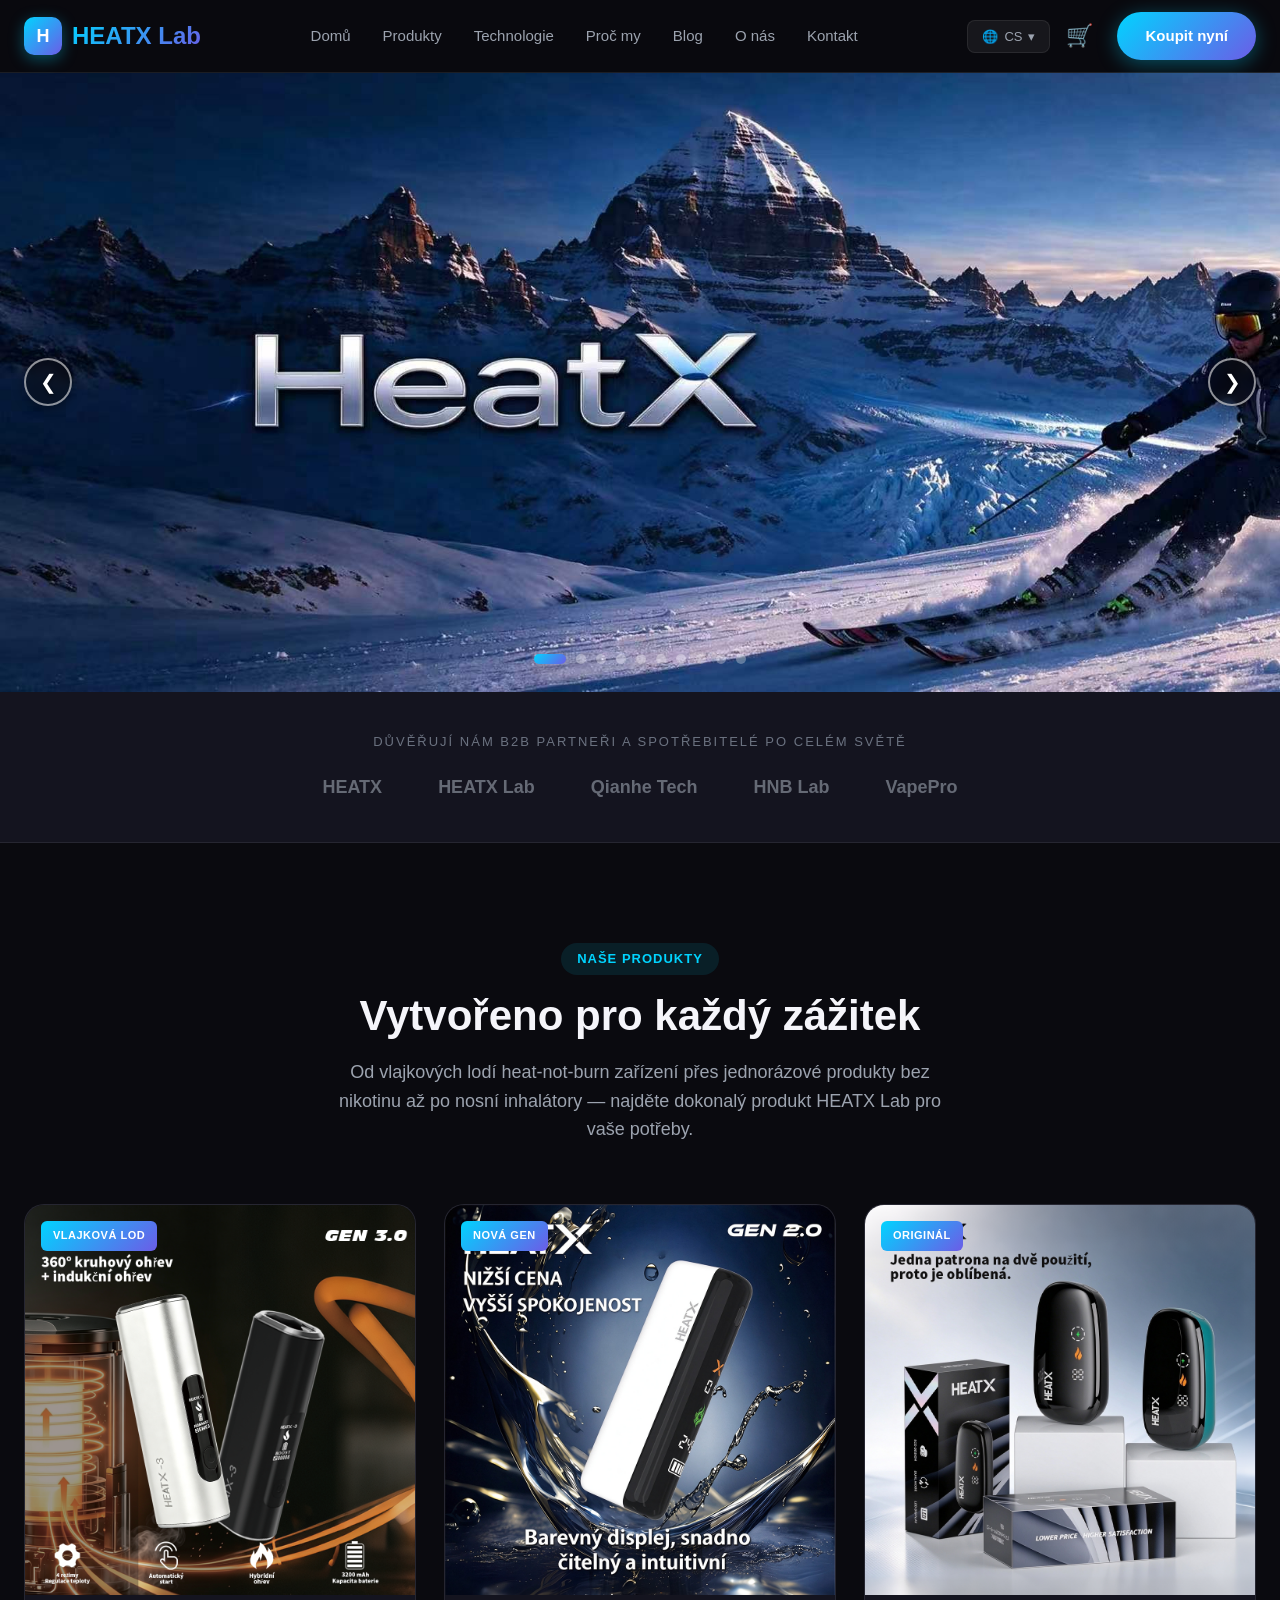
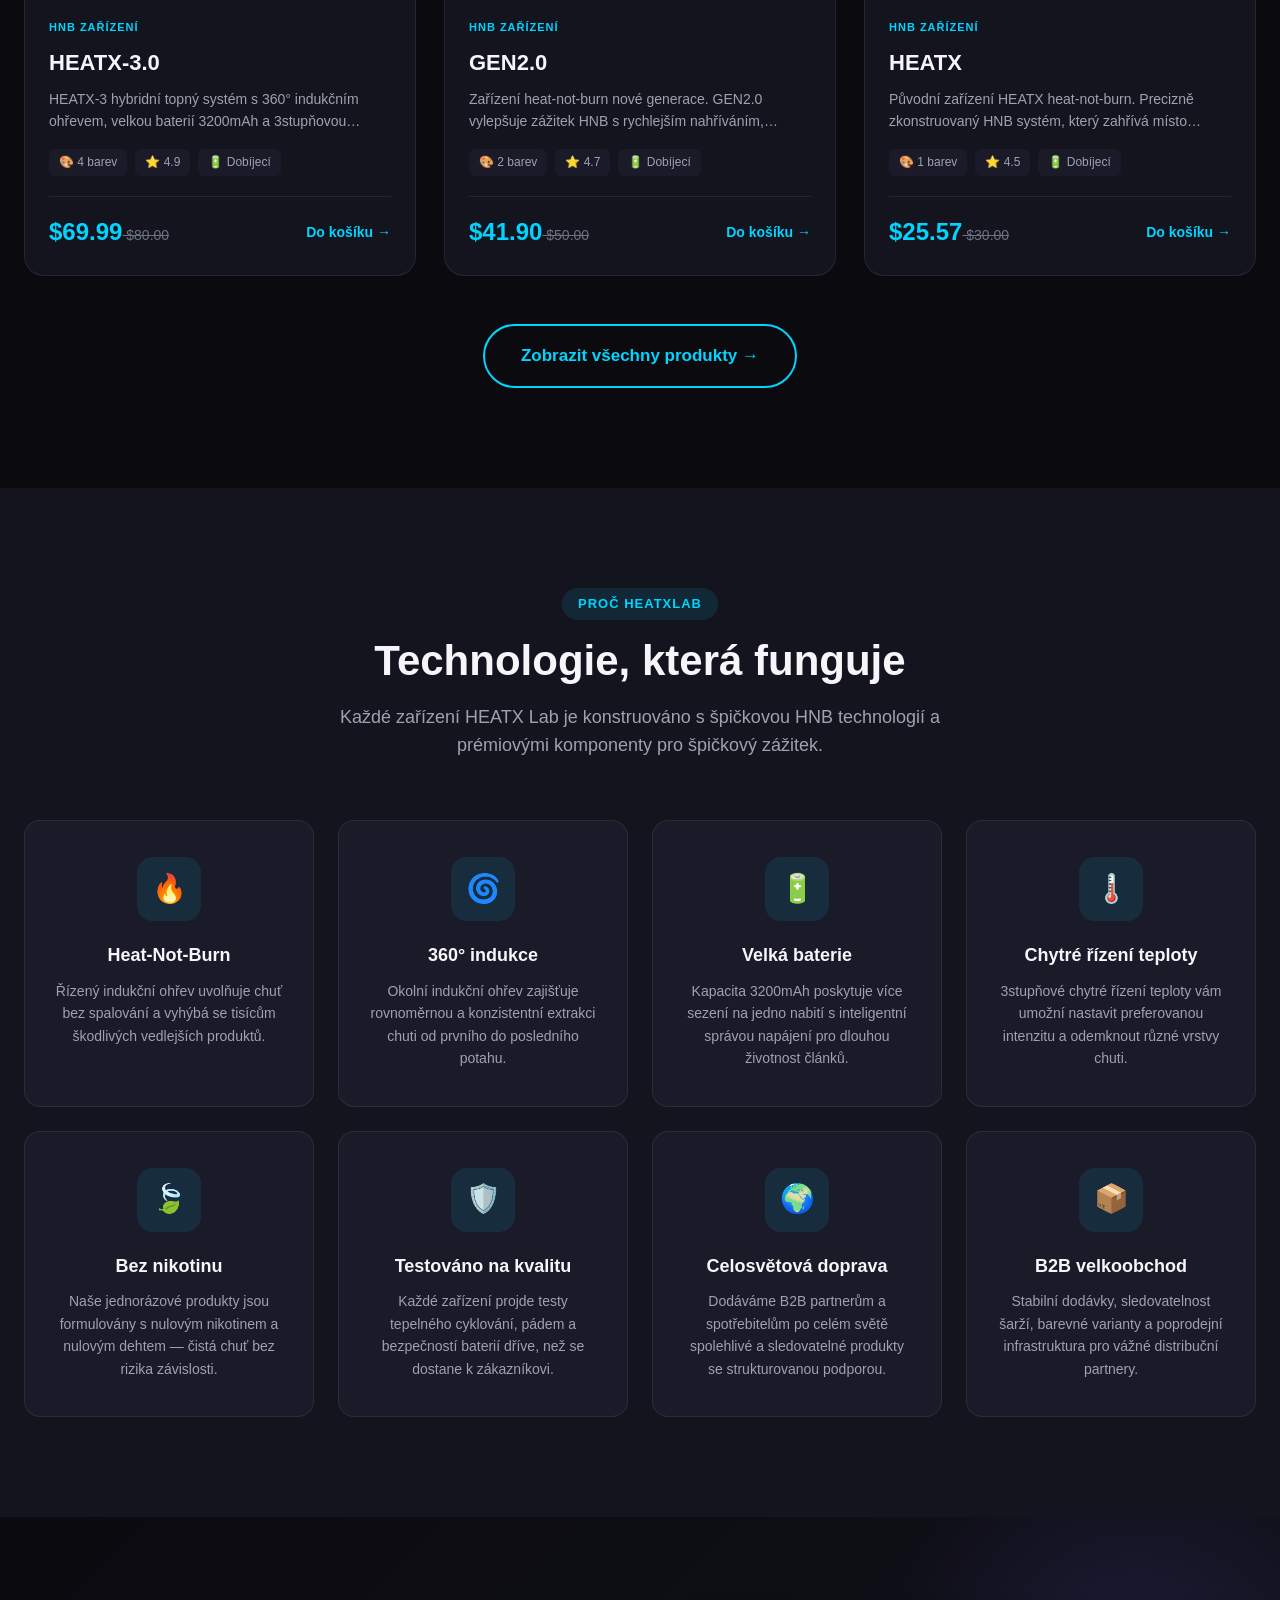
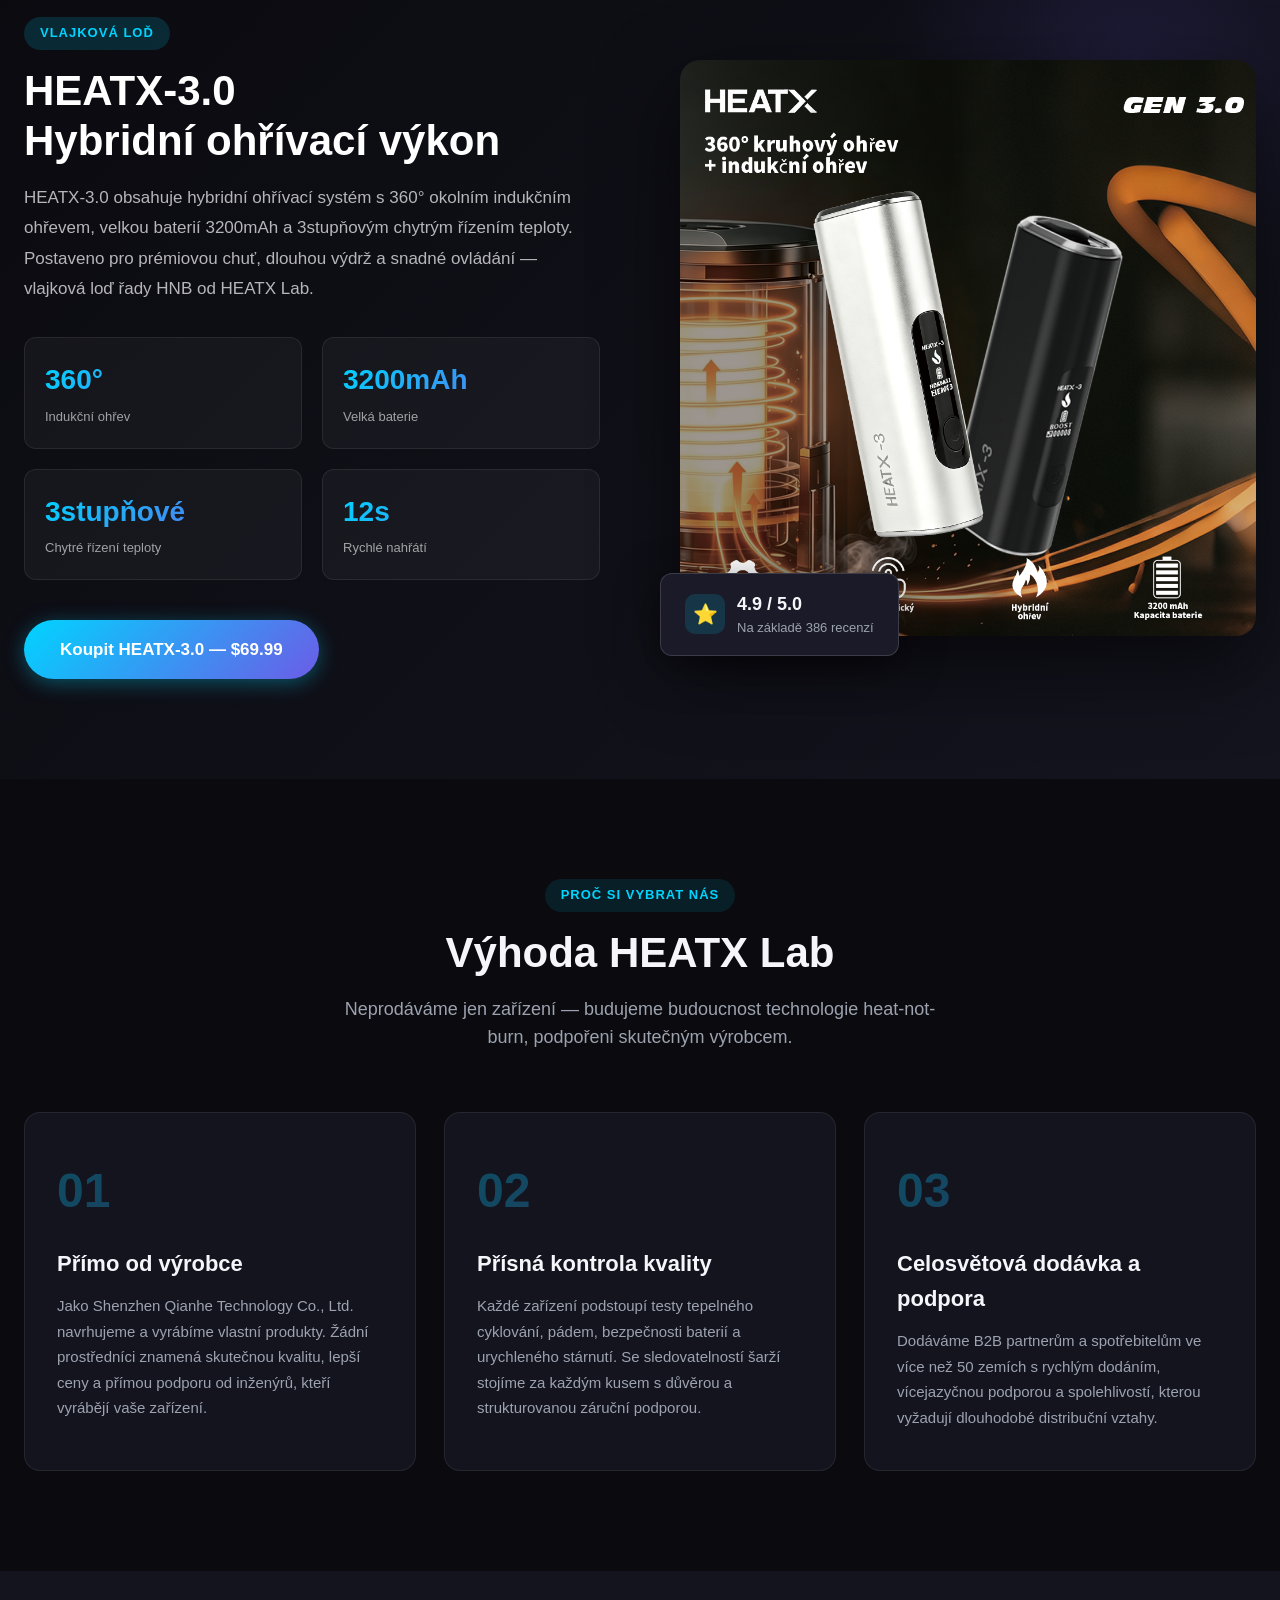
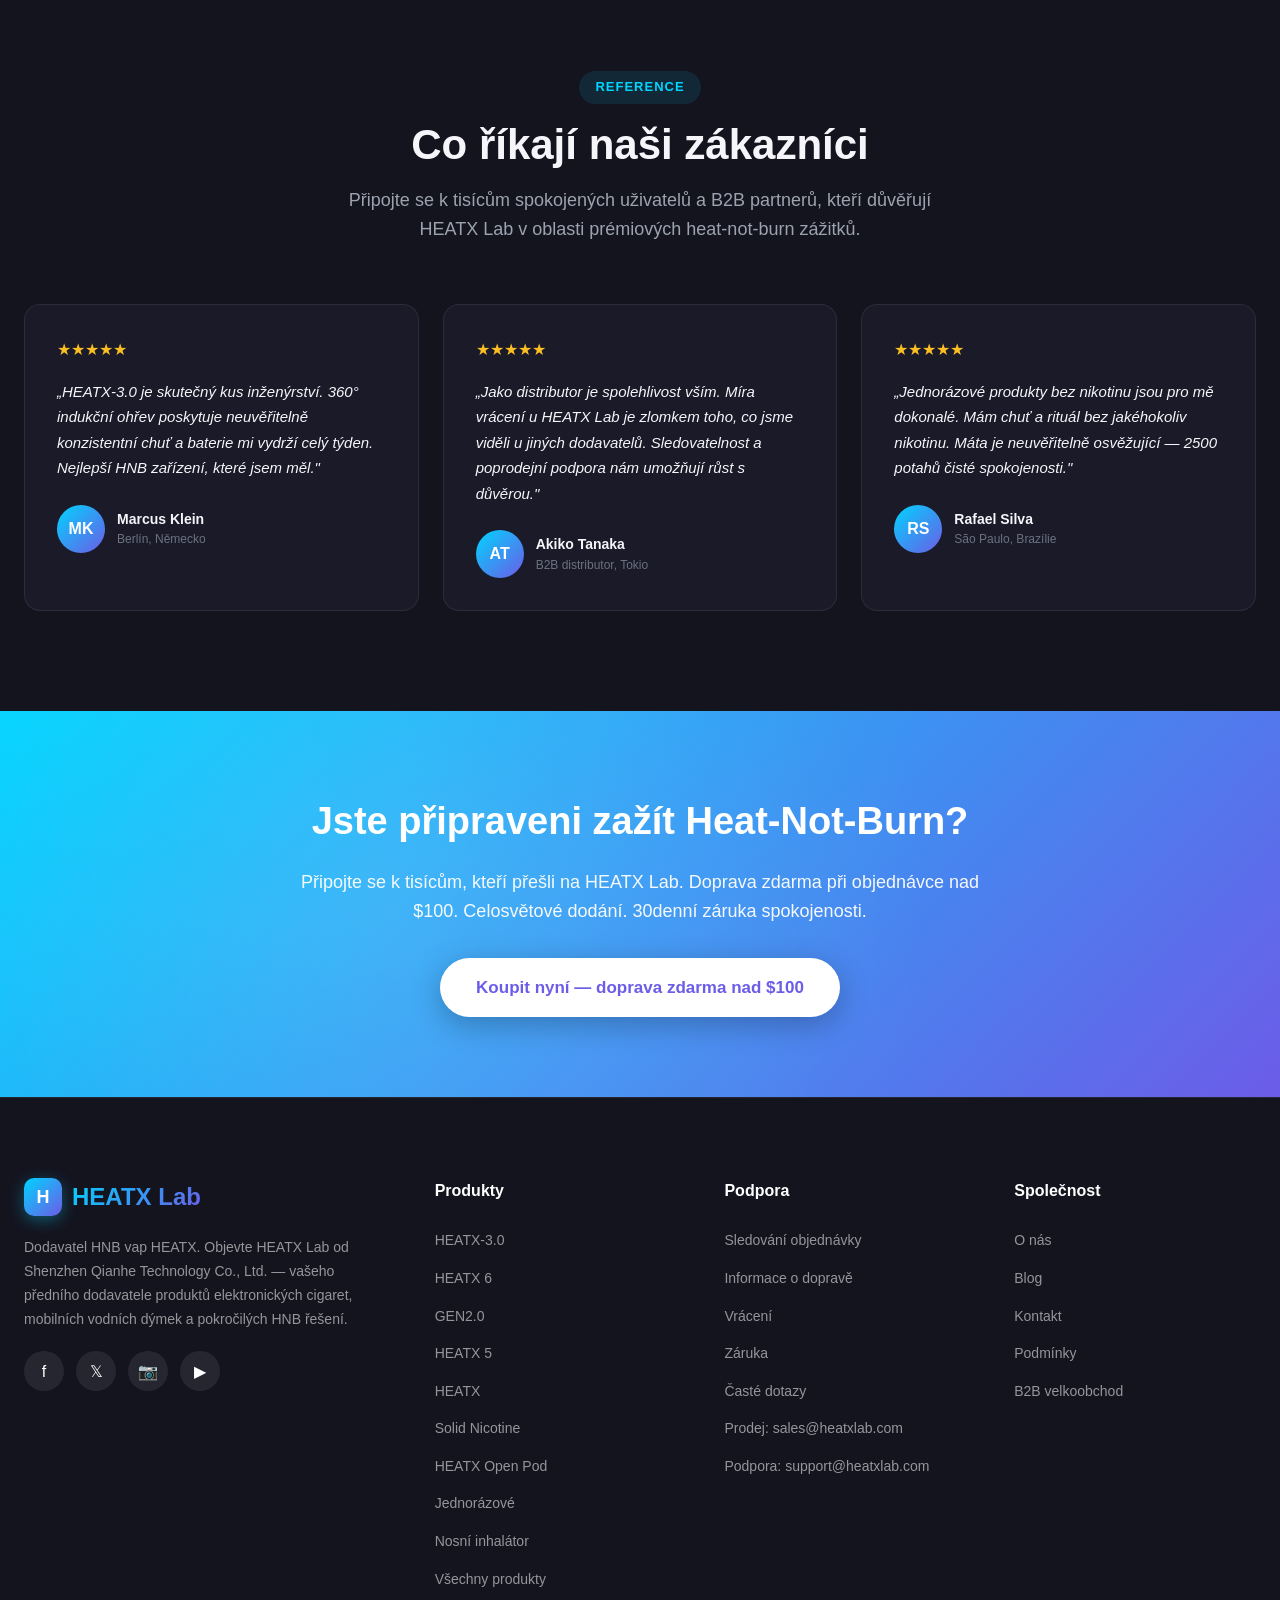
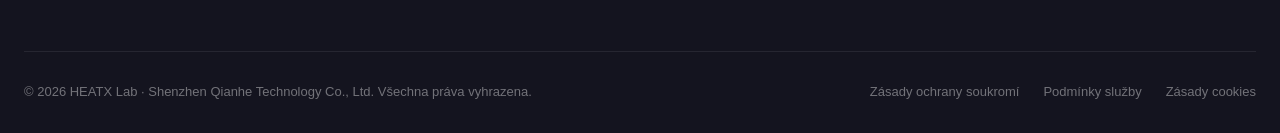
<file: site/index.html>
<!DOCTYPE html>
<html lang="cs">
<head>
  <meta charset="UTF-8">
  <meta name="viewport" content="width=device-width, initial-scale=1.0">
  <meta name="description" content="Objevte HEATX Lab od Shenzhen Qianhe Technology Co., Ltd., vašeho předního dodavatele produktů elektronických cigaret. Prozkoumejte naše mobilní vodní dýmky a pokročilá HNB řezení.">
  <meta name="keywords" content="dodavatel produktů elektronických cigaret, HEATX Lab, mobilní vodní dýmka, Shenzhen Qianhe Technology Co., HNB, HEATX">
  <meta name="author" content="HEATX Lab">
  <meta property="og:title" content="HEATX Lab - dodavatel HNB vap">
  <meta property="og:description" content="Přední dodavatel produktů elektronických cigaret. Prozkoumejte naše mobilní vodní dýmky a pokročilá HNB řešení.">
  <meta property="og:image" content="https://heatxlab.com/assets/hero-banner.jpg">
  <meta property="og:type" content="website">
  <title>HEATX Lab - dodavatel HNB vap | prémiová zařízení Heat-Not-Burn</title>
  <link rel="stylesheet" href="css/style.css">
  <link rel="stylesheet" href="css/ecommerce.css">
  <link rel="icon" type="image/svg+xml" href="data:image/svg+xml,%3Csvg xmlns='http://www.w3.org/2000/svg' viewBox='0 0 100 100'%3E%3Cdefs%3E%3ClinearGradient id='g' x1='0' y1='0' x2='1' y2='1'%3E%3Cstop offset='0' stop-color='%2300d4ff'/%3E%3Cstop offset='1' stop-color='%236c5ce7'/%3E%3C/linearGradient%3E%3C/defs%3E%3Crect width='100' height='100' rx='22' fill='url(%23g)'/%3E%3Ctext x='50' y='68' font-family='Arial' font-size='58' font-weight='bold' text-anchor='middle' fill='white'%3EH%3C/text%3E%3C/svg%3E">
</head>
<body>

  <!-- ========== Header ========== -->
  <header class="header" id="header">
    <div class="container">
      <nav class="nav">
        <a href="/" class="logo">
          <div class="logo-icon">H</div>
          <span>HEATX Lab</span>
        </a>

        <div class="nav-links">
          <a href="/index.html">Domů</a>
          <a href="/products.html">Produkty</a>
          <a href="/#features">Technologie</a>
          <a href="/#why">Proč my</a>
          <a href="/blog.html">Blog</a>
          <a href="/about.html">O nás</a>
          <a href="/contact.html">Kontakt</a>
        </div>

        <div class="nav-cta">
          <div class="lang-switch">
            <button class="lang-btn" id="langBtn">
              <span>🌐</span>
              <span class="lang-current">CS</span>
              <span>▾</span>
            </button>
            <div class="lang-dropdown" id="langDropdown">
              <div class="lang-option" data-code="EN">English</div>
              <div class="lang-option" data-code="AR">العربية (Arabic)</div>
              <div class="lang-option" data-code="ID">Bahasa Indonesia</div>
              <div class="lang-option" data-code="IT">Italiano</div>
              <div class="lang-option" data-code="JA">日本語 (Japanese)</div>
              <div class="lang-option" data-code="KO">한국어 (Korean)</div>
              <div class="lang-option" data-code="PL">Polski</div>
              <div class="lang-option" data-code="RU">Русский (Russian)</div>
              <div class="lang-option" data-code="DE">Deutsch</div>
              <div class="lang-option active" data-code="CS">Čeština</div>
            </div>
          </div>
          <a href="/cart.html" class="cart-icon-link">
            <span class="cart-icon">🛒</span>
            <span class="cart-badge" id="cartBadge" style="display:none;">0</span>
          </a>
          <a href="/products.html" class="btn btn-primary">Koupit nyní</a>
          <div class="mobile-menu-btn" id="mobileMenuBtn">
            <span></span><span></span><span></span>
          </div>
        </div>
      </nav>
    </div>
  </header>

  <!-- ========== Carousel Section ========== -->
  <section class="carousel-section" id="carousel">
    <div class="carousel" id="mainCarousel">
      <!-- Slide 1: 附件1.png（hero-1-v2 滑雪 HeatX）— cover 满幅填充无留白不拉伸；left center 定位保证左侧 HeatX logo 在窄屏下也不被裁切 -->
      <div class="carousel-slide active" style="background-image:url('assets/hero-1-v2.jpg'); background-size:cover; background-position:left center; background-repeat:no-repeat;">
        <h1 style="position:absolute;width:1px;height:1px;margin:-1px;padding:0;overflow:hidden;clip:rect(0 0 0 0);white-space:nowrap;border:0;z-index:2;">Vybavení pro každou expedici</h1>
      </div>

      <!-- Slide 2: 附件2.png（hero-2-v2 雪山产品）— 画布外扩至 3.10:1 与容器同比例：原图完整居中零裁切，左右缺失区用边缘延展+虚化填充，无留白不拉伸 -->
      <div class="carousel-slide" style="background-image:url('assets/hero-2-v2.jpg'); background-size:cover; background-position:center center; background-repeat:no-repeat;">
      </div>

      <!-- Slide 3: 附件3.png（hero-3-v2 绿山产品）— 画布外扩至 3.10:1 与容器同比例：原图完整居中零裁切，左右缺失区用边缘延展+虚化填充，无留白不拉伸 -->
      <div class="carousel-slide" style="background-image:url('assets/hero-3-v2.jpg'); background-size:cover; background-position:center center; background-repeat:no-repeat;">
      </div>

      <!-- Slide 4: 附件2-1.png（hero-4-v2 GEN 2.0）— 画布外扩至 3.10:1 与容器同比例：原图完整居中零裁切，左右缺失区用边缘延展+虚化填充，无留白不拉伸 -->
      <div class="carousel-slide" style="background-image:url('assets/hero-4-v2.jpg'); background-size:cover; background-position:center center; background-repeat:no-repeat;">
      </div>

      <!-- Slide 5: 附件5.png（hero-5-v2 火山 HeatX）— cover 满幅填充无留白不拉伸；left center 定位保证左侧 HeatX logo 在窄屏下也不被裁切 -->
      <div class="carousel-slide" style="background-image:url('assets/hero-5-v2.jpg'); background-size:cover; background-position:left center; background-repeat:no-repeat;">
      </div>

      <!-- Slide 6: 附件3-1.png（hero-6-v3 GEN 3.0）— 画布外扩至 3.10:1 与容器同比例：原图完整居中零裁切，左右缺失区用边缘延展+虚化填充，无留白不拉伸 -->
      <div class="carousel-slide" style="background-image:url('assets/hero-6-v3.jpg'); background-size:cover; background-position:center center; background-repeat:no-repeat;">
      </div>

      <!-- Slide 7: HEATX Flagship -->
      <div class="carousel-slide" style="background-image: url('assets/hero-banner.jpg');">
        <div class="carousel-overlay">
          <div class="carousel-content">
            <span class="carousel-tag">HNB technologie HEATX</span>
            <h2 class="carousel-title">Budoucnost technologie <span class="grad">Heat-Not-Burn</span></h2>
            <p class="carousel-subtitle">
              Objevte HEATX Lab — vašeho předního dodavatele produktů elektronických cigaret.
              Pokročilá HNB zařízení, mobilní vodní dýmky a jednorázové produkty bez nikotinu
              vyráběné v Šen-čenu pro celý svět.
            </p>
            <a href="/products.html" class="btn btn-primary btn-large">Prozkoumat produkty</a>
          </div>
        </div>
      </div>

      <!-- Slide 8: HEATX-3.0 Flagship -->
      <div class="carousel-slide" style="background-image: url('assets/heatx-3-0.jpg'); background-position: right center;">
        <div class="carousel-overlay">
          <div class="carousel-content">
            <span class="carousel-tag">Vlajková loď · HEATX-3.0</span>
            <h2 class="carousel-title">360° indukční <span class="grad">ohřev</span></h2>
            <p class="carousel-subtitle">
              Velká baterie 3200mAh, 3stupňové chytré řízení teploty a hybridní ohřívací
              systém, který poskytuje konzistentní chuť od prvního do posledního potahu.
            </p>
            <a href="/product.html?id=heatx-3" class="btn btn-primary btn-large">Koupit HEATX-3.0 — $69.99</a>
          </div>
        </div>
      </div>

      <!-- Slide 9: Disposables -->
      <div class="carousel-slide" style="background-image: url('assets/disposables.jpg'); background-position: right center;">
        <div class="carousel-overlay">
          <div class="carousel-content">
            <span class="carousel-tag">2500 potahů · Bez nikotinu</span>
            <h2 class="carousel-title">Chuť bez <span class="grad">kompromisů</span></h2>
            <p class="carousel-subtitle">
              Šest živých příchutí — vodní meloun, hroznové víno, zelené hrozny, broskev, máta, liči.
              2500 potahů čisté chuti s nulovým nikotinem a nulovým dehtem.
            </p>
            <a href="/products.html" class="btn btn-primary btn-large">Koupit jednorázové</a>
          </div>
        </div>
      </div>

      <!-- Slide 10: B2B / Wholesale -->
      <div class="carousel-slide" style="background-image: url('assets/gen2-0.jpg'); background-position: right center;">
        <div class="carousel-overlay">
          <div class="carousel-content">
            <span class="carousel-tag">B2B a velkoobchod</span>
            <h2 class="carousel-title">Váš důvěryhodný <span class="grad">dodavatel HNB</span></h2>
            <p class="carousel-subtitle">
              Shenzhen Qianhe Technology Co., Ltd. dodává spolehlivá a sledovatelná HNB
              zařízení po celém světě. Vytvořeno pro partnery, kteří vyžadují kvalitu a konzistenci.
            </p>
            <a href="/contact.html" class="btn btn-primary btn-large">Vyžádat velkoobchodní nabídku</a>
          </div>
        </div>
      </div>
    </div>

    <!-- Carousel Navigation -->
    <button class="carousel-arrow carousel-prev" id="carouselPrev" aria-label="Předchozí snímek">❮</button>
    <button class="carousel-arrow carousel-next" id="carouselNext" aria-label="Další snímek">❯</button>

    <!-- Carousel Dots -->
    <div class="carousel-dots" id="carouselDots"></div>
  </section>

  <!-- ========== Brands / Trust Bar ========== -->
  <section class="brands">
    <div class="container">
      <p class="brands-text">Důvěřují nám B2B partneři a spotřebitelé po celém světě</p>
      <div class="brands-logos">
        <div class="brand-logo">HEATX</div>
        <div class="brand-logo">HEATX Lab</div>
        <div class="brand-logo">Qianhe Tech</div>
        <div class="brand-logo">HNB Lab</div>
        <div class="brand-logo">VapePro</div>
      </div>
    </div>
  </section>

  <!-- ========== Products Section ========== -->
  <section class="section" id="products">
    <div class="container">
      <div class="section-header">
        <div class="section-tag">NAŠE PRODUKTY</div>
        <h2 class="section-title">Vytvořeno pro každý zážitek</h2>
        <p class="section-desc">
          Od vlajkových lodí heat-not-burn zařízení přes jednorázové produkty bez nikotinu
          až po nosní inhalátory — najděte dokonalý produkt HEATX Lab pro vaše potřeby.
        </p>
      </div>

      <div class="products-grid" id="featuredProducts">
        <!-- Filled by JS -->
      </div>

      <div style="text-align:center;margin-top:48px;">
        <a href="/products.html" class="btn btn-outline btn-large">Zobrazit všechny produkty →</a>
      </div>
    </div>
  </section>

  <!-- ========== Features Section ========== -->
  <section class="section section-dark" id="features">
    <div class="container">
      <div class="section-header">
        <div class="section-tag">PROČ HEATXLAB</div>
        <h2 class="section-title">Technologie, která funguje</h2>
        <p class="section-desc">
          Každé zařízení HEATX Lab je konstruováno s špičkovou HNB technologií a
          prémiovými komponenty pro špičkový zážitek.
        </p>
      </div>

      <div class="features-grid">
        <div class="feature-card">
          <div class="feature-icon">🔥</div>
          <h3>Heat-Not-Burn</h3>
          <p>Řízený indukční ohřev uvolňuje chuť bez spalování a vyhýbá se tisícům škodlivých vedlejších produktů.</p>
        </div>

        <div class="feature-card">
          <div class="feature-icon">🌀</div>
          <h3>360° indukce</h3>
          <p>Okolní indukční ohřev zajišťuje rovnoměrnou a konzistentní extrakci chuti od prvního do posledního potahu.</p>
        </div>

        <div class="feature-card">
          <div class="feature-icon">🔋</div>
          <h3>Velká baterie</h3>
          <p>Kapacita 3200mAh poskytuje více sezení na jedno nabití s inteligentní správou napájení pro dlouhou životnost článků.</p>
        </div>

        <div class="feature-card">
          <div class="feature-icon">🌡️</div>
          <h3>Chytré řízení teploty</h3>
          <p>3stupňové chytré řízení teploty vám umožní nastavit preferovanou intenzitu a odemknout různé vrstvy chuti.</p>
        </div>

        <div class="feature-card">
          <div class="feature-icon">🍃</div>
          <h3>Bez nikotinu</h3>
          <p>Naše jednorázové produkty jsou formulovány s nulovým nikotinem a nulovým dehtem — čistá chuť bez rizika závislosti.</p>
        </div>

        <div class="feature-card">
          <div class="feature-icon">🛡️</div>
          <h3>Testováno na kvalitu</h3>
          <p>Každé zařízení projde testy tepelného cyklování, pádem a bezpečností baterií dříve, než se dostane k zákazníkovi.</p>
        </div>

        <div class="feature-card">
          <div class="feature-icon">🌍</div>
          <h3>Celosvětová doprava</h3>
          <p>Dodáváme B2B partnerům a spotřebitelům po celém světě spolehlivé a sledovatelné produkty se strukturovanou podporou.</p>
        </div>

        <div class="feature-card">
          <div class="feature-icon">📦</div>
          <h3>B2B velkoobchod</h3>
          <p>Stabilní dodávky, sledovatelnost šarží, barevné varianty a poprodejní infrastruktura pro vážné distribuční partnery.</p>
        </div>
      </div>
    </div>
  </section>

  <!-- ========== Flagship Product Section ========== -->
  <section class="flagship" id="flagship">
    <div class="container">
      <div class="flagship-content">
        <div class="flagship-text">
          <div class="section-tag">VLAJKOVÁ LOĎ</div>
          <h2 class="section-title">HEATX-3.0<br>Hybridní ohřívací výkon</h2>
          <p class="flagship-desc">
            HEATX-3.0 obsahuje hybridní ohřívací systém s 360° okolním indukčním
            ohřevem, velkou baterií 3200mAh a 3stupňovým chytrým řízením teploty. Postaveno
            pro prémiovou chuť, dlouhou výdrž a snadné ovládání — vlajková loď řady
            HNB od HEATX Lab.
          </p>

          <div class="flagship-specs">
            <div class="flagship-spec">
              <div class="flagship-spec-value">360°</div>
              <div class="flagship-spec-label">Indukční ohřev</div>
            </div>
            <div class="flagship-spec">
              <div class="flagship-spec-value">3200mAh</div>
              <div class="flagship-spec-label">Velká baterie</div>
            </div>
            <div class="flagship-spec">
              <div class="flagship-spec-value">3stupňové</div>
              <div class="flagship-spec-label">Chytré řízení teploty</div>
            </div>
            <div class="flagship-spec">
              <div class="flagship-spec-value">12s</div>
              <div class="flagship-spec-label">Rychlé nahřátí</div>
            </div>
          </div>

          <a href="/product.html?id=heatx-3" class="btn btn-primary btn-large">Koupit HEATX-3.0 — $69.99</a>
        </div>

        <div class="flagship-image">
          <img src="assets/heatx-3-0.jpg" alt="HEATX Lab HEATX-3.0 vlajkové HNB zařízení">
          <div class="flagship-float">
            <div class="flagship-float-icon">⭐</div>
            <div>
              <div class="flagship-float-value">4.9 / 5.0</div>
              <div class="flagship-float-text">Na základě 386 recenzí</div>
            </div>
          </div>
        </div>
      </div>
    </div>
  </section>

  <!-- ========== Why Choose Us ========== -->
  <section class="section" id="why">
    <div class="container">
      <div class="section-header">
        <div class="section-tag">PROČ SI VYBRAT NÁS</div>
        <h2 class="section-title">Výhoda HEATX Lab</h2>
        <p class="section-desc">
          Neprodáváme jen zařízení — budujeme budoucnost technologie heat-not-burn,
          podpořeni skutečným výrobcem.
        </p>
      </div>

      <div class="why-grid">
        <div class="why-card">
          <div class="why-number">01</div>
          <h3>Přímo od výrobce</h3>
          <p>
            Jako Shenzhen Qianhe Technology Co., Ltd. navrhujeme a vyrábíme vlastní produkty.
            Žádní prostředníci znamená skutečnou kvalitu, lepší ceny a přímou podporu od
            inženýrů, kteří vyrábějí vaše zařízení.
          </p>
        </div>

        <div class="why-card">
          <div class="why-number">02</div>
          <h3>Přísná kontrola kvality</h3>
          <p>
            Každé zařízení podstoupí testy tepelného cyklování, pádem, bezpečnosti baterií
            a urychleného stárnutí. Se sledovatelností šarží stojíme za každým kusem s
            důvěrou a strukturovanou záruční podporou.
          </p>
        </div>

        <div class="why-card">
          <div class="why-number">03</div>
          <h3>Celosvětová dodávka a podpora</h3>
          <p>
            Dodáváme B2B partnerům a spotřebitelům ve více než 50 zemích s rychlým dodáním,
            vícejazyčnou podporou a spolehlivostí, kterou vyžadují dlouhodobé distribuční
            vztahy.
          </p>
        </div>
      </div>
    </div>
  </section>

  <!-- ========== Testimonials ========== -->
  <section class="section testimonials" id="reviews">
    <div class="container">
      <div class="section-header">
        <div class="section-tag">REFERENCE</div>
        <h2 class="section-title">Co říkají naši zákazníci</h2>
        <p class="section-desc">
          Připojte se k tisícům spokojených uživatelů a B2B partnerů, kteří důvěřují
          HEATX Lab v oblasti prémiových heat-not-burn zážitků.
        </p>
      </div>

      <div class="testimonials-grid">
        <div class="testimonial-card">
          <div class="testimonial-stars">★★★★★</div>
          <p class="testimonial-text">
            „HEATX-3.0 je skutečný kus inženýrství. 360° indukční ohřev poskytuje
            neuvěřitelně konzistentní chuť a baterie mi vydrží celý týden.
            Nejlepší HNB zařízení, které jsem měl."
          </p>
          <div class="testimonial-author">
            <div class="testimonial-avatar">MK</div>
            <div>
              <div class="testimonial-name">Marcus Klein</div>
              <div class="testimonial-role">Berlín, Německo</div>
            </div>
          </div>
        </div>

        <div class="testimonial-card">
          <div class="testimonial-stars">★★★★★</div>
          <p class="testimonial-text">
            „Jako distributor je spolehlivost vším. Míra vrácení u HEATX Lab je zlomkem
            toho, co jsme viděli u jiných dodavatelů. Sledovatelnost a poprodejní podpora
            nám umožňují růst s důvěrou."
          </p>
          <div class="testimonial-author">
            <div class="testimonial-avatar">AT</div>
            <div>
              <div class="testimonial-name">Akiko Tanaka</div>
              <div class="testimonial-role">B2B distributor, Tokio</div>
            </div>
          </div>
        </div>

        <div class="testimonial-card">
          <div class="testimonial-stars">★★★★★</div>
          <p class="testimonial-text">
            „Jednorázové produkty bez nikotinu jsou pro mě dokonalé. Mám chuť a rituál
            bez jakéhokoliv nikotinu. Máta je neuvěřitelně osvěžující —
            2500 potahů čisté spokojenosti."
          </p>
          <div class="testimonial-author">
            <div class="testimonial-avatar">RS</div>
            <div>
              <div class="testimonial-name">Rafael Silva</div>
              <div class="testimonial-role">São Paulo, Brazílie</div>
            </div>
          </div>
        </div>
      </div>
    </div>
  </section>

  <!-- ========== CTA Section ========== -->
  <section class="cta">
    <div class="container">
      <div class="cta-content">
        <h2>Jste připraveni zažít Heat-Not-Burn?</h2>
        <p>
          Připojte se k tisícům, kteří přešli na HEATX Lab. Doprava zdarma při objednávce
          nad $100. Celosvětové dodání. 30denní záruka spokojenosti.
        </p>
        <a href="/products.html" class="btn btn-primary btn-large">Koupit nyní — doprava zdarma nad $100</a>
      </div>
    </div>
  </section>

  <!-- ========== Footer ========== -->
  <footer class="footer">
    <div class="container">
      <div class="footer-grid">
        <div class="footer-brand">
          <div class="logo">
            <div class="logo-icon">H</div>
            <span>HEATX Lab</span>
          </div>
          <p>
            Dodavatel HNB vap HEATX. Objevte HEATX Lab od Shenzhen Qianhe Technology Co.,
            Ltd. — vašeho předního dodavatele produktů elektronických cigaret, mobilních
            vodních dýmek a pokročilých HNB řešení.
          </p>
          <div class="footer-social">
            <a href="https://www.facebook.com/heatxlab" class="social-icon" aria-label="Facebook" target="_blank" rel="noopener noreferrer">f</a>
            <a href="https://x.com/heatxlab" class="social-icon" aria-label="X" target="_blank" rel="noopener noreferrer">𝕏</a>
            <a href="https://www.instagram.com/heatxlab" class="social-icon" aria-label="Instagram" target="_blank" rel="noopener noreferrer">📷</a>
            <a href="https://www.youtube.com/@heatxlab" class="social-icon" aria-label="YouTube" target="_blank" rel="noopener noreferrer">▶</a>
          </div>
        </div>

        <div class="footer-col">
          <h4>Produkty</h4>
          <ul>
            <li><a href="/product.html?id=heatx-3">HEATX-3.0</a></li>
            <li><a href="/product.html?id=heatx-6">HEATX 6</a></li>
            <li><a href="/product.html?id=gen2">GEN2.0</a></li>
            <li><a href="/product.html?id=heatx-5">HEATX 5</a></li>
            <li><a href="/product.html?id=heatx">HEATX</a></li>
            <li><a href="/product.html?id=pioneering-solid-nicotine">Solid Nicotine</a></li>
            <li><a href="/product.html?id=heatx-open-pod">HEATX Open Pod</a></li>
            <li><a href="/products.html">Jednorázové</a></li>
            <li><a href="/product.html?id=nasal-inhaler">Nosní inhalátor</a></li>
            <li><a href="/products.html">Všechny produkty</a></li>
          </ul>
        </div>

        <div class="footer-col">
          <h4>Podpora</h4>
          <ul>
            <li><a href="/order-tracking.html">Sledování objednávky</a></li>
            <li><a href="/policies.html#shipping">Informace o dopravě</a></li>
            <li><a href="/policies.html#returns">Vrácení</a></li>
            <li><a href="/policies.html#warranty">Záruka</a></li>
            <li><a href="/policies.html#faq">Časté dotazy</a></li>
            <li><a href="mailto:sales@heatxlab.com">Prodej: sales@heatxlab.com</a></li>
            <li><a href="mailto:support@heatxlab.com">Podpora: support@heatxlab.com</a></li>
          </ul>
        </div>

        <div class="footer-col">
          <h4>Společnost</h4>
          <ul>
            <li><a href="/about.html">O nás</a></li>
            <li><a href="/blog.html">Blog</a></li>
            <li><a href="/contact.html">Kontakt</a></li>
            <li><a href="/policies.html">Podmínky</a></li>
            <li><a href="/policies.html#wholesale">B2B velkoobchod</a></li>
          </ul>
        </div>
      </div>

      <div class="footer-bottom">
        <p>© 2026 HEATX Lab · Shenzhen Qianhe Technology Co., Ltd. Všechna práva vyhrazena.</p>
        <div class="footer-links">
          <a href="/policies.html#privacy">Zásady ochrany soukromí</a>
          <a href="/policies.html#terms">Podmínky služby</a>
          <a href="/policies.html#cookies">Zásady cookies</a>
        </div>
      </div>
    </div>
  </footer>

  <script src="js/store.js?v=20260927"></script>
  <script>
    function renderFeaturedProducts() {
      const featuredIds = ["heatx-3", "gen2", "heatx"];
      const featured = featuredIds.map(id => getProductById(id)).filter(Boolean);
      const container = document.getElementById("featuredProducts");
      if (!container) return;

      container.innerHTML = featured.map(product => {
        const colorLabel = product.options.color && product.options.color.length
          ? `🎨 ${product.options.color.length} barev`
          : `⚡ ${product.specs.puffs || 'HNB'}`;
        return `
          <div class="product-card" onclick="window.location.href='/product.html?id=${product.id}'">
            <div class="product-image">
              <span class="product-tag ${product.tag === 'NEW' ? 'new' : ''}">${product.tag}</span>
              <img src="${product.image}" alt="${product.name}">
            </div>
            <div class="product-info">
              <div class="product-category">${product.category}</div>
              <h3 class="product-name">${product.name}</h3>
              <p class="product-desc">${product.description}</p>
              <div class="product-specs">
                <span class="product-spec">${colorLabel}</span>
                <span class="product-spec">⭐ ${product.rating}</span>
                <span class="product-spec">🔋 ${product.specs.battery ? 'Dobíjecí' : 'Přednabité'}</span>
              </div>
              <div class="product-footer">
                <div class="product-price">${formatPrice(product.price)}<span> ${formatPrice(product.originalPrice)}</span></div>
                ${product.stock > 0
                  ? `<button class="product-link" onclick="event.stopPropagation(); quickAddToCart('${product.id}')">Do košíku →</button>`
                  : `<button class="product-link" disabled style="background:#999;cursor:not-allowed;opacity:0.7;">Vyprodáno</button>`
                }
              </div>
            </div>
          </div>
        `;
      }).join("");
    }

    function quickAddToCart(productId) {
      addToCart(productId, {});
      const toast = document.createElement("div");
      toast.style.cssText = "position:fixed;top:90px;right:24px;background:linear-gradient(135deg,#00d4ff,#6c5ce7);color:#fff;padding:16px 24px;border-radius:8px;font-size:16px;z-index:9999;box-shadow:0 4px 20px rgba(0,0,0,0.4);";
      toast.innerHTML = "✓ Přidáno do košíku! <a href='/cart.html' style='color:#fff;text-decoration:underline;margin-left:8px;'>Zobrazit košík</a>";
      document.body.appendChild(toast);
      setTimeout(() => toast.remove(), 3000);
    }

    renderFeaturedProducts();
  </script>
  <script src="js/main.js"></script>
</body>
</html>
</file>
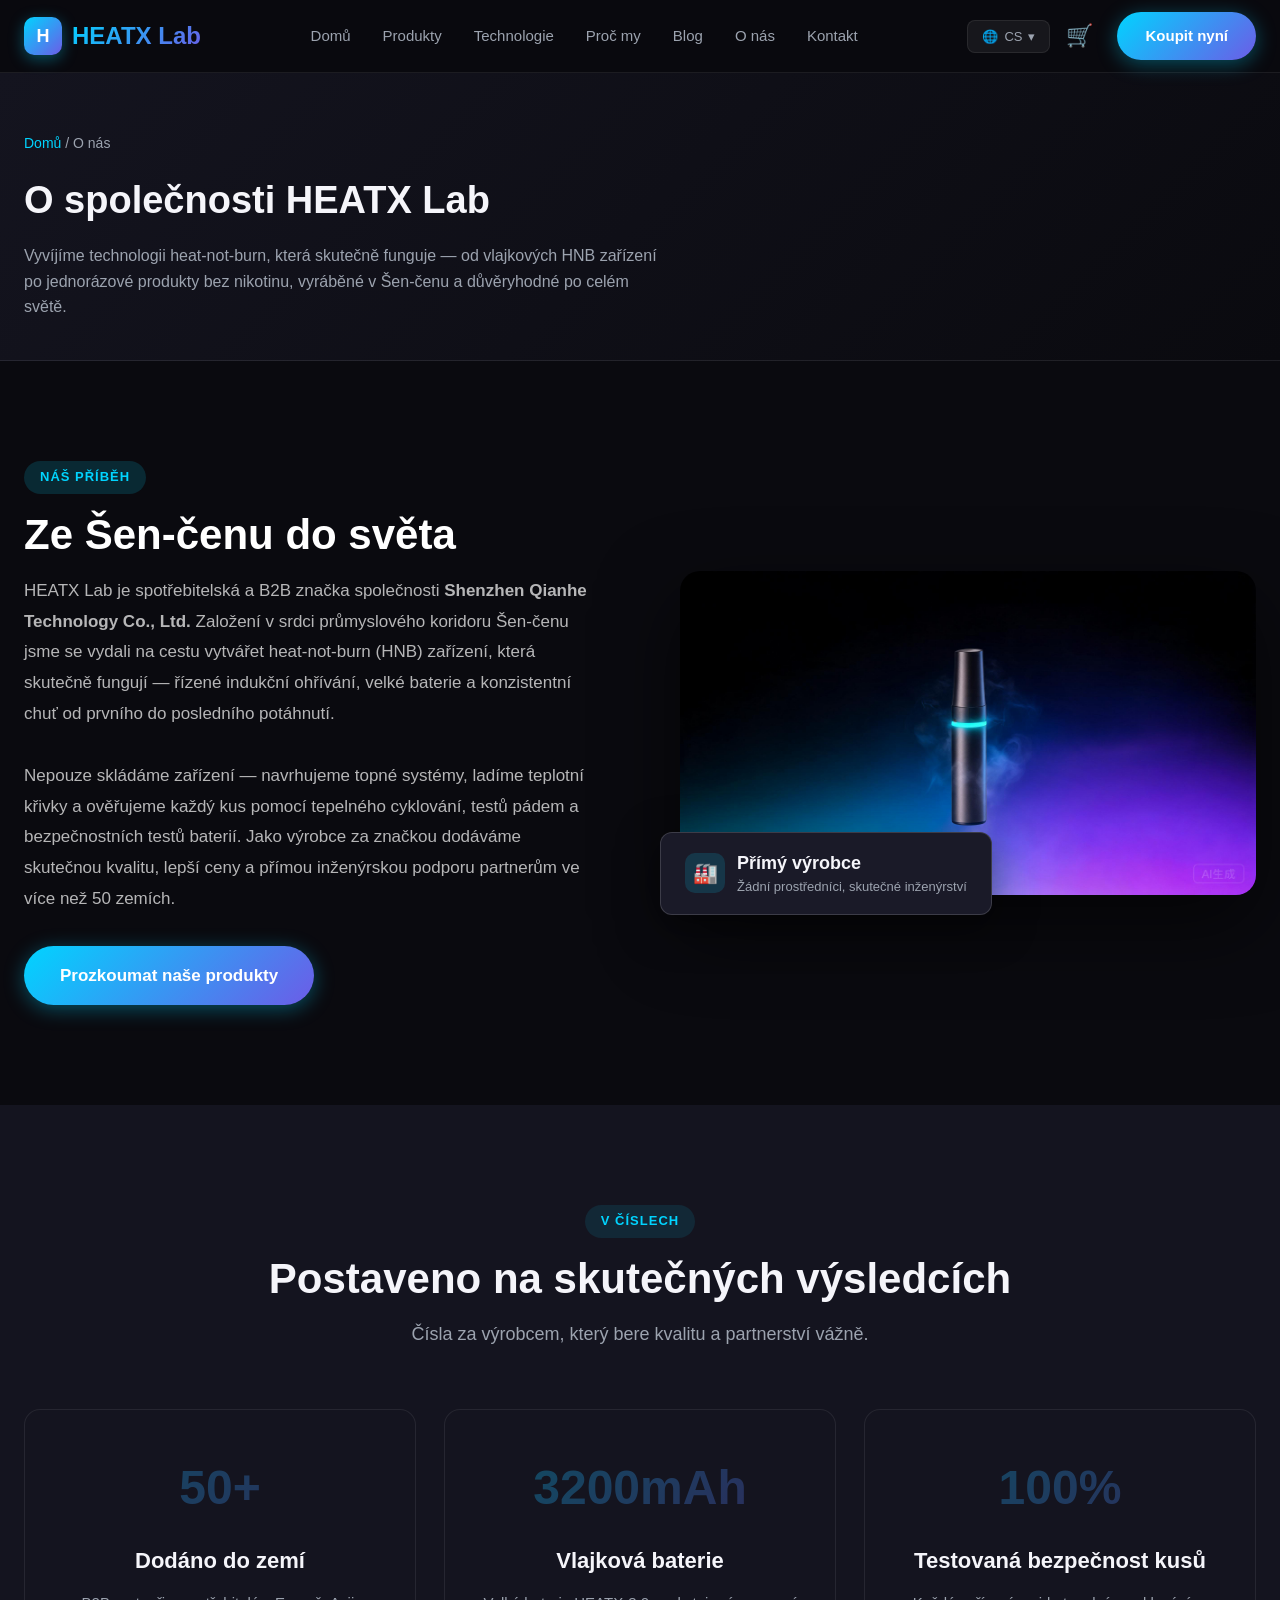
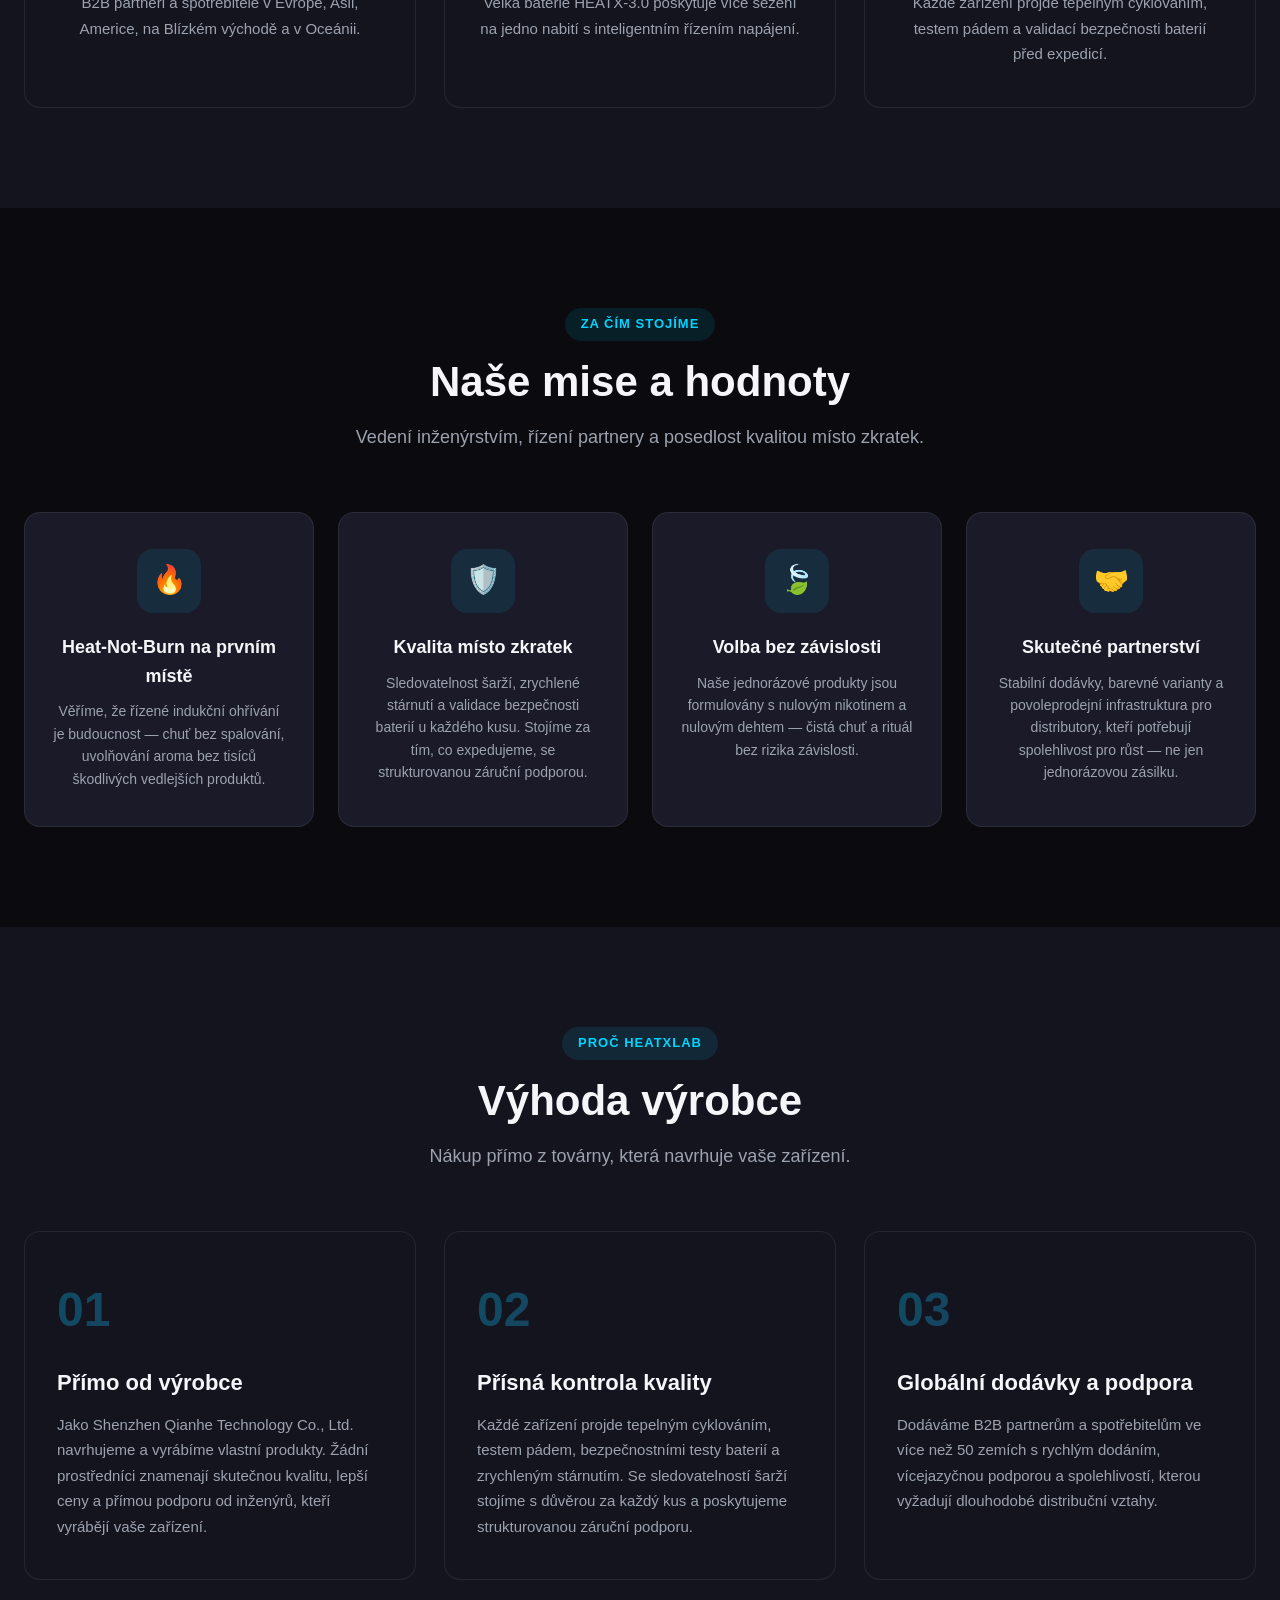
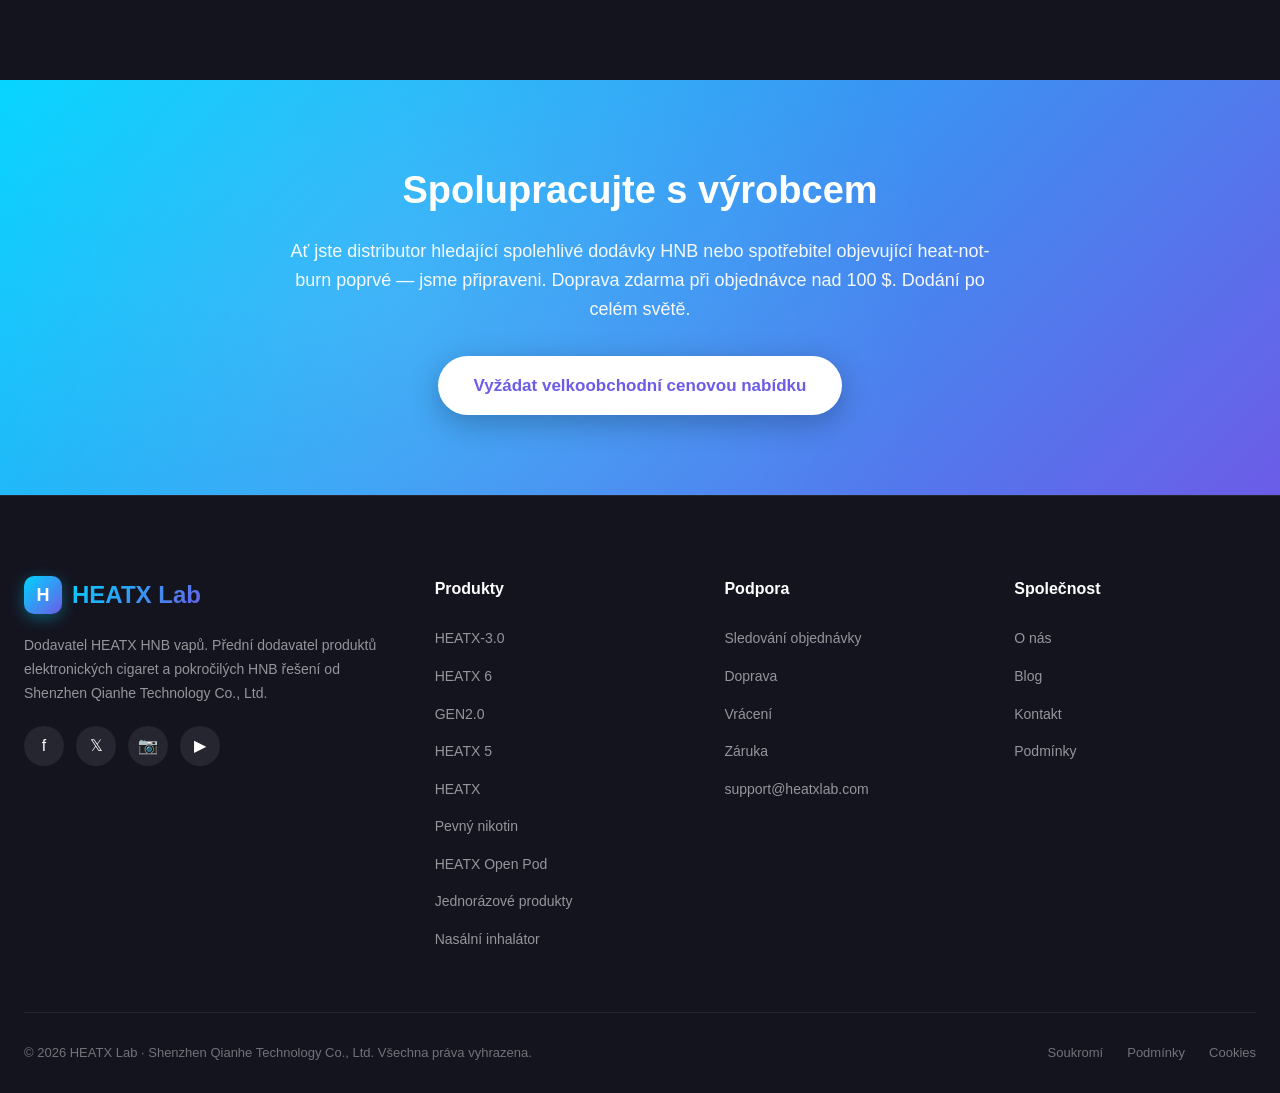
<file: site/about.html>
<!DOCTYPE html>
<html lang="cs">
<head>
  <meta charset="UTF-8">
  <meta name="viewport" content="width=device-width, initial-scale=1.0">
  <meta name="description" content="O společnosti HEATX Lab — Shenzhen Qianhe Technology Co., Ltd. Navrhujeme a vyrábíme heat-not-burn (HNB) zařízení, jednorázové produkty bez nikotinu a nasální inhalátory důvěryhodné B2B partnery po celém světě.">
  <meta property="og:title" content="O nás - HEATX Lab | Výrobce HNB vapů v Šen-čenu">
  <meta property="og:image" content="https://heatxlab.com/assets/hero-banner.jpg">
  <meta name="keywords" content="about HEATX Lab, Shenzhen Qianhe Technology, HNB manufacturer, heat-not-burn company, HEATX maker">
  <title>O nás - HEATX Lab | Výrobce HNB vapů v Šen-čenu</title>
  <link rel="stylesheet" href="css/style.css">
  <link rel="stylesheet" href="css/ecommerce.css">
  <link rel="icon" type="image/svg+xml" href="data:image/svg+xml,%3Csvg xmlns='http://www.w3.org/2000/svg' viewBox='0 0 100 100'%3E%3Cdefs%3E%3ClinearGradient id='g' x1='0' y1='0' x2='1' y2='1'%3E%3Cstop offset='0' stop-color='%2300d4ff'/%3E%3Cstop offset='1' stop-color='%236c5ce7'/%3E/linearGradient%3E%3C/defs%3E%3Crect width='100' height='100' rx='22' fill='url(%23g)'/%3E%3Ctext x='50' y='68' font-family='Arial' font-size='58' font-weight='bold' text-anchor='middle' fill='white'%3EH%3C/text%3E%3C/svg%3E">
</head>
<body>

  <!-- ========== Header ========== -->
  <header class="header" id="header">
    <div class="container">
      <nav class="nav">
        <a href="/" class="logo"><div class="logo-icon">H</div><span>HEATX Lab</span></a>
        <div class="nav-links">
          <a href="/index.html">Domů</a>
          <a href="/products.html">Produkty</a>
          <a href="/index.html#features">Technologie</a>
          <a href="/index.html#why">Proč my</a>
          <a href="/blog.html">Blog</a>
          <a href="/about.html">O nás</a>
          <a href="/contact.html">Kontakt</a>
        </div>
        <div class="nav-cta">
          <div class="lang-switch">
            <button class="lang-btn" id="langBtn">
              <span>🌐</span>
              <span class="lang-current">CS</span>
              <span>▾</span>
            </button>
            <div class="lang-dropdown" id="langDropdown">
              <div class="lang-option" data-code="EN">English</div>
              <div class="lang-option active" data-code="CS">Čeština</div>
              <div class="lang-option" data-code="AR">العربية (Arabic)</div>
              <div class="lang-option" data-code="ID">Bahasa Indonesia</div>
              <div class="lang-option" data-code="IT">Italiano</div>
              <div class="lang-option" data-code="JA">日本語 (Japanese)</div>
              <div class="lang-option" data-code="KO">한국어 (Korean)</div>
              <div class="lang-option" data-code="PL">Polski</div>
              <div class="lang-option" data-code="RU">Русский (Russian)</div>
              <div class="lang-option" data-code="DE">Deutsch</div>
            </div>
          </div>
          <a href="/cart.html" class="cart-icon-link">
            <span class="cart-icon">🛒</span>
            <span class="cart-badge" id="cartBadge" style="display:none;">0</span>
          </a>
          <a href="/products.html" class="btn btn-primary">Koupit nyní</a>
          <div class="mobile-menu-btn" id="mobileMenuBtn"><span></span><span></span><span></span></div>
        </div>
      </nav>
    </div>
  </header>

  <!-- ========== Page Hero ========== -->
  <section class="page-hero">
    <div class="container">
      <div class="breadcrumb"><a href="/">Domů</a> / <span>O nás</span></div>
      <h1>O společnosti HEATX Lab</h1>
      <p>Vyvíjíme technologii heat-not-burn, která skutečně funguje — od vlajkových HNB zařízení po jednorázové produkty bez nikotinu, vyráběné v Šen-čenu a důvěryhodné po celém světě.</p>
    </div>
  </section>

  <!-- ========== Brand Story ========== -->
  <section class="section" id="story">
    <div class="container">
      <div class="flagship-content" style="grid-template-columns:1fr 1fr;align-items:center;">
        <div class="flagship-text">
          <div class="section-tag">NÁŠ PŘÍBĚH</div>
          <h2 class="section-title">Ze Šen-čenu do světa</h2>
          <p class="flagship-desc">
            HEATX Lab je spotřebitelská a B2B značka společnosti <strong>Shenzhen Qianhe Technology Co., Ltd.</strong>
            Založení v srdci průmyslového koridoru Šen-čenu jsme se vydali na cestu vytvářet heat-not-burn
            (HNB) zařízení, která skutečně fungují — řízené indukční ohřívání, velké baterie a
            konzistentní chuť od prvního do posledního potáhnutí.
          </p>
          <p class="flagship-desc">
            Nepouze skládáme zařízení — navrhujeme topné systémy, ladíme teplotní křivky
            a ověřujeme každý kus pomocí tepelného cyklování, testů pádem a bezpečnostních testů baterií. Jako
            výrobce za značkou dodáváme skutečnou kvalitu, lepší ceny a přímou
            inženýrskou podporu partnerům ve více než 50 zemích.
          </p>
          <a href="/products.html" class="btn btn-primary btn-large">Prozkoumat naše produkty</a>
        </div>
        <div class="flagship-image">
          <img src="assets/hero-banner.jpg" alt="HNB zařízení HEATX Lab vyvinutá v Šen-čenu">
          <div class="flagship-float">
            <div class="flagship-float-icon">🏭</div>
            <div>
              <div class="flagship-float-value">Přímý výrobce</div>
              <div class="flagship-float-text">Žádní prostředníci, skutečné inženýrství</div>
            </div>
          </div>
        </div>
      </div>
    </div>
  </section>

  <!-- ========== Stats ========== -->
  <section class="section section-dark" id="stats">
    <div class="container">
      <div class="section-header">
        <div class="section-tag">V ČÍSLECH</div>
        <h2 class="section-title">Postaveno na skutečných výsledcích</h2>
        <p class="section-desc">Čísla za výrobcem, který bere kvalitu a partnerství vážně.</p>
      </div>
      <div class="why-grid">
        <div class="why-card" style="text-align:center;">
          <div class="why-number" style="background:var(--gradient);-webkit-background-clip:text;background-clip:text;-webkit-text-fill-color:transparent;">50+</div>
          <h3>Dodáno do zemí</h3>
          <p>B2B partneři a spotřebitelé v Evropě, Asii, Americe, na Blízkém východě a v Oceánii.</p>
        </div>
        <div class="why-card" style="text-align:center;">
          <div class="why-number" style="background:var(--gradient);-webkit-background-clip:text;background-clip:text;-webkit-text-fill-color:transparent;">3200mAh</div>
          <h3>Vlajková baterie</h3>
          <p>Velká baterie HEATX-3.0 poskytuje více sezení na jedno nabití s inteligentním řízením napájení.</p>
        </div>
        <div class="why-card" style="text-align:center;">
          <div class="why-number" style="background:var(--gradient);-webkit-background-clip:text;background-clip:text;-webkit-text-fill-color:transparent;">100%</div>
          <h3>Testovaná bezpečnost kusů</h3>
          <p>Každé zařízení projde tepelným cyklováním, testem pádem a validací bezpečnosti baterií před expedicí.</p>
        </div>
      </div>
    </div>
  </section>

  <!-- ========== Mission / Values ========== -->
  <section class="section" id="values">
    <div class="container">
      <div class="section-header">
        <div class="section-tag">ZA ČÍM STOJÍME</div>
        <h2 class="section-title">Naše mise a hodnoty</h2>
        <p class="section-desc">Vedení inženýrstvím, řízení partnery a posedlost kvalitou místo zkratek.</p>
      </div>
      <div class="features-grid">
        <div class="feature-card">
          <div class="feature-icon">🔥</div>
          <h3>Heat-Not-Burn na prvním místě</h3>
          <p>Věříme, že řízené indukční ohřívání je budoucnost — chuť bez spalování, uvolňování aroma bez tisíců škodlivých vedlejších produktů.</p>
        </div>
        <div class="feature-card">
          <div class="feature-icon">🛡️</div>
          <h3>Kvalita místo zkratek</h3>
          <p>Sledovatelnost šarží, zrychlené stárnutí a validace bezpečnosti baterií u každého kusu. Stojíme za tím, co expedujeme, se strukturovanou záruční podporou.</p>
        </div>
        <div class="feature-card">
          <div class="feature-icon">🍃</div>
          <h3>Volba bez závislosti</h3>
          <p>Naše jednorázové produkty jsou formulovány s nulovým nikotinem a nulovým dehtem — čistá chuť a rituál bez rizika závislosti.</p>
        </div>
        <div class="feature-card">
          <div class="feature-icon">🤝</div>
          <h3>Skutečné partnerství</h3>
          <p>Stabilní dodávky, barevné varianty a povoleprodejní infrastruktura pro distributory, kteří potřebují spolehlivost pro růst — ne jen jednorázovou zásilku.</p>
        </div>
      </div>
    </div>
  </section>

  <!-- ========== Why Choose Us (reuse) ========== -->
  <section class="section section-dark" id="why-about">
    <div class="container">
      <div class="section-header">
        <div class="section-tag">PROČ HEATXLAB</div>
        <h2 class="section-title">Výhoda výrobce</h2>
        <p class="section-desc">Nákup přímo z továrny, která navrhuje vaše zařízení.</p>
      </div>
      <div class="why-grid">
        <div class="why-card">
          <div class="why-number">01</div>
          <h3>Přímo od výrobce</h3>
          <p>Jako Shenzhen Qianhe Technology Co., Ltd. navrhujeme a vyrábíme vlastní produkty. Žádní prostředníci znamenají skutečnou kvalitu, lepší ceny a přímou podporu od inženýrů, kteří vyrábějí vaše zařízení.</p>
        </div>
        <div class="why-card">
          <div class="why-number">02</div>
          <h3>Přísná kontrola kvality</h3>
          <p>Každé zařízení projde tepelným cyklováním, testem pádem, bezpečnostními testy baterií a zrychleným stárnutím. Se sledovatelností šarží stojíme s důvěrou za každý kus a poskytujeme strukturovanou záruční podporu.</p>
        </div>
        <div class="why-card">
          <div class="why-number">03</div>
          <h3>Globální dodávky a podpora</h3>
          <p>Dodáváme B2B partnerům a spotřebitelům ve více než 50 zemích s rychlým dodáním, vícejazyčnou podporou a spolehlivostí, kterou vyžadují dlouhodobé distribuční vztahy.</p>
        </div>
      </div>
    </div>
  </section>

  <!-- ========== CTA ========== -->
  <section class="cta">
    <div class="container">
      <div class="cta-content">
        <h2>Spolupracujte s výrobcem</h2>
        <p>
          Ať jste distributor hledající spolehlivé dodávky HNB nebo spotřebitel objevující heat-not-burn
          poprvé — jsme připraveni. Doprava zdarma při objednávce nad 100 $. Dodání po celém světě.
        </p>
        <a href="/contact.html" class="btn btn-primary btn-large">Vyžádat velkoobchodní cenovou nabídku</a>
      </div>
    </div>
  </section>

  <!-- ========== Footer ========== -->
  <footer class="footer">
    <div class="container">
      <div class="footer-grid">
        <div class="footer-brand">
          <div class="logo"><div class="logo-icon">H</div><span>HEATX Lab</span></div>
          <p>Dodavatel HEATX HNB vapů. Přední dodavatel produktů elektronických cigaret a pokročilých HNB řešení od Shenzhen Qianhe Technology Co., Ltd.</p>
          <div class="footer-social">
            <a href="https://www.facebook.com/heatxlab" class="social-icon" target="_blank" rel="noopener noreferrer">f</a>
            <a href="https://x.com/heatxlab" class="social-icon" target="_blank" rel="noopener noreferrer">𝕏</a>
            <a href="https://www.instagram.com/heatxlab" class="social-icon" target="_blank" rel="noopener noreferrer">📷</a>
            <a href="https://www.youtube.com/@heatxlab" class="social-icon" target="_blank" rel="noopener noreferrer">▶</a>
          </div>
        </div>
        <div class="footer-col">
          <h4>Produkty</h4>
          <ul>
            <li><a href="/product.html?id=heatx-3">HEATX-3.0</a></li>
            <li><a href="/product.html?id=heatx-6">HEATX 6</a></li>
            <li><a href="/product.html?id=gen2">GEN2.0</a></li>
            <li><a href="/product.html?id=heatx-5">HEATX 5</a></li>
            <li><a href="/product.html?id=heatx">HEATX</a></li>
            <li><a href="/product.html?id=pioneering-solid-nicotine">Pevný nikotin</a></li>
            <li><a href="/product.html?id=heatx-open-pod">HEATX Open Pod</a></li>
            <li><a href="/products.html">Jednorázové produkty</a></li>
            <li><a href="/product.html?id=nasal-inhaler">Nasální inhalátor</a></li>
          </ul>
        </div>
        <div class="footer-col">
          <h4>Podpora</h4>
          <ul>
            <li><a href="/order-tracking.html">Sledování objednávky</a></li>
            <li><a href="/policies.html#shipping">Doprava</a></li>
            <li><a href="/policies.html#returns">Vrácení</a></li>
            <li><a href="/policies.html#warranty">Záruka</a></li>
            <li><a href="mailto:support@heatxlab.com">support@heatxlab.com</a></li>
          </ul>
        </div>
        <div class="footer-col">
          <h4>Společnost</h4>
          <ul>
            <li><a href="/about.html">O nás</a></li>
            <li><a href="/blog.html">Blog</a></li>
            <li><a href="/contact.html">Kontakt</a></li>
            <li><a href="/policies.html">Podmínky</a></li>
          </ul>
        </div>
      </div>
      <div class="footer-bottom">
        <p>© 2026 HEATX Lab · Shenzhen Qianhe Technology Co., Ltd. Všechna práva vyhrazena.</p>
        <div class="footer-links">
          <a href="/policies.html#privacy">Soukromí</a>
          <a href="/policies.html#terms">Podmínky</a>
          <a href="/policies.html#cookies">Cookies</a>
        </div>
      </div>
    </div>
  </footer>

  <script src="js/store.js?v=20260927"></script>
  <script src="js/main.js"></script>
</body>
</html>
</file>
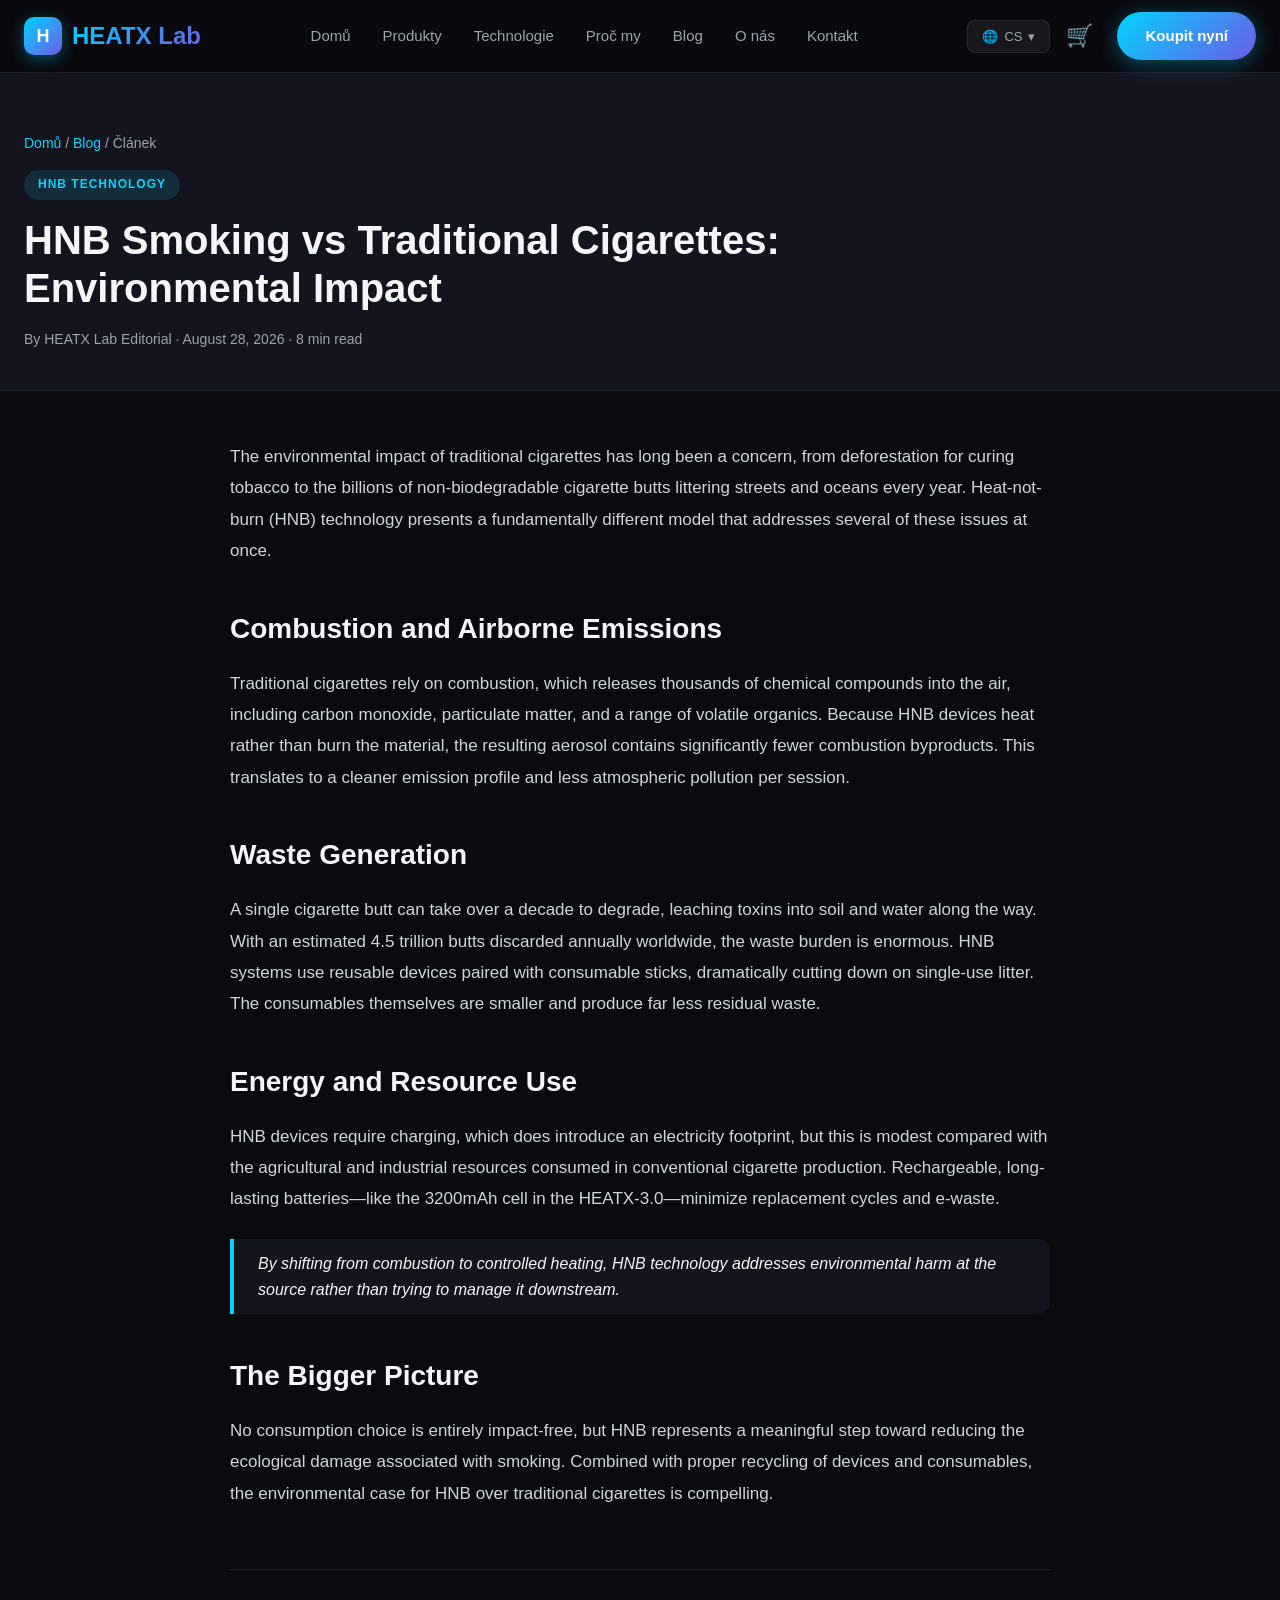
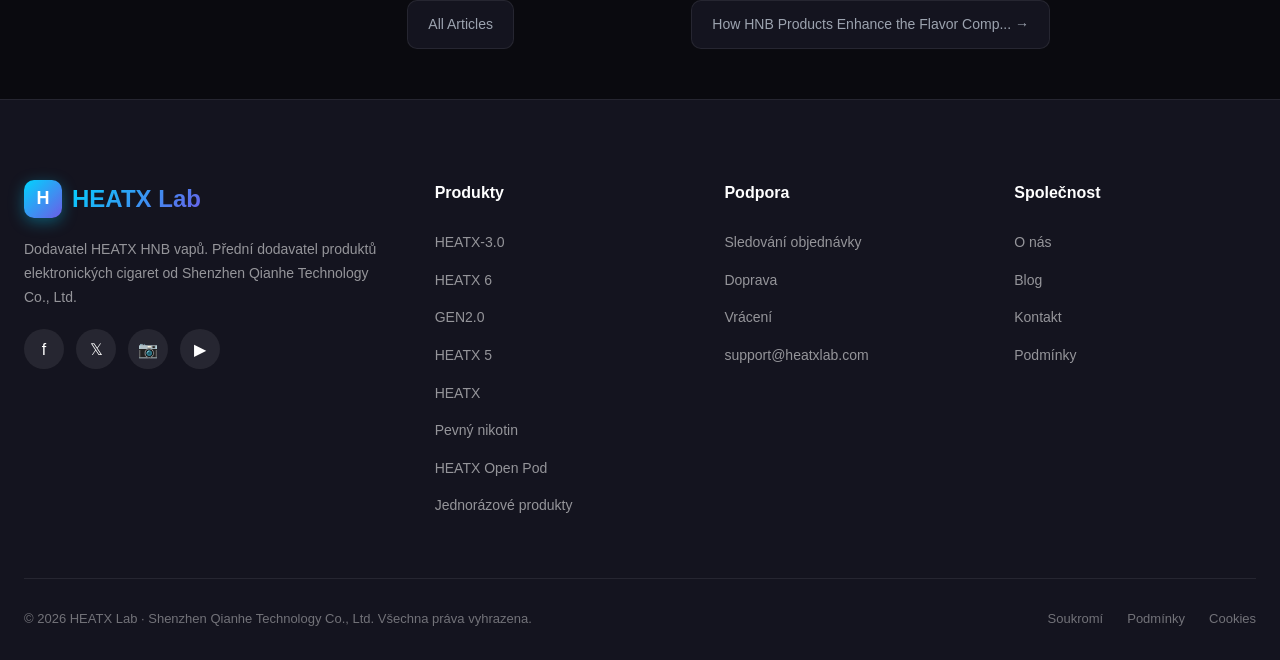
<file: site/blog-article.html>
<!DOCTYPE html>
<html lang="cs">
<head>
  <meta charset="UTF-8">
  <meta name="viewport" content="width=device-width, initial-scale=1.0">
  <meta name="description" content="Přečtěte si podrobné články o technologii heat-not-burn, bezpečnosti HNB zařízení a produktové filozofii HEATX Lab.">
  <meta property="og:title" content="Článek - Blog HEATX Lab">
  <meta property="og:image" content="https://heatxlab.com/assets/hero-banner.jpg">
  <meta name="keywords" content="HNB technology, heat-not-burn, HEATX Lab blog, HNB safety, vape insights">
  <title>HNB článek | Heat Not Burn technologie a velkoobchodní návod B2B | HEATX Lab</title>
  <meta name="keywords" content="heat not burn manufacturer, HNB OEM ODM, heat not burn wholesale supplier, HNB B2B sourcing, HNB device factory">
  <meta name="robots" content="index, follow">
  <meta property="og:type" content="article">
  <meta property="og:url" content="https://heatxlab.com/blog-article.html">
  <meta property="og:site_name" content="HEATX Lab">
  <meta name="twitter:card" content="summary_large_image">
  <meta name="twitter:site" content="@heatxlab">
  <link rel="canonical" href="https://heatxlab.com/blog-article">
  <link rel="alternate" type="application/rss+xml" title="HEATX Lab Blog RSS" href="/rss.xml">
  <link rel="stylesheet" href="css/style.css">
  <link rel="stylesheet" href="css/ecommerce.css">
  <link rel="icon" type="image/svg+xml" href="data:image/svg+xml,%3Csvg xmlns='http://www.w3.org/2000/svg' viewBox='0 0 100 100'%3E%3Cdefs%3E%3ClinearGradient id='g' x1='0' y1='0' x2='1' y2='1'%3E%3Cstop offset='0' stop-color='%2300d4ff'/%3E%3Cstop offset='1' stop-color='%236c5ce7'/%3E/linearGradient%3E%3C/defs%3E%3Crect width='100' height='100' rx='22' fill='url(%23g)'/%3E%3Ctext x='50' y='68' font-family='Arial' font-size='58' font-weight='bold' text-anchor='middle' fill='white'%3EH%3C/text%3E%3C/svg%3E">
  <script type="application/ld+json">
  {
    "@context": "https://schema.org",
    "@type": "Article",
    "headline": "HNB technologie a velkoobchodní návod B2B",
    "author": {
      "@type": "Organization",
      "name": "HEATX Lab"
    },
    "publisher": {
      "@type": "Organization",
      "name": "HEATX Lab",
      "logo": {
        "@type": "ImageObject",
        "url": "https://heatxlab.com/assets/hero-banner.jpg"
      }
    },
    "mainEntityOfPage": {
      "@type": "WebPage",
      "@id": "https://heatxlab.com/blog-article.html"
    }
  }
  </script>
</head>
<body>

  <header class="header" id="header">
    <div class="container">
      <nav class="nav">
        <a href="/" class="logo"><div class="logo-icon">H</div><span>HEATX Lab</span></a>
        <div class="nav-links">
          <a href="/index.html">Domů</a>
          <a href="/products.html">Produkty</a>
          <a href="/index.html#features">Technologie</a>
          <a href="/index.html#why">Proč my</a>
          <a href="/blog.html">Blog</a>
          <a href="/about.html">O nás</a>
          <a href="/contact.html">Kontakt</a>
        </div>
        <div class="nav-cta">
          <div class="lang-switch">
            <button class="lang-btn" id="langBtn">
              <span>🌐</span>
              <span class="lang-current">CS</span>
              <span>▾</span>
            </button>
            <div class="lang-dropdown" id="langDropdown">
              <div class="lang-option" data-code="EN">English</div>
              <div class="lang-option active" data-code="CS">Čeština</div>
              <div class="lang-option" data-code="AR">العربية (Arabic)</div>
              <div class="lang-option" data-code="ID">Bahasa Indonesia</div>
              <div class="lang-option" data-code="IT">Italiano</div>
              <div class="lang-option" data-code="JA">日本語 (Japanese)</div>
              <div class="lang-option" data-code="KO">한국어 (Korean)</div>
              <div class="lang-option" data-code="PL">Polski</div>
              <div class="lang-option" data-code="RU">Русский (Russian)</div>
              <div class="lang-option" data-code="DE">Deutsch</div>
            </div>
          </div>
          <a href="/cart.html" class="cart-icon-link">
            <span class="cart-icon">🛒</span>
            <span class="cart-badge" id="cartBadge" style="display:none;">0</span>
          </a>
          <a href="/products.html" class="btn btn-primary">Koupit nyní</a>
          <div class="mobile-menu-btn" id="mobileMenuBtn"><span></span><span></span><span></span></div>
        </div>
      </nav>
    </div>
  </header>

  <section class="article-hero">
    <div class="container">
      <div class="breadcrumb"><a href="/">Domů</a> / <a href="/blog.html">Blog</a> / <span>Článek</span></div>
      <span class="article-category" id="articleCategory">HNB technologie</span>
      <h1 id="articleTitle">Načítání článku...</h1>
      <div class="article-meta" id="articleMeta"></div>
    </div>
  </section>

  <div class="container">
    <div class="article-body" id="articleBody">
      <!-- Filled by JS -->
    </div>
  </div>

  <footer class="footer">
    <div class="container">
      <div class="footer-grid">
        <div class="footer-brand">
          <div class="logo"><div class="logo-icon">H</div><span>HEATX Lab</span></div>
          <p>Dodavatel HEATX HNB vapů. Přední dodavatel produktů elektronických cigaret od Shenzhen Qianhe Technology Co., Ltd.</p>
          <div class="footer-social">
            <a href="https://www.facebook.com/heatxlab" class="social-icon" target="_blank" rel="noopener noreferrer">f</a>
            <a href="https://x.com/heatxlab" class="social-icon" target="_blank" rel="noopener noreferrer">𝕏</a>
            <a href="https://www.instagram.com/heatxlab" class="social-icon" target="_blank" rel="noopener noreferrer">📷</a>
            <a href="https://www.youtube.com/@heatxlab" class="social-icon" target="_blank" rel="noopener noreferrer">▶</a>
          </div>
        </div>
        <div class="footer-col">
          <h4>Produkty</h4>
          <ul>
            <li><a href="/product.html?id=heatx-3">HEATX-3.0</a></li>
            <li><a href="/product.html?id=heatx-6">HEATX 6</a></li>
            <li><a href="/product.html?id=gen2">GEN2.0</a></li>
            <li><a href="/product.html?id=heatx-5">HEATX 5</a></li>
            <li><a href="/product.html?id=heatx">HEATX</a></li>
            <li><a href="/product.html?id=pioneering-solid-nicotine">Pevný nikotin</a></li>
            <li><a href="/product.html?id=heatx-open-pod">HEATX Open Pod</a></li>
            <li><a href="/products.html">Jednorázové produkty</a></li>
          </ul>
        </div>
        <div class="footer-col">
          <h4>Podpora</h4>
          <ul>
            <li><a href="/order-tracking.html">Sledování objednávky</a></li>
            <li><a href="/policies.html#shipping">Doprava</a></li>
            <li><a href="/policies.html#returns">Vrácení</a></li>
            <li><a href="mailto:support@heatxlab.com">support@heatxlab.com</a></li>
          </ul>
        </div>
        <div class="footer-col">
          <h4>Společnost</h4>
          <ul>
            <li><a href="/about.html">O nás</a></li>
            <li><a href="/blog.html">Blog</a></li>
            <li><a href="/contact.html">Kontakt</a></li>
            <li><a href="/policies.html">Podmínky</a></li>
          </ul>
        </div>
      </div>
      <div class="footer-bottom">
        <p>© 2026 HEATX Lab · Shenzhen Qianhe Technology Co., Ltd. Všechna práva vyhrazena.</p>
        <div class="footer-links">
          <a href="/policies.html#privacy">Soukromí</a>
          <a href="/policies.html#terms">Podmínky</a>
          <a href="/policies.html#cookies">Cookies</a>
        </div>
      </div>
    </div>
  </footer>

  <script src="js/store.js?v=20260927"></script>
  <script src="js/blog.js"></script>
  <script>
    const articleId = new URLSearchParams(window.location.search).get("id") || 1;
    renderArticleDetail("articleBody", articleId);
  </script>
  <script src="js/main.js"></script>
</body>
</html>
</file>
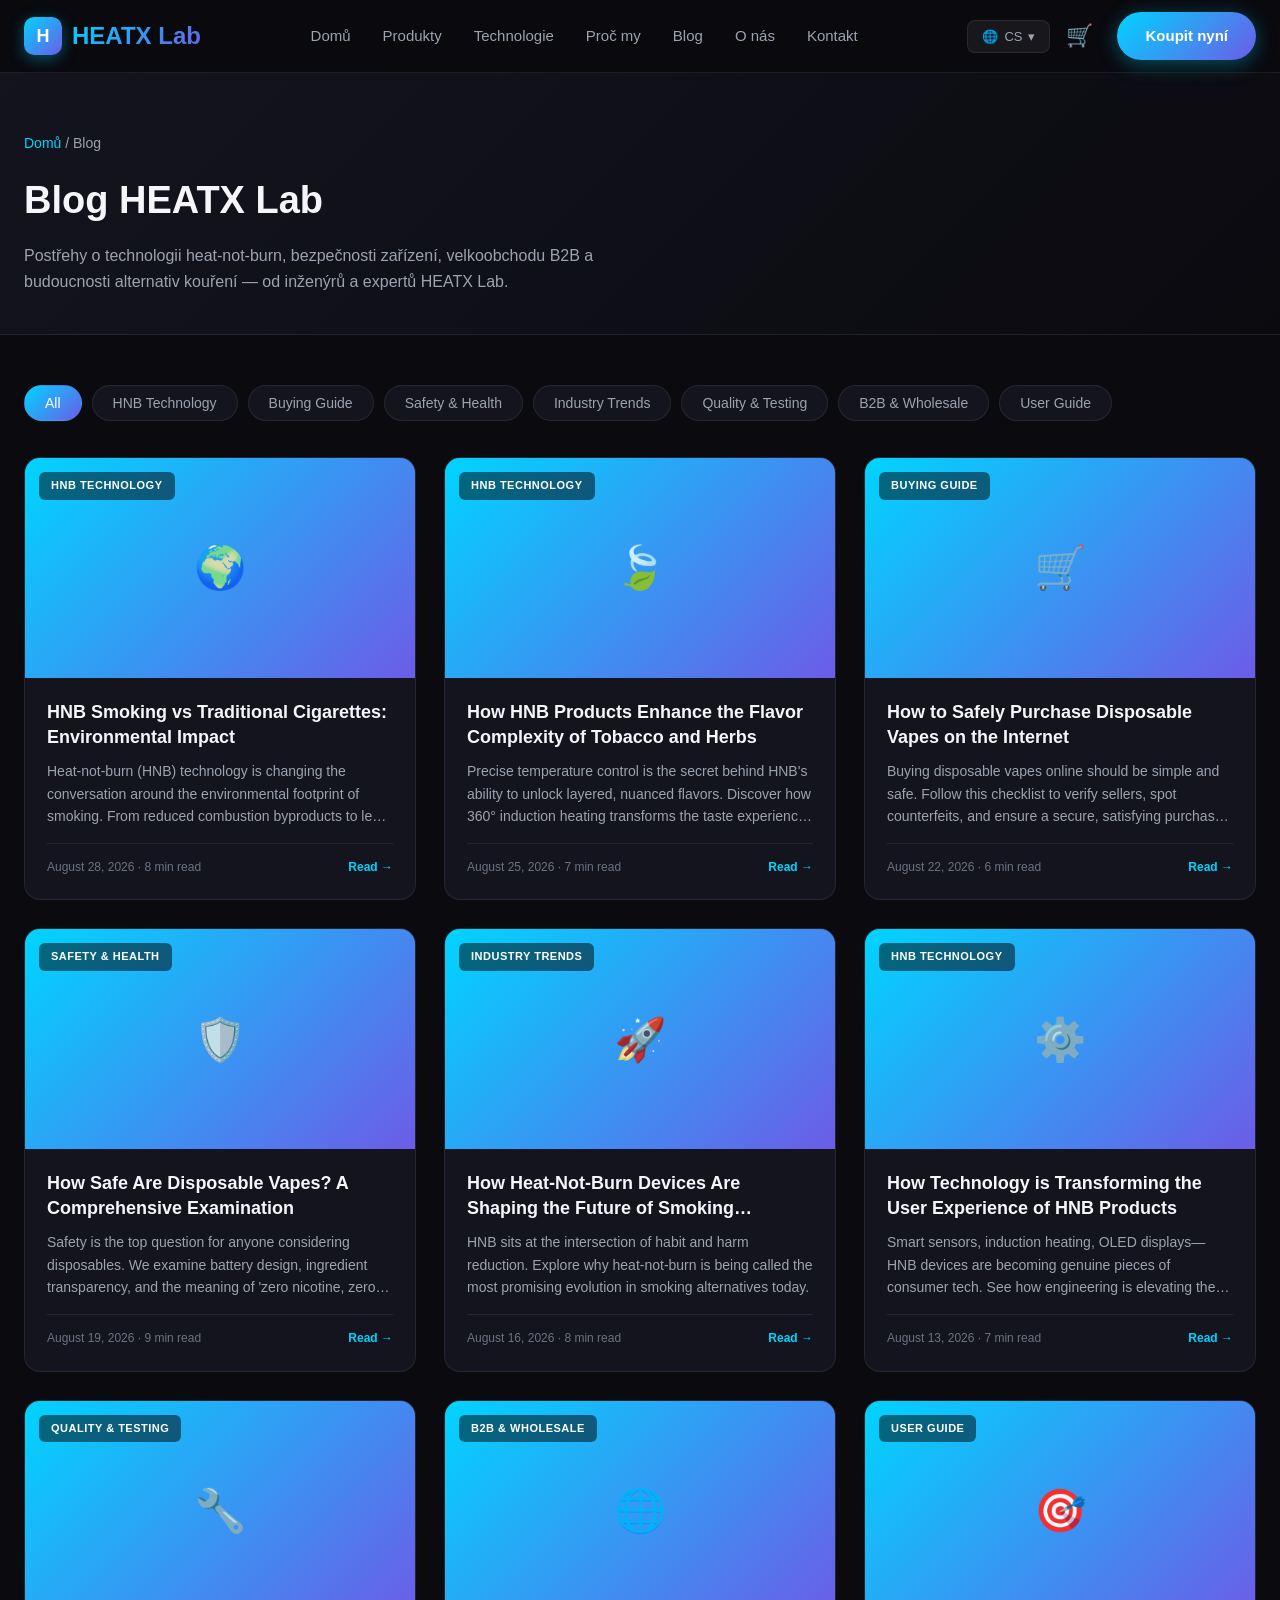
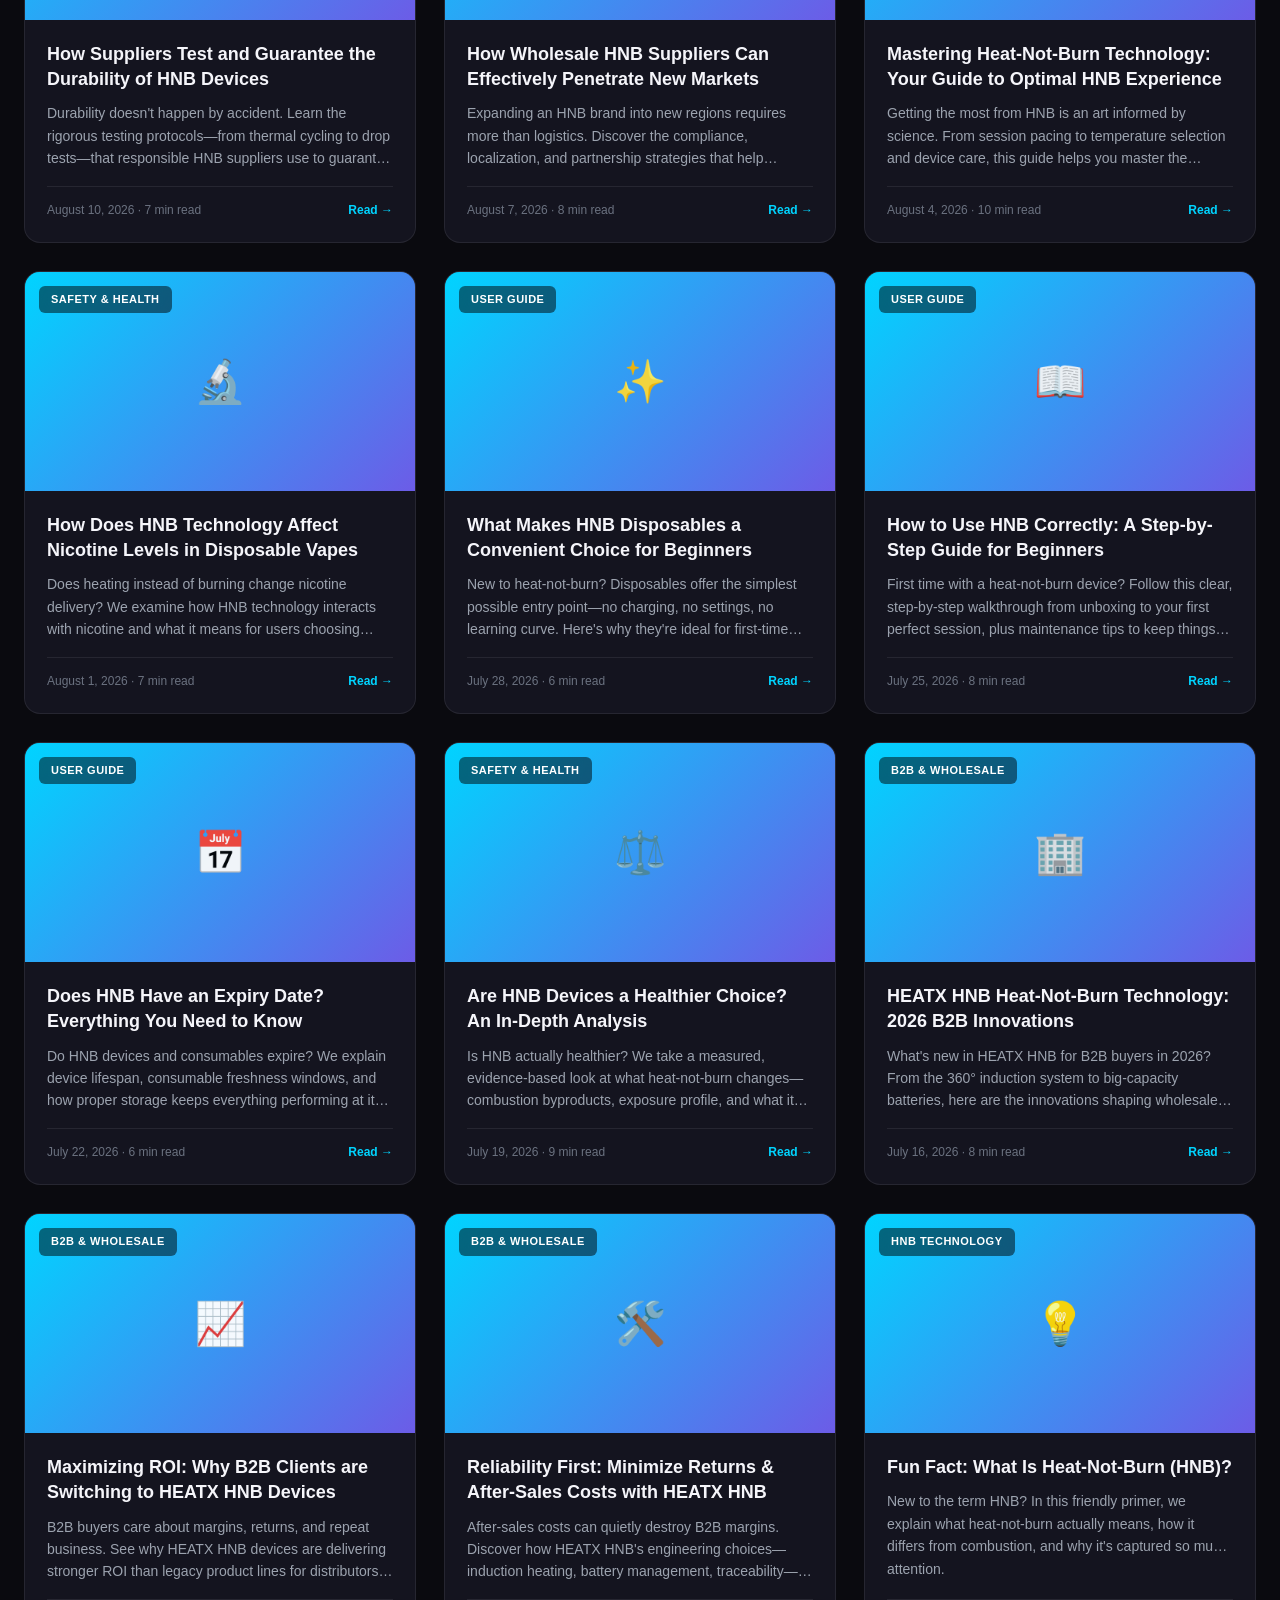
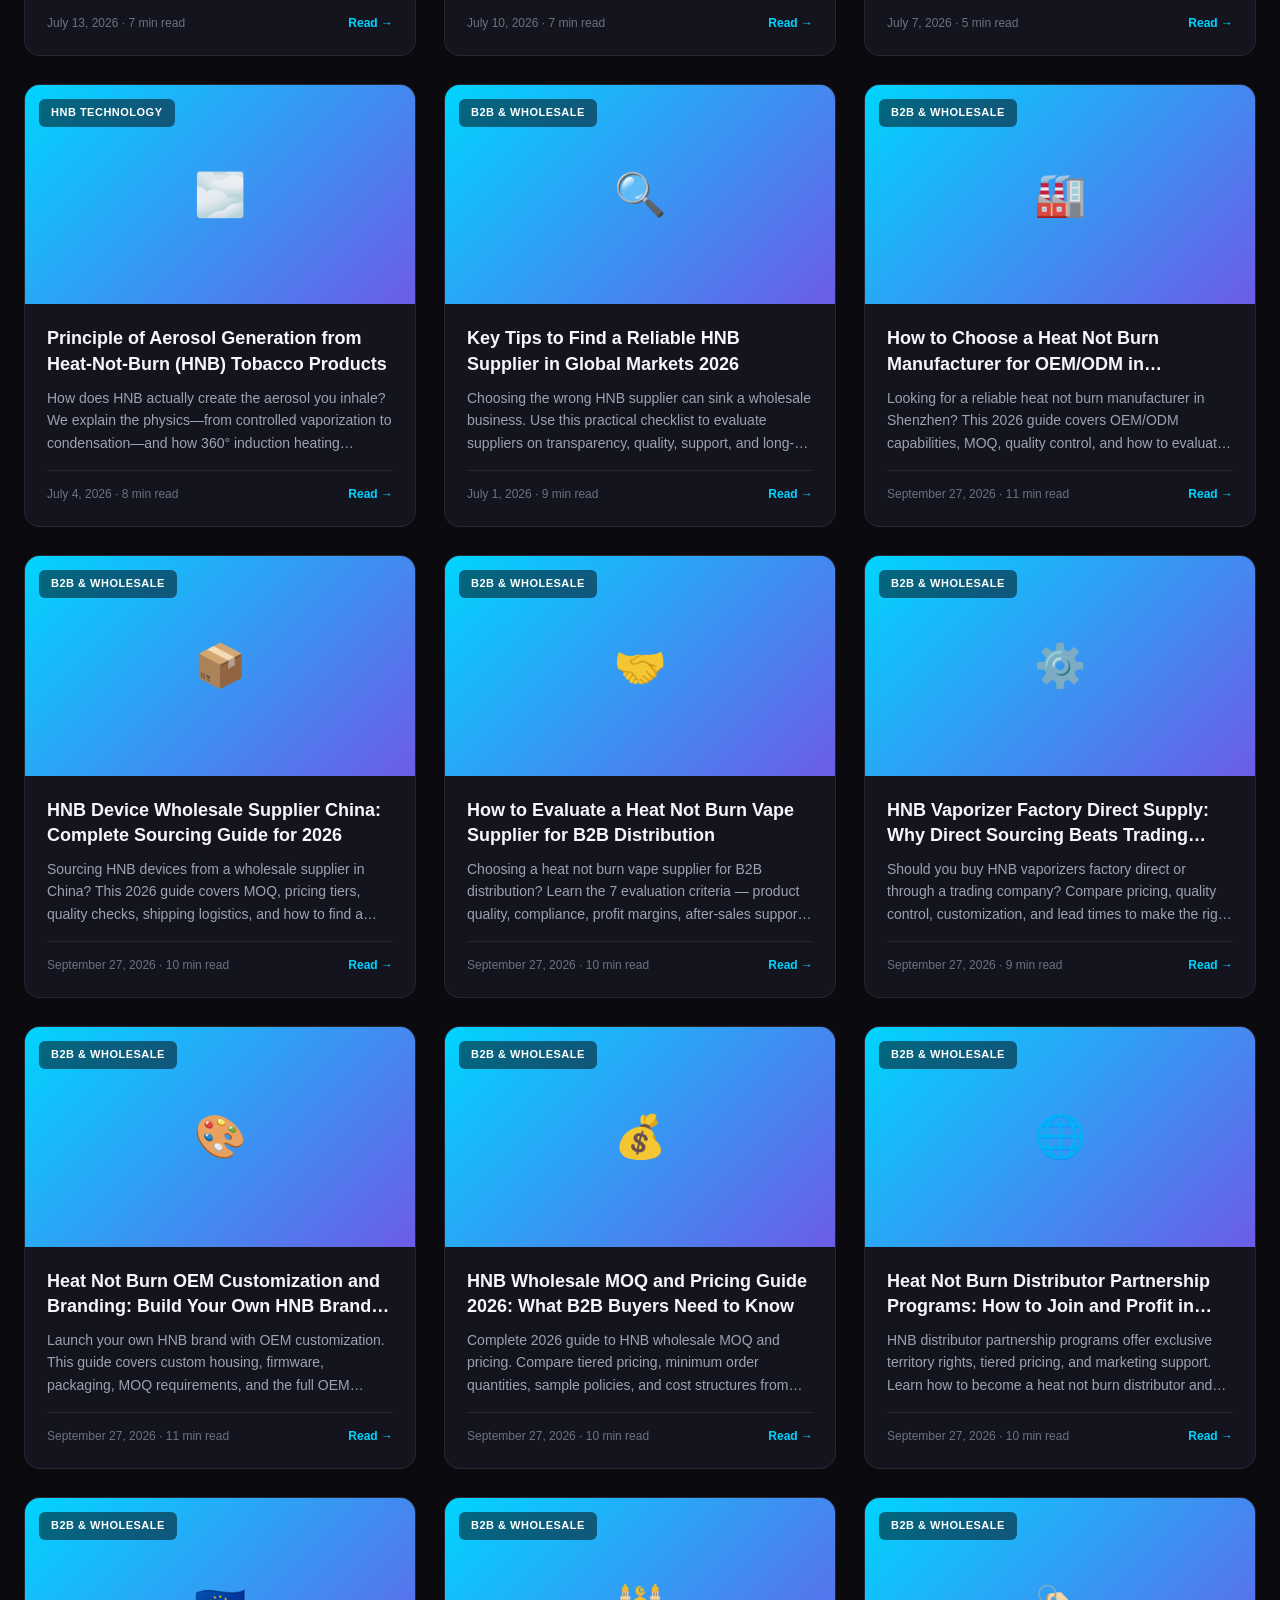
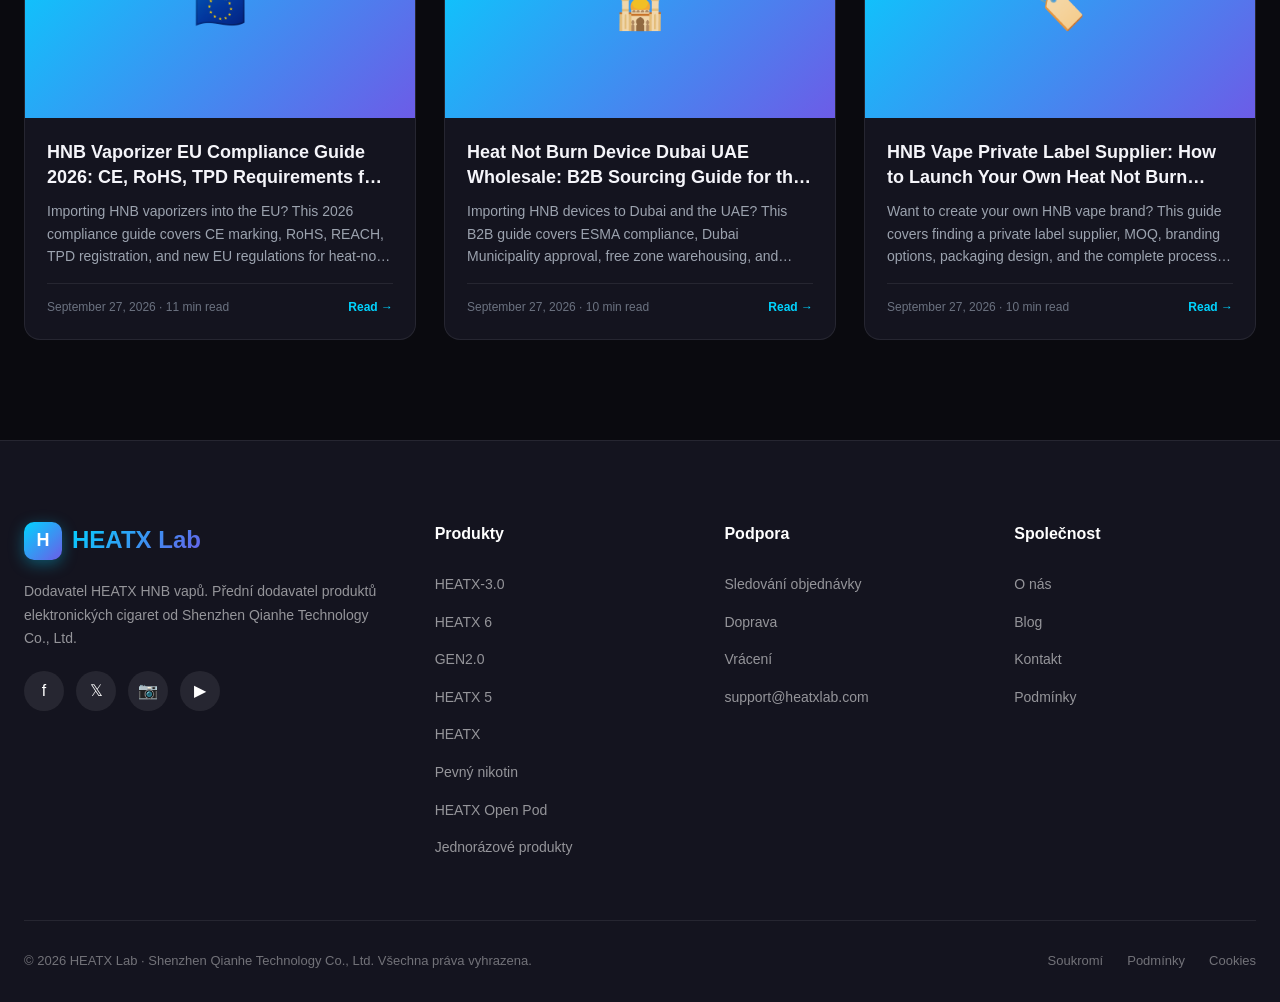
<file: site/blog.html>
<!DOCTYPE html>
<html lang="cs">
<head>
  <meta charset="UTF-8">
  <meta name="viewport" content="width=device-width, initial-scale=1.0">
  <meta name="description" content="Blog HEATX Lab — postřehy o technologii heat-not-burn (HNB), bezpečnosti zařízení, velkoobchodu B2B a budoucnosti alternativ kouření.">
  <meta property="og:title" content="Blog - HEATX Lab | HNB technologie a postřehy">
  <meta property="og:image" content="https://heatxlab.com/assets/hero-banner.jpg">
  <meta name="keywords" content="HNB blog, heat-not-burn articles, HNB technology, vape safety, HNB supplier">
  <title>HNB Blog | Heat Not Burn technologie a velkoobchodní návody B2B | HEATX Lab</title>
  <meta name="keywords" content="HNB blog, heat not burn manufacturer, HNB OEM ODM, heat not burn wholesale, HNB device supplier, HNB B2B, heat not burn China factory">
  <link rel="canonical" href="https://heatxlab.com/blog">
  <meta name="robots" content="index, follow">
  <meta property="og:type" content="website">
  <meta property="og:url" content="https://heatxlab.com/blog.html">
  <meta property="og:description" content="Odborné návody o technologii heat-not-burn (HNB), B2B výrobě, OEM/ODM, velkoobchodním sourcingu a shodě pro HNB zařízení.">
  <meta name="twitter:card" content="summary_large_image">
  <meta name="twitter:title" content="HNB Blog | Heat Not Burn technologie a velkoobchodní návody B2B">
  <meta name="twitter:description" content="Odborné návody o technologii heat-not-burn, B2B výrobě, OEM/ODM a velkoobchodním sourcingu.">
  <link rel="alternate" type="application/rss+xml" title="HEATX Lab Blog RSS" href="/rss.xml">
  <link rel="stylesheet" href="css/style.css">
  <link rel="stylesheet" href="css/ecommerce.css">
  <link rel="icon" type="image/svg+xml" href="data:image/svg+xml,%3Csvg xmlns='http://www.w3.org/2000/svg' viewBox='0 0 100 100'%3E%3Cdefs%3E%3ClinearGradient id='g' x1='0' y1='0' x2='1' y2='1'%3E%3Cstop offset='0' stop-color='%2300d4ff'/%3E%3Cstop offset='1' stop-color='%236c5ce7'/%3E/linearGradient%3E%3C/defs%3E%3Crect width='100' height='100' rx='22' fill='url(%23g)'/%3E%3Ctext x='50' y='68' font-family='Arial' font-size='58' font-weight='bold' text-anchor='middle' fill='white'%3EH%3C/text%3E%3C/svg%3E">
  <script type="application/ld+json">
  {
    "@context": "https://schema.org",
    "@type": "Blog",
    "name": "HEATX Lab Blog",
    "description": "Postřehy o technologii heat-not-burn, bezpečnosti zařízení, velkoobchodu B2B a budoucnosti alternativ kouření.",
    "url": "https://heatxlab.com/blog.html",
    "publisher": {
      "@type": "Organization",
      "name": "HEATX Lab",
      "url": "https://heatxlab.com",
      "logo": {
        "@type": "ImageObject",
        "url": "https://heatxlab.com/assets/hero-banner.jpg"
      }
    }
  }
  </script>
</head>
<body>

  <header class="header" id="header">
    <div class="container">
      <nav class="nav">
        <a href="/" class="logo"><div class="logo-icon">H</div><span>HEATX Lab</span></a>
        <div class="nav-links">
          <a href="/index.html">Domů</a>
          <a href="/products.html">Produkty</a>
          <a href="/index.html#features">Technologie</a>
          <a href="/index.html#why">Proč my</a>
          <a href="/blog.html">Blog</a>
          <a href="/about.html">O nás</a>
          <a href="/contact.html">Kontakt</a>
        </div>
        <div class="nav-cta">
          <div class="lang-switch">
            <button class="lang-btn" id="langBtn">
              <span>🌐</span>
              <span class="lang-current">CS</span>
              <span>▾</span>
            </button>
            <div class="lang-dropdown" id="langDropdown">
              <div class="lang-option" data-code="EN">English</div>
              <div class="lang-option active" data-code="CS">Čeština</div>
              <div class="lang-option" data-code="AR">العربية (Arabic)</div>
              <div class="lang-option" data-code="ID">Bahasa Indonesia</div>
              <div class="lang-option" data-code="IT">Italiano</div>
              <div class="lang-option" data-code="JA">日本語 (Japanese)</div>
              <div class="lang-option" data-code="KO">한국어 (Korean)</div>
              <div class="lang-option" data-code="PL">Polski</div>
              <div class="lang-option" data-code="RU">Русский (Russian)</div>
              <div class="lang-option" data-code="DE">Deutsch</div>
            </div>
          </div>
          <a href="/cart.html" class="cart-icon-link">
            <span class="cart-icon">🛒</span>
            <span class="cart-badge" id="cartBadge" style="display:none;">0</span>
          </a>
          <a href="/products.html" class="btn btn-primary">Koupit nyní</a>
          <div class="mobile-menu-btn" id="mobileMenuBtn"><span></span><span></span><span></span></div>
        </div>
      </nav>
    </div>
  </header>

  <section class="page-hero">
    <div class="container">
      <div class="breadcrumb"><a href="/">Domů</a> / <span>Blog</span></div>
      <h1>Blog HEATX Lab</h1>
      <p>Postřehy o technologii heat-not-burn, bezpečnosti zařízení, velkoobchodu B2B a budoucnosti alternativ kouření — od inženýrů a expertů HEATX Lab.</p>
    </div>
  </section>

  <section class="section" style="padding-top:50px;">
    <div class="container">
      <div class="filters-bar" id="blogCategoryFilters"></div>
      <div class="blog-grid" id="blogGrid"></div>
    </div>
  </section>

  <footer class="footer">
    <div class="container">
      <div class="footer-grid">
        <div class="footer-brand">
          <div class="logo"><div class="logo-icon">H</div><span>HEATX Lab</span></div>
          <p>Dodavatel HEATX HNB vapů. Přední dodavatel produktů elektronických cigaret od Shenzhen Qianhe Technology Co., Ltd.</p>
          <div class="footer-social">
            <a href="https://www.facebook.com/heatxlab" class="social-icon" target="_blank" rel="noopener noreferrer">f</a>
            <a href="https://x.com/heatxlab" class="social-icon" target="_blank" rel="noopener noreferrer">𝕏</a>
            <a href="https://www.instagram.com/heatxlab" class="social-icon" target="_blank" rel="noopener noreferrer">📷</a>
            <a href="https://www.youtube.com/@heatxlab" class="social-icon" target="_blank" rel="noopener noreferrer">▶</a>
          </div>
        </div>
        <div class="footer-col">
          <h4>Produkty</h4>
          <ul>
            <li><a href="/product.html?id=heatx-3">HEATX-3.0</a></li>
            <li><a href="/product.html?id=heatx-6">HEATX 6</a></li>
            <li><a href="/product.html?id=gen2">GEN2.0</a></li>
            <li><a href="/product.html?id=heatx-5">HEATX 5</a></li>
            <li><a href="/product.html?id=heatx">HEATX</a></li>
            <li><a href="/product.html?id=pioneering-solid-nicotine">Pevný nikotin</a></li>
            <li><a href="/product.html?id=heatx-open-pod">HEATX Open Pod</a></li>
            <li><a href="/products.html">Jednorázové produkty</a></li>
          </ul>
        </div>
        <div class="footer-col">
          <h4>Podpora</h4>
          <ul>
            <li><a href="/order-tracking.html">Sledování objednávky</a></li>
            <li><a href="/policies.html#shipping">Doprava</a></li>
            <li><a href="/policies.html#returns">Vrácení</a></li>
            <li><a href="mailto:support@heatxlab.com">support@heatxlab.com</a></li>
          </ul>
        </div>
        <div class="footer-col">
          <h4>Společnost</h4>
          <ul>
            <li><a href="/about.html">O nás</a></li>
            <li><a href="/blog.html">Blog</a></li>
            <li><a href="/contact.html">Kontakt</a></li>
            <li><a href="/policies.html">Podmínky</a></li>
          </ul>
        </div>
      </div>
      <div class="footer-bottom">
        <p>© 2026 HEATX Lab · Shenzhen Qianhe Technology Co., Ltd. Všechna práva vyhrazena.</p>
        <div class="footer-links">
          <a href="/policies.html#privacy">Soukromí</a>
          <a href="/policies.html#terms">Podmínky</a>
          <a href="/policies.html#cookies">Cookies</a>
        </div>
      </div>
    </div>
  </footer>

  <script src="js/blog.js"></script>
  <script>
    renderBlogCategories("blogCategoryFilters");
    renderArticleList("blogGrid", "All");
  </script>
  <script src="js/main.js"></script>
</body>
</html>
</file>
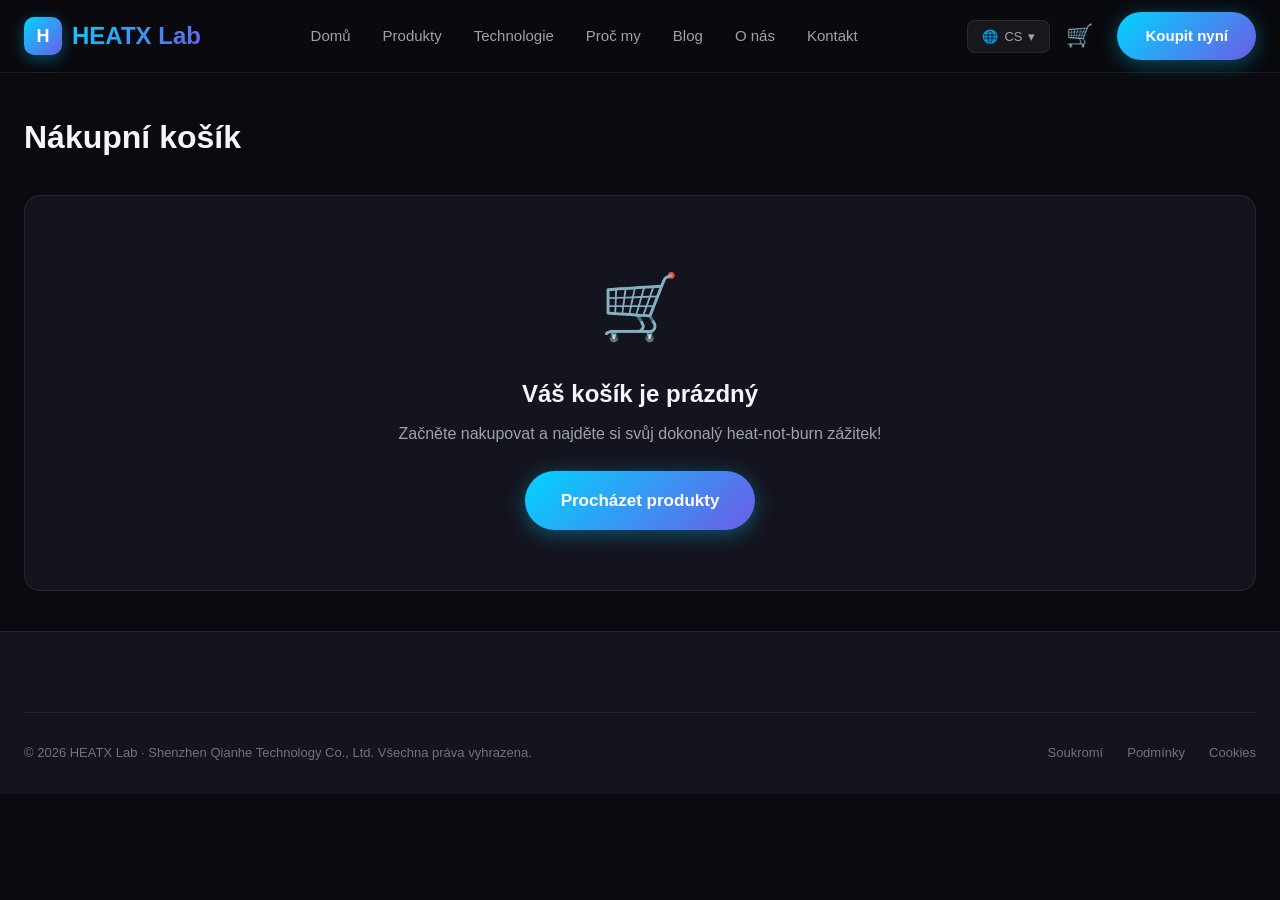
<file: site/cart.html>
<!DOCTYPE html>
<html lang="cs">
<head>
  <meta charset="UTF-8">
  <meta name="viewport" content="width=device-width, initial-scale=1.0">
  <meta name="description" content="Váš nákupní košík HEATX Lab. Zkontrolujte svá zařízení heat-not-burn a jednorázové produkty před pokladnou.">
  <meta property="og:title" content="Nákupní košík - HEATX Lab">
  <meta property="og:image" content="https://heatxlab.com/assets/hero-banner.jpg">
  <title>Nákupní košík - HEATX Lab</title>
  <link rel="stylesheet" href="css/style.css">
  <link rel="stylesheet" href="css/ecommerce.css">
  <link rel="icon" type="image/svg+xml" href="data:image/svg+xml,%3Csvg xmlns='http://www.w3.org/2000/svg' viewBox='0 0 100 100'%3E%3Cdefs%3E%3ClinearGradient id='g' x1='0' y1='0' x2='1' y2='1'%3E%3Cstop offset='0' stop-color='%2300d4ff'/%3E%3Cstop offset='1' stop-color='%236c5ce7'/%3E%3C/linearGradient%3E%3C/defs%3E%3Crect width='100' height='100' rx='22' fill='url(%23g)'/%3E%3Ctext x='50' y='68' font-family='Arial' font-size='58' font-weight='bold' text-anchor='middle' fill='white'%3EH%3C/text%3E%3C/svg%3E">
</head>
<body>

  <header class="header" id="header">
    <div class="container">
      <nav class="nav">
        <a href="/" class="logo"><div class="logo-icon">H</div><span>HEATX Lab</span></a>
        <div class="nav-links">
          <a href="/index.html">Domů</a>
          <a href="/products.html">Produkty</a>
          <a href="/index.html#features">Technologie</a>
          <a href="/index.html#why">Proč my</a>
          <a href="/blog.html">Blog</a>
          <a href="/about.html">O nás</a>
          <a href="/contact.html">Kontakt</a>
        </div>
        <div class="nav-cta">
          <div class="lang-switch">
            <button class="lang-btn" id="langBtn">
              <span>🌐</span>
              <span class="lang-current">CS</span>
              <span>▾</span>
            </button>
            <div class="lang-dropdown" id="langDropdown">
              <div class="lang-option" data-code="EN">English</div>
              <div class="lang-option active" data-code="CS">Čeština</div>
              <div class="lang-option" data-code="AR">العربية (Arabic)</div>
              <div class="lang-option" data-code="ID">Bahasa Indonesia</div>
              <div class="lang-option" data-code="IT">Italiano</div>
              <div class="lang-option" data-code="JA">日本語 (Japanese)</div>
              <div class="lang-option" data-code="KO">한국어 (Korean)</div>
              <div class="lang-option" data-code="PL">Polski</div>
              <div class="lang-option" data-code="RU">Русский (Russian)</div>
              <div class="lang-option" data-code="DE">Deutsch</div>
            </div>
          </div>
          <a href="/cart.html" class="cart-icon-link">
            <span class="cart-icon">🛒</span>
            <span class="cart-badge" id="cartBadge" style="display:none;">0</span>
          </a>
          <a href="/products.html" class="btn btn-primary">Koupit nyní</a>
          <div class="mobile-menu-btn" id="mobileMenuBtn"><span></span><span></span><span></span></div>
        </div>
      </nav>
    </div>
  </header>

  <div class="cart-page" style="margin-top:72px;padding:40px 0;min-height:60vh;">
    <div class="container">
      <h1 style="font-size:32px;margin-bottom:32px;color:var(--text-dark);">Nákupní košík</h1>
      <div id="cartContent"></div>
    </div>
  </div>

  <footer class="footer">
    <div class="container">
      <div class="footer-bottom">
        <p>© 2026 HEATX Lab · Shenzhen Qianhe Technology Co., Ltd. Všechna práva vyhrazena.</p>
        <div class="footer-links">
          <a href="/policies.html#privacy">Soukromí</a>
          <a href="/policies.html#terms">Podmínky</a>
          <a href="/policies.html#cookies">Cookies</a>
        </div>
      </div>
    </div>
  </footer>

  <script src="js/store.js?v=20260927"></script>
  <script>
    function renderCart() {
      const cart = getCart();
      const container = document.getElementById("cartContent");

      if (cart.length === 0) {
        container.innerHTML = `
          <div class="empty-cart">
            <div class="empty-cart-icon">🛒</div>
            <h2>Váš košík je prázdný</h2>
            <p>Začněte nakupovat a najděte si svůj dokonalý heat-not-burn zážitek!</p>
            <a href="/products.html" class="btn btn-primary btn-large">Procházet produkty</a>
          </div>
        `;
        return;
      }

      const items = cart.map((item, i) => `
        <div class="cart-item">
          <div class="cart-item-image">
            <img src="${item.image}" alt="${item.name}">
          </div>
          <div class="cart-item-info">
            <h3 class="cart-item-name">${item.name}</h3>
            <div class="cart-item-options">
              ${item.options.color ? `<span>Barva: ${item.options.color}</span>` : ''}
            </div>
            <div class="cart-item-price">${formatPrice(item.price)}</div>
          </div>
          <div class="cart-item-qty">
            <button onclick="handleQtyChange(${i}, -1)" aria-label="Snížit">−</button>
            <span>${item.qty}</span>
            <button onclick="handleQtyChange(${i}, 1)" aria-label="Zvýšit">+</button>
          </div>
          <div class="cart-item-total">${formatPrice(item.price * item.qty)}</div>
          <button class="cart-item-remove" onclick="handleRemove(${i})" aria-label="Odstranit">✕</button>
        </div>
      `).join("");

      const appliedCode = getAppliedDiscountCode();
      const discount = getDiscount();
      const shipping = getShipping();
      const subtotal = getSubtotal();
      const discountAmount = getDiscountAmount();
      const total = getTotal();

      container.innerHTML = `
        <div class="cart-layout">
          <div class="cart-items-list">
            ${items}
          </div>
          <div class="cart-summary">
            <h2 class="cart-summary-title">Souhrn objednávky</h2>

            <div class="discount-box">
              <label class="discount-label">Slevový kód</label>
              <div class="discount-input-row">
                <input type="text" id="discountInput" placeholder="Zadejte kód" value="${appliedCode}">
                <button class="btn btn-outline" onclick="handleApplyDiscount()">Použít</button>
              </div>
              <div id="discountMsg" class="discount-msg"></div>
              <div class="discount-hint">Vyzkoušejte: HEATXLAB10, SAVE20, FREESHIP, WELCOME15, BULK25</div>
            </div>

            <div class="summary-row">
              <span>Mezisoučet</span>
              <span>${formatPrice(subtotal)}</span>
            </div>
            ${discountAmount > 0 ? `
            <div class="summary-row discount">
              <span>Sleva (${appliedCode})</span>
              <span>−${formatPrice(discountAmount)}</span>
            </div>` : ''}
            <div class="summary-row">
              <span>Doprava</span>
              <span>${shipping === 0 ? '<span style="color:#10b981;">ZDARMA</span>' : formatPrice(shipping)}</span>
            </div>
            <div class="summary-divider"></div>
            <div class="summary-row total">
              <span>Celkem</span>
              <span>${formatPrice(total)}</span>
            </div>

            <a href="/checkout.html" class="btn btn-primary btn-large btn-block" style="margin-top:16px;">Pokračovat k pokladně</a>
            <a href="/products.html" class="btn btn-outline btn-block" style="margin-top:8px;">Pokračovat v nákupu</a>

            <div class="cart-trust">
              <div>🔒 Bezpečná pokladna</div>
              <div>↩️ 30denní vrácení</div>
              <div>🛡️ Ochrana kupujících</div>
            </div>
          </div>
        </div>
      `;

      if (discount) {
        const msgEl = document.getElementById("discountMsg");
        if (msgEl) msgEl.innerHTML = `<span style="color:#10b981;">✓ ${discount.desc}</span>`;
      }
    }

    function handleQtyChange(index, delta) {
      const cart = getCart();
      if (cart[index]) {
        cart[index].qty = Math.max(1, cart[index].qty + delta);
        saveCart(cart);
        renderCart();
      }
    }

    function handleRemove(index) {
      removeFromCart(index);
      renderCart();
    }

    function handleApplyDiscount() {
      const code = document.getElementById("discountInput").value;
      const result = applyDiscountCode(code);
      const msgEl = document.getElementById("discountMsg");
      if (result.success) {
        msgEl.innerHTML = `<span style="color:#10b981;">✓ ${result.message}</span>`;
      } else {
        msgEl.innerHTML = `<span style="color:#ef4444;">✗ ${result.message}</span>`;
      }
      renderCart();
    }

    renderCart();
  </script>
  <script src="js/main.js"></script>
</body>
</html>
</file>
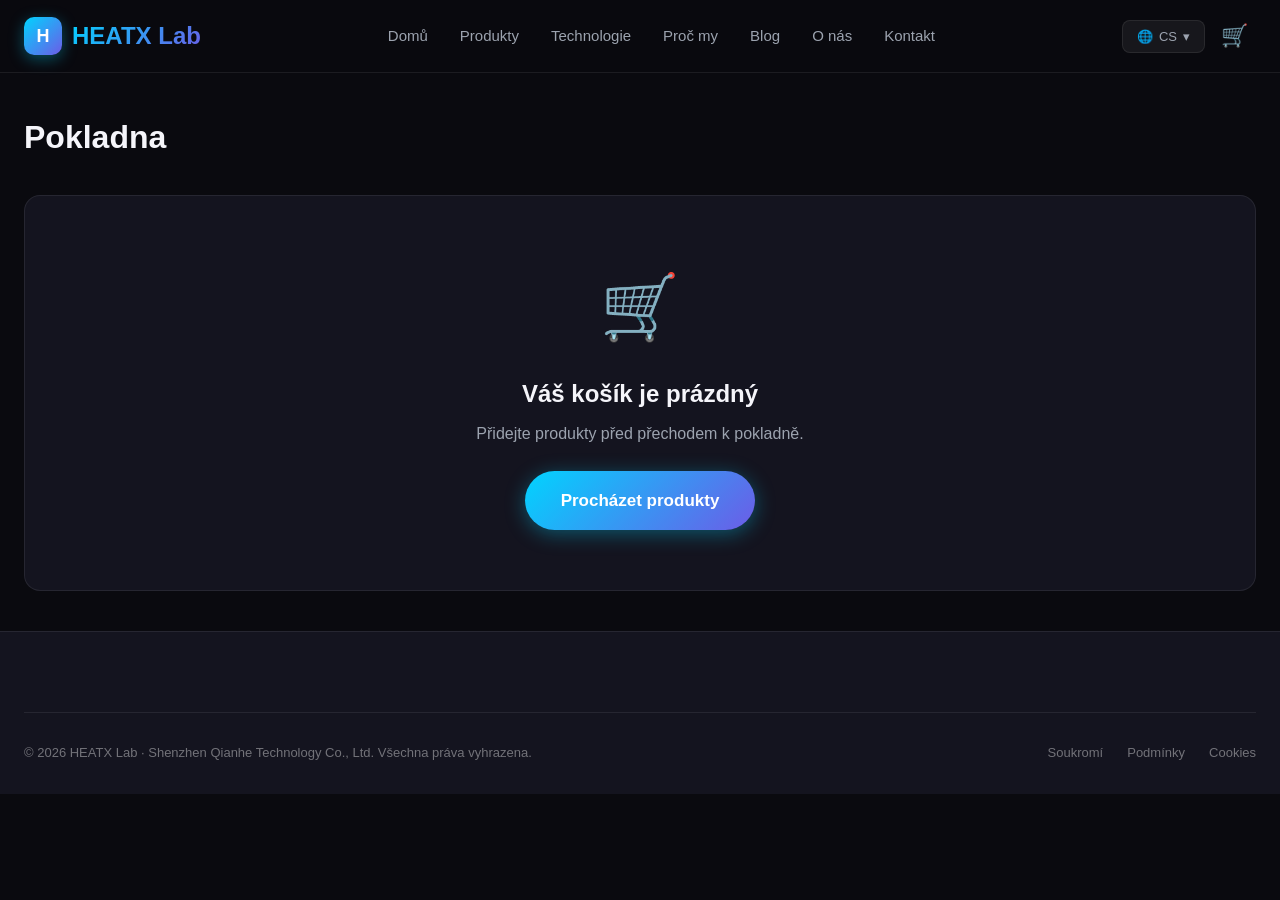
<file: site/checkout.html>
<!DOCTYPE html>
<html lang="cs">
<head>
  <meta charset="UTF-8">
  <meta name="viewport" content="width=device-width, initial-scale=1.0">
  <meta name="description" content="Bezpečná pokladna pro vaši objednávku HEATX Lab. Plaťte přes Visa, Mastercard, PayPal, Apple Pay, Google Pay nebo bankovní převod (T/T).">
  <meta property="og:title" content="Pokladna - HEATX Lab">
  <meta property="og:image" content="https://heatxlab.com/assets/hero-banner.jpg">
  <title>Pokladna - HEATX Lab</title>
  <link rel="stylesheet" href="css/style.css">
  <link rel="stylesheet" href="css/ecommerce.css">
  <link rel="icon" type="image/svg+xml" href="data:image/svg+xml,%3Csvg xmlns='http://www.w3.org/2000/svg' viewBox='0 0 100 100'%3E%3Cdefs%3E%3ClinearGradient id='g' x1='0' y1='0' x2='1' y2='1'%3E%3Cstop offset='0' stop-color='%2300d4ff'/%3E%3Cstop offset='1' stop-color='%236c5ce7'/%3E%3C/linearGradient%3E%3C/defs%3E%3Crect width='100' height='100' rx='22' fill='url(%23g)'/%3E%3Ctext x='50' y='68' font-family='Arial' font-size='58' font-weight='bold' text-anchor='middle' fill='white'%3EH%3C/text%3E%3C/svg%3E">
  <!-- Stripe.js for secure payment confirmation -->
  <script src="https://js.stripe.com/v3/"></script>
  <script>
    // Stripe publishable key. It MUST be the live key (pk_live_...) that pairs
    // with the account whose secret key is stored on the Pages project.
    var STRIPE_PUBLISHABLE_KEY = "pk_test_51UKF7wQRT8u1BKQgi5NX9cALdV2o6Z6a0wGvZHUnx90ru6O6ZnnNm1EO6MLIn1P3l00A3IeiCgDe1ufDRAbDrKVH00uHsWKyM7";
  </script>
</head>
<body>

  <header class="header" id="header">
    <div class="container">
      <nav class="nav">
        <a href="/" class="logo"><div class="logo-icon">H</div><span>HEATX Lab</span></a>
        <div class="nav-links">
          <a href="/index.html">Domů</a>
          <a href="/products.html">Produkty</a>
          <a href="/index.html#features">Technologie</a>
          <a href="/index.html#why">Proč my</a>
          <a href="/blog.html">Blog</a>
          <a href="/about.html">O nás</a>
          <a href="/contact.html">Kontakt</a>
        </div>
        <div class="nav-cta">
          <div class="lang-switch">
            <button class="lang-btn" id="langBtn">
              <span>🌐</span>
              <span class="lang-current">CS</span>
              <span>▾</span>
            </button>
            <div class="lang-dropdown" id="langDropdown">
              <div class="lang-option" data-code="EN">English</div>
              <div class="lang-option active" data-code="CS">Čeština</div>
              <div class="lang-option" data-code="AR">العربية (Arabic)</div>
              <div class="lang-option" data-code="ID">Bahasa Indonesia</div>
              <div class="lang-option" data-code="IT">Italiano</div>
              <div class="lang-option" data-code="JA">日本語 (Japanese)</div>
              <div class="lang-option" data-code="KO">한국어 (Korean)</div>
              <div class="lang-option" data-code="PL">Polski</div>
              <div class="lang-option" data-code="RU">Русский (Russian)</div>
              <div class="lang-option" data-code="DE">Deutsch</div>
            </div>
          </div>
          <a href="/cart.html" class="cart-icon-link">
            <span class="cart-icon">🛒</span>
            <span class="cart-badge" id="cartBadge" style="display:none;">0</span>
          </a>
          <div class="mobile-menu-btn" id="mobileMenuBtn"><span></span><span></span><span></span></div>
        </div>
      </nav>
    </div>
  </header>

  <div class="checkout-page" style="margin-top:72px;padding:40px 0;min-height:60vh;">
    <div class="container">
      <h1 style="font-size:32px;margin-bottom:32px;color:var(--text-dark);">Pokladna</h1>
      <div id="checkoutContent"></div>
    </div>
  </div>

  <footer class="footer">
    <div class="container">
      <div class="footer-bottom">
        <p>© 2026 HEATX Lab · Shenzhen Qianhe Technology Co., Ltd. Všechna práva vyhrazena.</p>
        <div class="footer-links">
          <a href="/policies.html#privacy">Soukromí</a>
          <a href="/policies.html#terms">Podmínky</a>
          <a href="/policies.html#cookies">Cookies</a>
        </div>
      </div>
    </div>
  </footer>

  <script src="js/store.js?v=20260929a"></script>
  <script>
    // Payment methods that must be authorised online rather than by bank transfer.
    var ONLINE_PAYMENT_METHODS = ['card', 'applepay', 'googlepay', 'paypal'];
    // Methods that collect card details in the form below.
    var CARD_PAYMENT_METHODS = ['card', 'applepay', 'googlepay'];

    function getShippingMethod() {
      const el = document.querySelector('input[name="shippingMethod"]:checked');
      return el ? el.value : 'standard';
    }

    function getCheckoutTotals() {
      const method = getShippingMethod();
      return {
        method: method,
        subtotal: getSubtotal(),
        discountAmount: getDiscountAmount(),
        shipping: getShipping(method),
        total: getTotal(method),
        appliedCode: getAppliedDiscountCode(),
      };
    }

    function renderCheckout() {
      const cart = getCart();
      const container = document.getElementById("checkoutContent");

      if (cart.length === 0) {
        container.innerHTML = `
          <div class="empty-cart">
            <div class="empty-cart-icon">🛒</div>
            <h2>Váš košík je prázdný</h2>
            <p>Přidejte produkty před přechodem k pokladně.</p>
            <a href="/products.html" class="btn btn-primary btn-large">Procházet produkty</a>
          </div>
        `;
        return;
      }

      const t = getCheckoutTotals();
      const baseShipping = getBaseShipping();
      const expressShipping = getShipping('express');

      const cartItems = cart.map(item => `
        <div class="checkout-item">
          <img src="${esc(item.image)}" alt="${esc(item.name)}">
          <div class="checkout-item-info">
            <div class="checkout-item-name">${esc(item.name)}</div>
            <div class="checkout-item-qty">Množství: ${esc(item.qty)}${item.options && item.options.color ? ' · ' + esc(item.options.color) : ''}</div>
          </div>
          <div class="checkout-item-price">${formatPrice(item.price * item.qty)}</div>
        </div>
      `).join("");

      container.innerHTML = `
        <div class="checkout-layout">
          <!-- Left: Forms -->
          <div class="checkout-forms">

            <!-- Contact -->
            <div class="checkout-section">
              <h2 class="checkout-section-title">1. Kontaktní údaje</h2>
              <div class="form-row">
                <div class="form-group">
                  <label for="email">E-mail *</label>
                  <input type="email" id="email" name="email" placeholder="your@email.com" required>
                </div>
                <div class="form-group">
                  <label for="phone">Telefon *</label>
                  <input type="tel" id="phone" name="phone" placeholder="+1 (555) 123-4567" required>
                </div>
              </div>
              <label class="checkbox-label">
                <input type="checkbox" id="guestCheckout" checked> Pokladna jako host (není potřeba účet)
              </label>
            </div>

            <!-- Shipping Address -->
            <div class="checkout-section">
              <h2 class="checkout-section-title">2. Doručovací adresa</h2>
              <div class="form-row">
                <div class="form-group">
                  <label for="firstName">Jméno *</label>
                  <input type="text" id="firstName" name="firstName" required>
                </div>
                <div class="form-group">
                  <label for="lastName">Příjmení *</label>
                  <input type="text" id="lastName" name="lastName" required>
                </div>
              </div>
              <div class="form-group">
                <label for="address">Adresa *</label>
                <input type="text" id="address" name="address" placeholder="Ulice a číslo" required>
              </div>
              <div class="form-row">
                <div class="form-group">
                  <label for="city">Město *</label>
                  <input type="text" id="city" name="city" required>
                </div>
                <div class="form-group">
                  <label for="state">Kraj / Provincie *</label>
                  <input type="text" id="state" name="state" required>
                </div>
              </div>
              <div class="form-row">
                <div class="form-group">
                  <label for="zip">PSČ *</label>
                  <input type="text" id="zip" name="zip" required>
                </div>
                <div class="form-group">
                  <label for="country">Země *</label>
                  <select id="country" name="country" required>
                    <option value="US">Spojené státy</option>
                    <option value="GB">Spojené království</option>
                    <option value="DE">Německo</option>
                    <option value="FR">Francie</option>
                    <option value="CA">Kanada</option>
                    <option value="AU">Austrálie</option>
                    <option value="ES">Španělsko</option>
                    <option value="IT">Itálie</option>
                    <option value="NL">Nizozemsko</option>
                    <option value="JP">Japonsko</option>
                    <option value="KR">Jižní Korea</option>
                    <option value="SA">Saúdská Arábie</option>
                    <option value="AE">SAE</option>
                    <option value="RU">Rusko</option>
                    <option value="PL">Polsko</option>
                    <option value="ID">Indonésie</option>
                    <option value="other">Jiná</option>
                  </select>
                </div>
              </div>
            </div>

            <!-- Shipping Method -->
            <div class="checkout-section">
              <h2 class="checkout-section-title">3. Způsob dopravy</h2>
              <label class="shipping-option">
                <input type="radio" name="shippingMethod" value="standard" checked>
                <div class="shipping-option-info">
                  <div class="shipping-option-name">Standardní doprava (5-7 pracovních dnů)</div>
                  <div class="shipping-option-desc">Zdarma při objednávce nad $100</div>
                </div>
                <div class="shipping-option-price" id="shipStandardPrice">${baseShipping === 0 ? 'ZDARMA' : formatPrice(baseShipping)}</div>
              </label>
              <label class="shipping-option">
                <input type="radio" name="shippingMethod" value="express" data-extra="19.90">
                <div class="shipping-option-info">
                  <div class="shipping-option-name">Expresní doprava (2-3 pracovní dny)</div>
                  <div class="shipping-option-desc">Přední zpracování a doručení</div>
                </div>
                <div class="shipping-option-price" id="shipExpressPrice">${formatPrice(expressShipping)}</div>
              </label>
            </div>

            <!-- Payment Method -->
            <div class="checkout-section">
              <h2 class="checkout-section-title">4. Způsob platby</h2>
              <div class="payment-methods">
                <label class="payment-method active" id="pm-card">
                  <input type="radio" name="payment" value="card" checked>
                  <span class="pm-icon">💳</span>
                  <span>Kreditní / Debitní karta</span>
                  <span class="pm-badges">Visa · Mastercard</span>
                </label>
                <label class="payment-method" id="pm-paypal">
                  <input type="radio" name="payment" value="paypal">
                  <span class="pm-icon">🅿️</span>
                  <span>PayPal</span>
                </label>
                <label class="payment-method" id="pm-apple">
                  <input type="radio" name="payment" value="applepay">
                  <span class="pm-icon">📱</span>
                  <span>Apple Pay</span>
                </label>
                <label class="payment-method" id="pm-google">
                  <input type="radio" name="payment" value="googlepay">
                  <span class="pm-icon">📱</span>
                  <span>Google Pay</span>
                </label>
                <label class="payment-method" id="pm-tt">
                  <input type="radio" name="payment" value="tt">
                  <span class="pm-icon">🏦</span>
                  <span>Bankovní převod (T/T)</span>
                  <span class="pm-badges">B2B · Velkoobchod</span>
                </label>
              </div>

              <!-- Card details (shown for card / Apple Pay / Google Pay) -->
              <div id="cardDetails" class="card-details-box">
                <div class="form-group">
                  <label for="cardNumber">Číslo karty *</label>
                  <input type="text" id="cardNumber" name="cardNumber" placeholder="1234 5678 9012 3456" maxlength="19" inputmode="numeric" autocomplete="cc-number">
                </div>
                <div class="form-row">
                  <div class="form-group">
                    <label for="cardExpiry">Datum expirace *</label>
                    <input type="text" id="cardExpiry" name="cardExpiry" placeholder="MM/YY" maxlength="5" inputmode="numeric" autocomplete="cc-exp">
                  </div>
                  <div class="form-group">
                    <label for="cardCvv">CVV *</label>
                    <input type="text" id="cardCvv" name="cardCvv" placeholder="123" maxlength="4" inputmode="numeric" autocomplete="cc-csc">
                  </div>
                  <div class="form-group">
                    <label for="cardName">Jméno na kartě *</label>
                    <input type="text" id="cardName" name="cardName" placeholder="Jan Novák" autocomplete="cc-name">
                  </div>
                </div>
                <div class="secure-note">🔒 Údaje karty se odesílají přímo společnosti Stripe — nikdy se neukládají na našem serveru.</div>
              </div>

              <!-- T/T Bank Transfer details (shown when T/T is selected) -->
              <div id="ttDetails" class="card-details-box" style="display:none;">
                <div class="tt-notice" style="background:#f0f9ff;border:1px solid #bae6fd;border-radius:8px;padding:14px 16px;margin-bottom:16px;">
                  <strong>📋 Jak platit přes T/T:</strong>
                  <ol style="margin:8px 0 0 18px;padding:0;color:#475569;line-height:1.7;">
                    <li>Vytvořte objednávku pro získání ID objednávky.</li>
                    <li>Zašleme e-mailem formální Proforma fakturu (PI) s bankovními údaji.</li>
                    <li>Převeďte celou částku na bankovní účet níže.</li>
                    <li>Vaše objednávka bude odeslána po potvrzení platby (1–3 pracovní dny).</li>
                  </ol>
                </div>
                <div style="background:#f8fafc;border:1px solid #e2e8f0;border-radius:8px;padding:16px;font-family:monospace;font-size:14px;line-height:1.9;color:#1e293b;">
                  <div><strong>Jméno příjemce:</strong> Millennium Plus Holdings Group Limited</div>
                  <div><strong>Název banky:</strong> The Hongkong and Shanghai Banking Corporation Limited</div>
                  <div><strong>Kód banky:</strong> 004</div>
                  <div><strong>Číslo účtu:</strong> 801-791278-838</div>
                  <div><strong>SWIFT kód:</strong> HSBC HKHHKH</div>
                  <div><strong>Adresa banky:</strong> 1 Queen's Road Central, Hong Kong</div>
                  <div><strong>Měna:</strong> USD</div>
                </div>
                <div class="secure-note" style="margin-top:12px;">
                  💡 T/T platby se obvykle používají pro B2B a velkoobchodní objednávky. Uveďte prosím číslo objednávky v platebním označení.
                </div>
              </div>
            </div>

            <!-- Billing -->
            <div class="checkout-section">
              <label class="checkbox-label">
                <input type="checkbox" id="sameAsShipping" checked> Fakturační adresa stejná jako doručovací adresa
              </label>
            </div>

          </div>

          <!-- Right: Order Summary -->
          <div class="checkout-summary">
            <h2 class="cart-summary-title">Souhrn objednávky</h2>

            <div class="checkout-items-list">
              ${cartItems}
            </div>

            <div class="summary-divider"></div>

            <div class="summary-row">
              <span>Mezisoučet</span>
              <span id="sumSubtotal">${formatPrice(t.subtotal)}</span>
            </div>
            <div class="summary-row discount" id="discountRow" style="${t.discountAmount > 0 ? '' : 'display:none;'}">
              <span>Sleva (<span id="discountCodeLabel">${esc(t.appliedCode)}</span>)</span>
              <span id="sumDiscount">−${formatPrice(t.discountAmount)}</span>
            </div>
            <div class="summary-row">
              <span>Doprava</span>
              <span id="sumShipping">${t.shipping === 0 ? '<span style="color:#10b981;">ZDARMA</span>' : formatPrice(t.shipping)}</span>
            </div>
            <div class="summary-divider"></div>
            <div class="summary-row total">
              <span>Celkem</span>
              <span id="sumTotal">${formatPrice(t.total)}</span>
            </div>

            <button class="btn btn-primary btn-large btn-block" id="placeOrderBtn" style="margin-top:20px;" onclick="handlePlaceOrder()">
              🔒 Objednat — ${formatPrice(t.total)}
            </button>

            <div class="cart-trust" style="margin-top:16px;">
              <div>🔒 SSL šifrováno</div>
              <div>🛡️ Ochrana kupujících</div>
              <div>↩️ 30denní vrácení</div>
            </div>

            <div class="payment-icons" style="margin-top:12px;">
              <span class="pay-icon">Visa</span>
              <span class="pay-icon">Mastercard</span>
              <span class="pay-icon">PayPal</span>
              <span class="pay-icon">Apple Pay</span>
              <span class="pay-icon">Google Pay</span>
              <span class="pay-icon">T/T</span>
            </div>
          </div>
        </div>
      `;

      // Shipping method change -> keep the summary in sync with the real total
      document.querySelectorAll('input[name="shippingMethod"]').forEach(radio => {
        radio.addEventListener('change', updateCheckoutSummary);
      });

      // Payment method toggle
      document.querySelectorAll('input[name="payment"]').forEach(radio => {
        radio.addEventListener('change', function() {
          document.querySelectorAll('.payment-method').forEach(pm => pm.classList.remove('active'));
          this.closest('.payment-method').classList.add('active');
          // Apple Pay / Google Pay also need card details here, otherwise the
          // form asks for fields that are hidden and checkout cannot proceed.
          const needsCard = CARD_PAYMENT_METHODS.indexOf(this.value) !== -1;
          document.getElementById('cardDetails').style.display = needsCard ? 'block' : 'none';
          document.getElementById('ttDetails').style.display = this.value === 'tt' ? 'block' : 'none';
        });
      });
    }

    /** Re-render the money rows after a shipping/discount change. */
    function updateCheckoutSummary() {
      if (!document.getElementById('sumTotal')) return;
      const t = getCheckoutTotals();

      const setText = (id, text) => {
        const el = document.getElementById(id);
        if (el) el.textContent = text;
      };
      const setHtml = (id, html) => {
        const el = document.getElementById(id);
        if (el) el.innerHTML = html;
      };

      setText('sumSubtotal', formatPrice(t.subtotal));
      setText('sumDiscount', '−' + formatPrice(t.discountAmount));
      setText('discountCodeLabel', t.appliedCode);
      setHtml('sumShipping', t.shipping === 0 ? '<span style="color:#10b981;">ZDARMA</span>' : formatPrice(t.shipping));
      setText('sumTotal', formatPrice(t.total));

      const discountRow = document.getElementById('discountRow');
      if (discountRow) discountRow.style.display = t.discountAmount > 0 ? '' : 'none';

      const btn = document.getElementById('placeOrderBtn');
      if (btn) btn.innerHTML = '🔒 Objednat — ' + formatPrice(t.total);

      const base = getBaseShipping();
      setText('shipStandardPrice', base === 0 ? 'ZDARMA' : formatPrice(base));
      setText('shipExpressPrice', formatPrice(getShipping('express')));
    }

    /** Parse "MM/YY" into Stripe's numeric fields; returns null when malformed. */
    function parseCardExpiry(value) {
      const parts = String(value || '').split('/');
      if (parts.length !== 2) return null;
      const month = parseInt(parts[0], 10);
      const shortYear = parseInt(parts[1], 10);
      if (!Number.isInteger(month) || !Number.isInteger(shortYear)) return null;
      if (month < 1 || month > 12) return null;
      if (parts[1].trim().length !== 2) return null;
      return { exp_month: month, exp_year: 2000 + shortYear };
    }

    async function handlePlaceOrder() {
      // Check cart for out-of-stock items before proceeding
      const cart = getCart();
      const outOfStockItem = cart.find(item => {
        const product = PRODUCTS.find(p => p.id === item.id);
        return product && product.stock <= 0;
      });
      if (outOfStockItem) {
        alert(`Omlouváme se, ${outOfStockItem.name} je momentálně vyprodáno. Odstraňte jej prosím z košíku.`);
        return;
      }

      // Validate required fields
      const required = ['email', 'phone', 'firstName', 'lastName', 'address', 'city', 'state', 'zip'];
      for (const id of required) {
        const el = document.getElementById(id);
        if (!el || !el.value.trim()) {
          alert('Vyplňte prosím všechna povinná pole.');
          if (el) el.focus();
          return;
        }
      }

      const emailInput = document.getElementById('email');
      if (!/^[^\s@]+@[^\s@]+\.[^\s@]{2,}$/.test(emailInput.value.trim())) {
        alert('Zadejte prosím platnou e-mailovou adresu.');
        emailInput.focus();
        return;
      }

      const paymentMethod = document.querySelector('input[name="payment"]:checked').value;
      const isCardPayment = CARD_PAYMENT_METHODS.indexOf(paymentMethod) !== -1;

      let cardDetails = null;
      if (isCardPayment) {
        const cardNumber = document.getElementById('cardNumber').value.replace(/\s/g, '');
        const expiry = parseCardExpiry(document.getElementById('cardExpiry').value);
        const cvv = document.getElementById('cardCvv').value.trim();
        const cardName = document.getElementById('cardName').value.trim();

        if (!cardNumber || !cvv || !cardName || !expiry) {
          alert('Vyplňte prosím všechny údaje karty (číslo, MM/RR, CVV a jméno).');
          return;
        }
        if (!/^[0-9]{12,19}$/.test(cardNumber)) {
          alert('Číslo karty nemá správný formát.');
          return;
        }
        if (!/^[0-9]{3,4}$/.test(cvv)) {
          alert('CVV nemá správný formát.');
          return;
        }
        cardDetails = { cardNumber: cardNumber, expiry: expiry, cvv: cvv, cardName: cardName };
      }

      const totals = getCheckoutTotals();
      const orderId = generateOrderId();

      const order = {
        orderId: orderId,
        date: new Date().toISOString(),
        status: "confirmed",
        email: emailInput.value.trim(),
        phone: document.getElementById('phone').value.trim(),
        shipping: {
          firstName: document.getElementById('firstName').value.trim(),
          lastName: document.getElementById('lastName').value.trim(),
          address: document.getElementById('address').value.trim(),
          city: document.getElementById('city').value.trim(),
          state: document.getElementById('state').value.trim(),
          zip: document.getElementById('zip').value.trim(),
          country: document.getElementById('country').value,
        },
        items: cart,
        discountCode: totals.appliedCode,
        shippingMethod: totals.method,
        paymentMethod: paymentMethod,
        paymentStatus: "pending",
      };

      const submitBtn = document.getElementById('placeOrderBtn');
      const originalLabel = '🔒 Objednat — ' + formatPrice(totals.total);
      if (submitBtn) {
        submitBtn.textContent = isCardPayment ? "Zpracování platby..." : "Zpracování...";
        submitBtn.disabled = true;
      }
      const restoreButton = () => {
        if (submitBtn) { submitBtn.textContent = originalLabel; submitBtn.disabled = false; }
      };

      try {
        const resp = await fetch("/api/orders", {
          method: "POST",
          headers: { "Content-Type": "application/json" },
          body: JSON.stringify(order),
        });

        let result = null;
        try {
          result = await resp.json();
        } catch (parseErr) {
          result = null;
        }

        if (!result) {
          alert("Server objednávek neodpověděl správně (kód " + resp.status + "). Objednávku prosím zopakujte nebo nám napište na sales@heatxlab.com.");
          restoreButton();
          return;
        }
        if (resp.status === 503 && result.success === false) {
          alert("Objednávkový systém není dostupný: " + (result.error || "neznámá chyba") + "\nNapište nám prosím na sales@heatxlab.com.");
          restoreButton();
          return;
        }
        if (!result.success) {
          alert("Odeslání objednávky selhalo: " + (result.error || "Neznámá chyba"));
          restoreButton();
          return;
        }

        // Server is authoritative: it recalculates prices, shipping and totals.
        const savedOrder = result.order || order;
        const serverOrderId = savedOrder.orderId || orderId;

        // === Stripe payment confirmation for card-based payments ===
        if (result.requiresPayment && result.clientSecret) {
          // A PaymentIntent created with a live secret key cannot be confirmed
          // with a pk_test_ publishable key (and vice versa). Without this guard
          // the customer would just see a cryptic "No such payment_intent".
          const pkIsLive = STRIPE_PUBLISHABLE_KEY.indexOf('pk_live_') === 0;
          const serverIsLive = typeof result.paymentLivemode === 'boolean' ? result.paymentLivemode : null;
          const modeMismatch = serverIsLive !== null && serverIsLive !== pkIsLive;

          if (modeMismatch) {
            alert("Platební brána neodpovídá režimu webu, platbu proto nelze dokončit.\n\nObjednávka " + serverOrderId + " byla přijata se stavem „čeká na platbu“. Kontaktujte nás prosím na sales@heatxlab.com.");
          } else if (typeof Stripe !== 'function') {
            alert("Platební modul se nepodařilo načíst. Obnovte prosím stránku a zkuste to znovu.");
            restoreButton();
            return;
          } else {

          const stripe = Stripe(STRIPE_PUBLISHABLE_KEY);
          const paymentResult = await stripe.confirmCardPayment(result.clientSecret, {
            payment_method: {
              card: {
                number: cardDetails.cardNumber,
                exp_month: cardDetails.expiry.exp_month,
                exp_year: cardDetails.expiry.exp_year,
                cvc: cardDetails.cvv,
              },
              billing_details: {
                name: cardDetails.cardName,
                email: savedOrder.email,
                phone: savedOrder.phone,
                address: {
                  line1: savedOrder.shipping.address,
                  city: savedOrder.shipping.city,
                  state: savedOrder.shipping.state,
                  postal_code: savedOrder.shipping.zip,
                  country: savedOrder.shipping.country,
                },
              },
            },
          });

          if (paymentResult.error) {
            alert("Platba selhala: " + paymentResult.error.message);
            restoreButton();
            return;
          }

          savedOrder.paymentStatus = "paid";
          savedOrder.stripePaymentIntentId = paymentResult.paymentIntent.id;

          // Ask the server to verify the intent and flag the order as paid.
          try {
            const confirmResp = await fetch("/api/orders/confirm", {
              method: "POST",
              headers: { "Content-Type": "application/json" },
              body: JSON.stringify({
                orderId: serverOrderId,
                email: savedOrder.email,
                paymentIntentId: paymentResult.paymentIntent.id,
              }),
            });
            const confirmResult = await confirmResp.json().catch(() => null);
            if (confirmResult && confirmResult.success && confirmResult.order) {
              savedOrder.paymentStatus = confirmResult.order.paymentStatus;
            }
          } catch (confirmErr) {
            console.warn("Payment confirmation could not be recorded:", confirmErr);
          }
          }
        } else if (ONLINE_PAYMENT_METHODS.indexOf(paymentMethod) !== -1) {
          // Gateway not configured — say so instead of pretending it was paid.
          alert("Objednávka byla přijata se stavem „čeká na platbu“. Online platební brána pro tuto metodu zatím není aktivní.\n\nPro dokončení použijte bankovní převod (T/T) nebo nás kontaktujte na sales@heatxlab.com s číslem objednávky " + serverOrderId + ".");
        }

        // Order accepted — now it is safe to clear the cart.
        saveOrder(savedOrder); // local backup for this browser
        clearCart();
        sessionStorage.setItem("lastOrder", JSON.stringify(savedOrder));
        window.location.href = `/order-tracking.html?order=${encodeURIComponent(serverOrderId)}&email=${encodeURIComponent(savedOrder.email)}`;

      } catch (err) {
        console.error("Checkout error:", err);
        alert("Během pokladny došlo k chybě (spojení se serverem). Vaše položky v košíku zůstávají — zkuste to prosím znovu.");
        restoreButton();
      }
    }

    // Format card number input
    document.addEventListener('input', function(e) {
      if (e.target.id === 'cardNumber') {
        let val = e.target.value.replace(/\s/g, '').replace(/[^0-9]/g, '');
        e.target.value = val.replace(/(.{4})/g, '$1 ').trim();
      }
      if (e.target.id === 'cardExpiry') {
        let val = e.target.value.replace(/\D/g, '');
        if (val.length >= 2) val = val.substring(0,2) + '/' + val.substring(2,4);
        e.target.value = val;
      }
      if (e.target.id === 'cardCvv') {
        e.target.value = e.target.value.replace(/\D/g, '').substring(0,4);
      }
    });

    try { renderCheckout(); } catch(e) { console.error('Checkout render error:', e); }
  </script>
  <script src="js/main.js"></script>
</body>
</html>
</file>
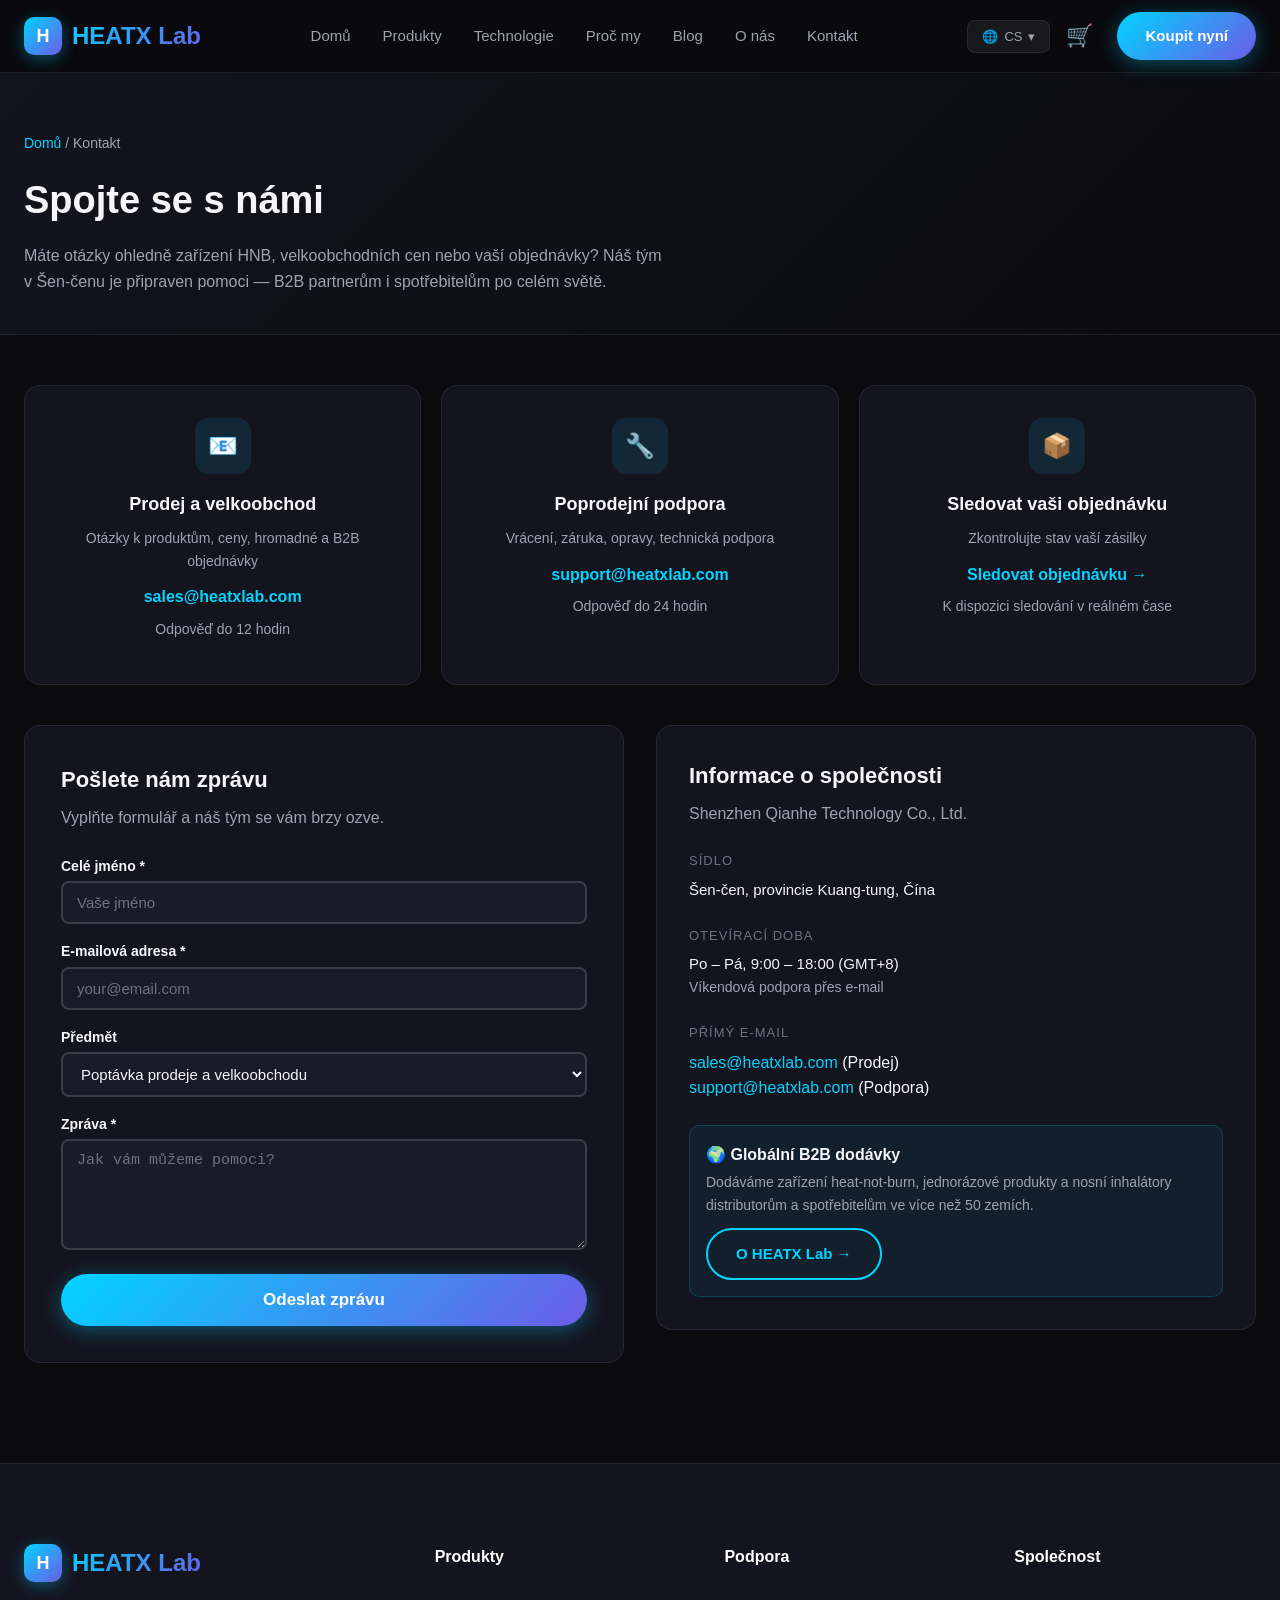
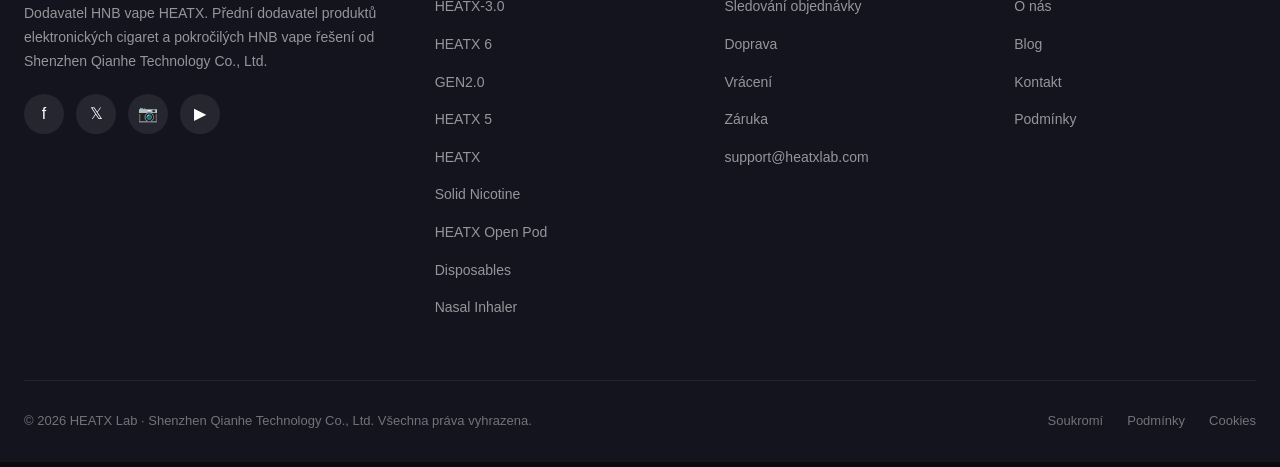
<file: site/contact.html>
<!DOCTYPE html>
<html lang="cs">
<head>
  <meta charset="UTF-8">
  <meta name="viewport" content="width=device-width, initial-scale=1.0">
  <meta name="description" content="Kontaktujte HEATX Lab — Shenzhen Qianhe Technology Co., Ltd. Kontaktujte náš prodejní tým pro velkoobchodní nabídky HNB, poprodejní podporu a dotazy k produktům. Celosvětová podpora B2B a spotřebitelů.">
  <meta property="og:title" content="Kontakt - HEATX Lab | Podpora dodavatele HNB vape">
  <meta property="og:image" content="https://heatxlab.com/assets/hero-banner.jpg">
  <meta name="keywords" content="kontakt HEATX Lab, kontakt dodavatele HNB, heat-not-burn velkoobchod, Shenzhen Qianhe Technology, HEATX prodej">
  <title>Kontakt - HEATX Lab | Podpora dodavatele HNB vape</title>
  <link rel="stylesheet" href="css/style.css">
  <link rel="stylesheet" href="css/ecommerce.css">
  <link rel="icon" type="image/svg+xml" href="data:image/svg+xml,%3Csvg xmlns='http://www.w3.org/2000/svg' viewBox='0 0 100 100'%3E%3Cdefs%3E%3ClinearGradient id='g' x1='0' y1='0' x2='1' y2='1'%3E%3Cstop offset='0' stop-color='%2300d4ff'/%3E%3Cstop offset='1' stop-color='%236c5ce7'/%3E%3C/linearGradient%3E%3C/defs%3E%3Crect width='100' height='100' rx='22' fill='url(%23g)'/%3E%3Ctext x='50' y='68' font-family='Arial' font-size='58' font-weight='bold' text-anchor='middle' fill='white'%3EH%3C/text%3E%3C/svg%3E">
</head>
<body>

  <!-- ========== Header ========== -->
  <header class="header" id="header">
    <div class="container">
      <nav class="nav">
        <a href="/" class="logo"><div class="logo-icon">H</div><span>HEATX Lab</span></a>
        <div class="nav-links">
          <a href="/index.html">Domů</a>
          <a href="/products.html">Produkty</a>
          <a href="/index.html#features">Technologie</a>
          <a href="/index.html#why">Proč my</a>
          <a href="/blog.html">Blog</a>
          <a href="/about.html">O nás</a>
          <a href="/contact.html">Kontakt</a>
        </div>
        <div class="nav-cta">
          <div class="lang-switch">
            <button class="lang-btn" id="langBtn">
              <span>🌐</span>
              <span class="lang-current">CS</span>
              <span>▾</span>
            </button>
            <div class="lang-dropdown" id="langDropdown">
              <div class="lang-option" data-code="EN">English</div>
              <div class="lang-option active" data-code="CS">Čeština</div>
              <div class="lang-option" data-code="AR">العربية (Arabic)</div>
              <div class="lang-option" data-code="ID">Bahasa Indonesia</div>
              <div class="lang-option" data-code="IT">Italiano</div>
              <div class="lang-option" data-code="JA">日本語 (Japanese)</div>
              <div class="lang-option" data-code="KO">한국어 (Korean)</div>
              <div class="lang-option" data-code="PL">Polski</div>
              <div class="lang-option" data-code="RU">Русский (Russian)</div>
              <div class="lang-option" data-code="DE">Deutsch</div>
            </div>
          </div>
          <a href="/cart.html" class="cart-icon-link">
            <span class="cart-icon">🛒</span>
            <span class="cart-badge" id="cartBadge" style="display:none;">0</span>
          </a>
          <a href="/products.html" class="btn btn-primary">Koupit nyní</a>
          <div class="mobile-menu-btn" id="mobileMenuBtn"><span></span><span></span><span></span></div>
        </div>
      </nav>
    </div>
  </header>

  <!-- ========== Page Hero ========== -->
  <section class="page-hero">
    <div class="container">
      <div class="breadcrumb"><a href="/">Domů</a> / <span>Kontakt</span></div>
      <h1>Spojte se s námi</h1>
      <p>Máte otázky ohledně zařízení HNB, velkoobchodních cen nebo vaší objednávky? Náš tým v Šen-čenu je připraven pomoci — B2B partnerům i spotřebitelům po celém světě.</p>
    </div>
  </section>

  <!-- ========== Contact Cards ========== -->
  <section class="section" style="padding-top:50px;">
    <div class="container">
      <div class="contact-grid-3">
        <div class="contact-card">
          <div class="contact-icon">📧</div>
          <h3>Prodej a velkoobchod</h3>
          <p>Otázky k produktům, ceny, hromadné a B2B objednávky</p>
          <a href="mailto:sales@heatxlab.com" class="contact-email">sales@heatxlab.com</a>
          <p class="contact-hours">Odpověď do 12 hodin</p>
        </div>
        <div class="contact-card">
          <div class="contact-icon">🔧</div>
          <h3>Poprodejní podpora</h3>
          <p>Vrácení, záruka, opravy, technická podpora</p>
          <a href="mailto:support@heatxlab.com" class="contact-email">support@heatxlab.com</a>
          <p class="contact-hours">Odpověď do 24 hodin</p>
        </div>
        <div class="contact-card">
          <div class="contact-icon">📦</div>
          <h3>Sledovat vaši objednávku</h3>
          <p>Zkontrolujte stav vaší zásilky</p>
          <a href="/order-tracking.html" class="contact-email">Sledovat objednávku →</a>
          <p class="contact-hours">K dispozici sledování v reálném čase</p>
        </div>
      </div>

      <div style="display:grid;grid-template-columns:1fr 1fr;gap:32px;align-items:start;" class="contact-layout">
        <!-- Contact Form -->
        <div class="contact-form">
          <h2 style="font-size:22px;margin-bottom:8px;">Pošlete nám zprávu</h2>
          <p style="color:var(--text-gray);margin-bottom:24px;">Vyplňte formulář a náš tým se vám brzy ozve.</p>
          <div id="formMsg"></div>
          <form id="contactForm" onsubmit="return handleSubmit(event)">
            <div class="form-group">
              <label>Celé jméno *</label>
              <input type="text" id="cName" name="name" placeholder="Vaše jméno" required>
            </div>
            <div class="form-group">
              <label>E-mailová adresa *</label>
              <input type="email" id="cEmail" name="email" placeholder="your@email.com" required>
            </div>
            <div class="form-group">
              <label>Předmět</label>
              <select id="cSubject" name="subject">
                <option value="Sales & Wholesale">Poptávka prodeje a velkoobchodu</option>
                <option value="Product Question">Otázka k produktu</option>
                <option value="Order Support">Podpora objednávek</option>
                <option value="Warranty / Returns">Záruka / Vrácení</option>
                <option value="Other">Jiné</option>
              </select>
            </div>
            <div class="form-group">
              <label>Zpráva *</label>
              <textarea id="cMessage" name="message" rows="5" placeholder="Jak vám můžeme pomoci?" required style="resize:vertical;"></textarea>
            </div>
            <button type="submit" class="btn btn-primary btn-large" style="width:100%;">Odeslat zprávu</button>
          </form>
        </div>

        <!-- Company Info -->
        <div style="background:var(--bg-card);border:1px solid var(--border);border-radius:16px;padding:32px;">
          <h2 style="font-size:22px;margin-bottom:8px;">Informace o společnosti</h2>
          <p style="color:var(--text-gray);margin-bottom:24px;">Shenzhen Qianhe Technology Co., Ltd.</p>

          <div style="margin-bottom:24px;">
            <div style="font-size:13px;color:var(--text-light);text-transform:uppercase;letter-spacing:1px;margin-bottom:6px;">Sídlo</div>
            <p style="color:var(--text-dark);font-size:15px;">Šen-čen, provincie Kuang-tung, Čína</p>
          </div>

          <div style="margin-bottom:24px;">
            <div style="font-size:13px;color:var(--text-light);text-transform:uppercase;letter-spacing:1px;margin-bottom:6px;">Otevírací doba</div>
            <p style="color:var(--text-dark);font-size:15px;">Po – Pá, 9:00 – 18:00 (GMT+8)</p>
            <p style="color:var(--text-gray);font-size:14px;">Víkendová podpora přes e-mail</p>
          </div>

          <div style="margin-bottom:24px;">
            <div style="font-size:13px;color:var(--text-light);text-transform:uppercase;letter-spacing:1px;margin-bottom:6px;">Přímý e-mail</div>
            <p><a href="mailto:sales@heatxlab.com" style="color:var(--primary);">sales@heatxlab.com</a> (Prodej)</p>
            <p><a href="mailto:support@heatxlab.com" style="color:var(--primary);">support@heatxlab.com</a> (Podpora)</p>
          </div>

          <div style="padding:16px;background:rgba(0,212,255,0.06);border-radius:10px;border:1px solid rgba(0,212,255,0.2);">
            <div style="font-weight:700;color:var(--text-dark);margin-bottom:4px;">🌍 Globální B2B dodávky</div>
            <p style="font-size:14px;color:var(--text-gray);">Dodáváme zařízení heat-not-burn, jednorázové produkty a nosní inhalátory distributorům a spotřebitelům ve více než 50 zemích.</p>
            <a href="/about.html" class="btn btn-outline" style="margin-top:12px;display:inline-block;">O HEATX Lab →</a>
          </div>
        </div>
      </div>
    </div>
  </section>

  <!-- ========== Footer ========== -->
  <footer class="footer">
    <div class="container">
      <div class="footer-grid">
        <div class="footer-brand">
          <div class="logo"><div class="logo-icon">H</div><span>HEATX Lab</span></div>
          <p>Dodavatel HNB vape HEATX. Přední dodavatel produktů elektronických cigaret a pokročilých HNB vape řešení od Shenzhen Qianhe Technology Co., Ltd.</p>
          <div class="footer-social">
            <a href="https://www.facebook.com/heatxlab" class="social-icon" target="_blank" rel="noopener noreferrer">f</a>
            <a href="https://x.com/heatxlab" class="social-icon" target="_blank" rel="noopener noreferrer">𝕏</a>
            <a href="https://www.instagram.com/heatxlab" class="social-icon" target="_blank" rel="noopener noreferrer">📷</a>
            <a href="https://www.youtube.com/@heatxlab" class="social-icon" target="_blank" rel="noopener noreferrer">▶</a>
          </div>
        </div>
        <div class="footer-col">
          <h4>Produkty</h4>
          <ul>
            <li><a href="/product.html?id=heatx-3">HEATX-3.0</a></li>
            <li><a href="/product.html?id=heatx-6">HEATX 6</a></li>
            <li><a href="/product.html?id=gen2">GEN2.0</a></li>
            <li><a href="/product.html?id=heatx-5">HEATX 5</a></li>
            <li><a href="/product.html?id=heatx">HEATX</a></li>
            <li><a href="/product.html?id=pioneering-solid-nicotine">Solid Nicotine</a></li>
            <li><a href="/product.html?id=heatx-open-pod">HEATX Open Pod</a></li>
            <li><a href="/products.html">Disposables</a></li>
            <li><a href="/product.html?id=nasal-inhaler">Nasal Inhaler</a></li>
          </ul>
        </div>
        <div class="footer-col">
          <h4>Podpora</h4>
          <ul>
            <li><a href="/order-tracking.html">Sledování objednávky</a></li>
            <li><a href="/policies.html#shipping">Doprava</a></li>
            <li><a href="/policies.html#returns">Vrácení</a></li>
            <li><a href="/policies.html#warranty">Záruka</a></li>
            <li><a href="mailto:support@heatxlab.com">support@heatxlab.com</a></li>
          </ul>
        </div>
        <div class="footer-col">
          <h4>Společnost</h4>
          <ul>
            <li><a href="/about.html">O nás</a></li>
            <li><a href="/blog.html">Blog</a></li>
            <li><a href="/contact.html">Kontakt</a></li>
            <li><a href="/policies.html">Podmínky</a></li>
          </ul>
        </div>
      </div>
      <div class="footer-bottom">
        <p>© 2026 HEATX Lab · Shenzhen Qianhe Technology Co., Ltd. Všechna práva vyhrazena.</p>
        <div class="footer-links">
          <a href="/policies.html#privacy">Soukromí</a>
          <a href="/policies.html#terms">Podmínky</a>
          <a href="/policies.html#cookies">Cookies</a>
        </div>
      </div>
    </div>
  </footer>

  <script src="js/store.js?v=20260927"></script>
  <script>
    function handleSubmit(e) {
      e.preventDefault();
      const name = document.getElementById("cName").value.trim();
      const email = document.getElementById("cEmail").value.trim();
      const subject = document.getElementById("cSubject").value;
      const message = document.getElementById("cMessage").value.trim();
      const msgBox = document.getElementById("formMsg");

      if (!name || !email || !message) {
        msgBox.innerHTML = '<div class="form-success" style="background:rgba(239,68,68,0.12);border-color:rgba(239,68,68,0.3);color:var(--danger);">⚠ Vyplňte prosím všechna povinná pole.</div>';
        return false;
      }

      // Compose a mailto link so the message reaches the team (static-site friendly)
      const body = `Jméno: ${name}%0AE-mail: ${email}%0APředmět: ${subject}%0A%0A${encodeURIComponent(message)}`;
      const mailto = `mailto:sales@heatxlab.com?subject=${encodeURIComponent("[HEATX Lab Contact] " + subject)}&body=${body}`;

      msgBox.innerHTML = '<div class="form-success">✓ Děkujeme, ' + name + '! Vaše zpráva je připravena. Klikněte níže pro její odeslání přes e-mailovou aplikaci.</div>';
      document.getElementById("contactForm").innerHTML =
        '<a href="' + mailto + '" class="btn btn-primary btn-large" style="display:block;text-align:center;">Otevřít e-mail k odeslání →</a>' +
        '<p style="text-align:center;color:var(--text-gray);font-size:13px;margin-top:12px;">Nebo nám napište přímo na sales@heatxlab.com</p>';

      return false;
    }
  </script>
  <script src="js/main.js"></script>
</body>
</html>
</file>
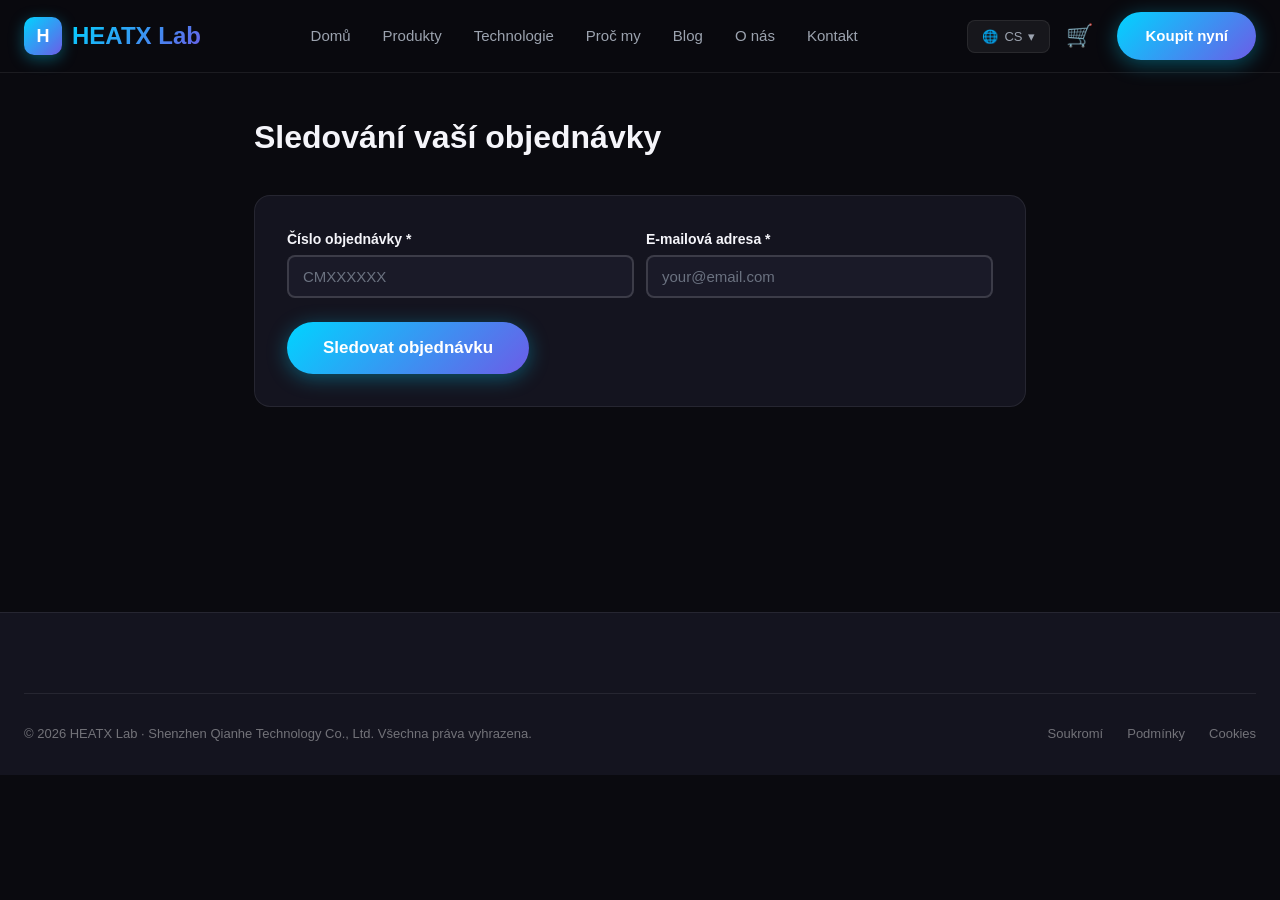
<file: site/order-tracking.html>
<!DOCTYPE html>
<html lang="cs">
<head>
  <meta charset="UTF-8">
  <meta name="viewport" content="width=device-width, initial-scale=1.0">
  <meta name="description" content="Sledujte svou objednávku HEATX Lab podle čísla objednávky a e-mailu. Zobrazte stav objednávky v reálném čase a průběh doručení.">
  <meta property="og:title" content="Sledování objednávky - HEATX Lab">
  <meta property="og:image" content="https://heatxlab.com/assets/hero-banner.jpg">
  <title>Sledování objednávky - HEATX Lab</title>
  <link rel="stylesheet" href="css/style.css">
  <link rel="stylesheet" href="css/ecommerce.css">
  <link rel="icon" type="image/svg+xml" href="data:image/svg+xml,%3Csvg xmlns='http://www.w3.org/2000/svg' viewBox='0 0 100 100'%3E%3Cdefs%3E%3ClinearGradient id='g' x1='0' y1='0' x2='1' y2='1'%3E%3Cstop offset='0' stop-color='%2300d4ff'/%3E%3Cstop offset='1' stop-color='%236c5ce7'/%3E%3C/linearGradient%3E%3C/defs%3E%3Crect width='100' height='100' rx='22' fill='url(%23g)'/%3E%3Ctext x='50' y='68' font-family='Arial' font-size='58' font-weight='bold' text-anchor='middle' fill='white'%3EH%3C/text%3E%3C/svg%3E">
</head>
<body>

  <header class="header" id="header">
    <div class="container">
      <nav class="nav">
        <a href="/" class="logo"><div class="logo-icon">H</div><span>HEATX Lab</span></a>
        <div class="nav-links">
          <a href="/index.html">Domů</a>
          <a href="/products.html">Produkty</a>
          <a href="/index.html#features">Technologie</a>
          <a href="/index.html#why">Proč my</a>
          <a href="/blog.html">Blog</a>
          <a href="/about.html">O nás</a>
          <a href="/contact.html">Kontakt</a>
        </div>
        <div class="nav-cta">
          <div class="lang-switch">
            <button class="lang-btn" id="langBtn">
              <span>🌐</span>
              <span class="lang-current">CS</span>
              <span>▾</span>
            </button>
            <div class="lang-dropdown" id="langDropdown">
              <div class="lang-option" data-code="EN">English</div>
              <div class="lang-option" data-code="AR">العربية (Arabic)</div>
              <div class="lang-option" data-code="ID">Bahasa Indonesia</div>
              <div class="lang-option" data-code="IT">Italiano</div>
              <div class="lang-option" data-code="JA">日本語 (Japanese)</div>
              <div class="lang-option" data-code="KO">한국어 (Korean)</div>
              <div class="lang-option" data-code="PL">Polski</div>
              <div class="lang-option" data-code="RU">Русский (Russian)</div>
              <div class="lang-option" data-code="DE">Deutsch</div>
              <div class="lang-option active" data-code="CS">Čeština</div>
            </div>
          </div>
          <a href="/cart.html" class="cart-icon-link">
            <span class="cart-icon">🛒</span>
            <span class="cart-badge" id="cartBadge" style="display:none;">0</span>
          </a>
          <a href="/products.html" class="btn btn-primary">Koupit nyní</a>
          <div class="mobile-menu-btn" id="mobileMenuBtn"><span></span><span></span><span></span></div>
        </div>
      </nav>
    </div>
  </header>

  <div style="margin-top:72px;padding:40px 0;min-height:60vh;">
    <div class="container" style="max-width:820px;">
      <h1 style="font-size:32px;margin-bottom:32px;color:var(--text-dark);">Sledování vaší objednávky</h1>
      <div id="trackingContent">
        <div class="tracking-search-box">
          <div class="form-row">
            <div class="form-group">
              <label for="trackOrderId">Číslo objednávky *</label>
              <input type="text" id="trackOrderId" placeholder="CMXXXXXX">
            </div>
            <div class="form-group">
              <label for="trackEmail">E-mailová adresa *</label>
              <input type="email" id="trackEmail" placeholder="your@email.com">
            </div>
          </div>
          <button class="btn btn-primary btn-large" onclick="handleTrack()">Sledovat objednávku</button>
        </div>
      </div>
    </div>
  </div>

  <footer class="footer">
    <div class="container">
      <div class="footer-bottom">
        <p>© 2026 HEATX Lab · Shenzhen Qianhe Technology Co., Ltd. Všechna práva vyhrazena.</p>
        <div class="footer-links">
          <a href="/policies.html#privacy">Soukromí</a>
          <a href="/policies.html#terms">Podmínky</a>
          <a href="/policies.html#cookies">Cookies</a>
        </div>
      </div>
    </div>
  </footer>

  <script src="js/store.js?v=20260929a"></script>
  <script>
    function getQueryParam(name) {
      return new URLSearchParams(window.location.search).get(name);
    }

    const urlOrder = getQueryParam("order");
    const urlEmail = getQueryParam("email");

    // Last order successfully resolved (API, session or local storage). Kept so
    // the return/RMA flow also works for orders fetched from the API, which are
    // not present in this browser's localStorage.
    let currentOrder = null;

    function searchBoxHtml(orderId, email) {
      return `
        <div class="tracking-search-box">
          <div class="form-row">
            <div class="form-group">
              <label for="trackOrderId">Číslo objednávky *</label>
              <input type="text" id="trackOrderId" value="${esc(orderId)}" placeholder="CMXXXXXX">
            </div>
            <div class="form-group">
              <label for="trackEmail">E-mailová adresa *</label>
              <input type="email" id="trackEmail" value="${esc(email)}" placeholder="your@email.com">
            </div>
          </div>
          <button class="btn btn-primary btn-large" onclick="handleTrack()">Sledovat objednávku</button>
        </div>
      `;
    }

    async function handleTrack() {
      const orderId = document.getElementById("trackOrderId").value.trim();
      const email = document.getElementById("trackEmail").value.trim();

      if (!orderId || !email) {
        alert("Zadejte prosím číslo objednávky i e-mail.");
        return;
      }

      currentOrder = null;

      document.getElementById("trackingContent").innerHTML = `
        <div style="text-align:center;padding:60px;">
          <div style="font-size:48px;animation:spin 1s linear infinite;display:inline-block;">⟳</div>
          <p style="margin-top:16px;color:var(--text-gray);">Vyhledávání vaší objednávky...</p>
        </div>
        <style>@keyframes spin{to{transform:rotate(360deg)}}</style>
      `;

      let order = null;

      // 1. Try backend API first (cross-device)
      try {
        const resp = await fetch(`/api/orders?order_id=${encodeURIComponent(orderId)}&email=${encodeURIComponent(email)}`);
        if (resp.ok) {
          const result = await resp.json();
          if (result && result.success && result.order) {
            order = result.order;
          }
        }
      } catch (err) {
        console.log("API unavailable, checking local storage...");
      }

      // 2. Fallback: session storage
      if (!order) {
        const lastOrder = sessionStorage.getItem("lastOrder");
        if (lastOrder) {
          try {
            const parsed = JSON.parse(lastOrder);
            if (parsed && typeof parsed === 'object' &&
                String(parsed.orderId || '').toUpperCase() === orderId.toUpperCase() &&
                String(parsed.email || '').toLowerCase() === email.toLowerCase()) {
              order = parsed;
            }
          } catch (err) {
            console.warn("Malformed cached order ignored:", err);
          }
        }
      }

      // 3. Fallback: localStorage
      if (!order) {
        order = findOrder(orderId, email);
      }

      if (!order) {
        document.getElementById("trackingContent").innerHTML = `
          ${searchBoxHtml(orderId, email)}
          <div class="order-not-found">
            <h2>Objednávka nenalezena</h2>
            <p>Nemohli jsme najít objednávku s číslem <strong>${esc(orderId)}</strong> a e-mailem <strong>${esc(email)}</strong>.</p>
            <p>Zkontrolujte prosím své údaje nebo nás kontaktujte:</p>
            <a href="mailto:support@heatxlab.com" class="btn btn-outline">E-mailová podpora</a>
          </div>
        `;
        return;
      }

      currentOrder = order;
      renderOrderDetail(order);
    }

    function formatOrderDate(value) {
      const d = new Date(value);
      if (isNaN(d.getTime())) return "—";
      return d.toLocaleDateString("cs-CZ", { year: "numeric", month: "long", day: "numeric" });
    }

    function formatShortDate(value) {
      const d = new Date(value);
      if (isNaN(d.getTime())) return "—";
      return d.toLocaleDateString("cs-CZ", { month: "long", day: "numeric" });
    }

    function renderOrderDetail(order) {
      const orderDateStr = order.date || order.createdAt;
      const orderDate = formatOrderDate(orderDateStr);
      const createdMs = new Date(orderDateStr).getTime();
      const estimatedDelivery = formatShortDate(isNaN(createdMs) ? Date.now() : createdMs + 7 * 24 * 60 * 60 * 1000);

      const status = String(order.status || "confirmed").toLowerCase();
      const shipping = order.shipping || {};
      const items = Array.isArray(order.items) ? order.items : [];
      const paymentMethod = String(order.paymentMethod || "").toLowerCase();

      const steps = [
        { key: "confirmed", label: "Objednávka potvrzena", icon: "✓", desc: "Přijali jsme vaši objednávku" },
        { key: "processing", label: "Zpracovává se", icon: "📦", desc: "Příprava vašich položek k odeslání" },
        { key: "shipped", label: "Odesláno", icon: "🚚", desc: "Vaše objednávka je na cestě" },
        { key: "delivered", label: "Doručeno", icon: "🎉", desc: "Užijte si HEATX Lab!" },
      ];

      const currentStepIndex = Math.max(0, steps.findIndex(s => s.key === status));
      const stepsHtml = steps.map((step, i) => `
        <div class="tracking-step ${i <= currentStepIndex ? 'active' : ''} ${i === currentStepIndex ? 'current' : ''}">
          <div class="tracking-step-icon">${i < currentStepIndex ? '✓' : step.icon}</div>
          <div class="tracking-step-info">
            <div class="tracking-step-label">${step.label}</div>
            <div class="tracking-step-desc">${step.desc}</div>
          </div>
        </div>
      `).join("");

      const itemsHtml = items.map(item => `
        <div class="checkout-item">
          <img src="${esc(item.image)}" alt="${esc(item.name)}">
          <div class="checkout-item-info">
            <div class="checkout-item-name">${esc(item.name)}</div>
            <div class="checkout-item-qty">Množství: ${esc(item.qty)}${item.options && item.options.color ? ' · ' + esc(item.options.color) : ''}</div>
          </div>
          <div class="checkout-item-price">${formatPrice((Number(item.price) || 0) * (Number(item.qty) || 0))}</div>
        </div>
      `).join("");

      const orderIdSafe = esc(order.orderId);
      const emailSafe = esc(order.email);

      document.getElementById("trackingContent").innerHTML = `
        <div class="order-detail">
          <div class="order-header">
            <div>
              <div class="order-id">Objednávka: ${orderIdSafe}</div>
              <div class="order-date">Vytvořeno dne ${orderDate}</div>
            </div>
            <div class="order-status-badge">${esc(status.toUpperCase())}</div>
          </div>

          <div class="tracking-progress">
            ${stepsHtml}
            <div class="tracking-eta">
              Předpokládané doručení: <strong>${estimatedDelivery}</strong>
            </div>
          </div>

          <div class="order-section">
            <h3>Doručovací adresa</h3>
            <p>
              ${esc(shipping.firstName)} ${esc(shipping.lastName)}<br>
              ${esc(shipping.address)}<br>
              ${esc(shipping.city)}, ${esc(shipping.state)} ${esc(shipping.zip)}<br>
              ${esc(shipping.country)}
            </p>
            <p style="margin-top:8px;">📧 ${emailSafe} | 📱 ${esc(order.phone)}</p>
          </div>

          <div class="order-section">
            <h3>Položky</h3>
            <div class="checkout-items-list">${itemsHtml}</div>
          </div>

          <div class="order-section">
            <h3>Souhrn platby</h3>
            <div class="summary-row"><span>Mezisoučet</span><span>${formatPrice(order.subtotal)}</span></div>
            ${order.discountAmount > 0 ? `<div class="summary-row discount"><span>Sleva (${esc(order.discountCode)})</span><span>−${formatPrice(order.discountAmount)}</span></div>` : ''}
            <div class="summary-row"><span>Doprava</span><span>${Number(order.shippingCost) === 0 ? 'ZDARMA' : formatPrice(order.shippingCost)}</span></div>
            <div class="summary-divider"></div>
            <div class="summary-row total"><span>Celkem</span><span>${formatPrice(order.total)}</span></div>
            <div class="summary-row" style="margin-top:8px;font-size:14px;color:var(--text-gray);">
              <span>Způsob platby</span><span>${esc(paymentMethod ? paymentMethod.toUpperCase() : "—")}</span>
            </div>
            ${paymentMethod === 'tt' ? `
            <div class="tt-payment-notice" style="background:#f0f9ff;border:1px solid #bae6fd;border-radius:8px;padding:16px;margin-top:16px;">
              <div style="font-weight:bold;color:#0369a1;margin-bottom:8px;">🏦 Pokyny k platbě bankovním převodem (T/T)</div>
              <div style="color:#475569;line-height:1.7;font-size:14px;">
                Prosím převeďte celkovou částku <strong>${formatPrice(order.total)}</strong> bankovním převodem na:
              </div>
              <div style="background:#f8fafc;border:1px solid #e2e8f0;border-radius:6px;padding:12px;margin-top:10px;font-family:monospace;font-size:13px;line-height:1.9;color:#1e293b;">
                <div><strong>Příjemce:</strong> Millennium Plus Holdings Group Limited</div>
                <div><strong>Název banky:</strong> The Hongkong and Shanghai Banking Corporation Limited</div>
                <div><strong>Kód banky:</strong> 004</div>
                <div><strong>Číslo účtu:</strong> 801-791278-838</div>
                <div><strong>SWIFT kód:</strong> HSBC HKHHKH</div>
                <div><strong>Adresa banky:</strong> 1 Queen's Road Central, Hong Kong</div>
                <div><strong>Měna:</strong> USD</div>
              </div>
              <div style="color:#475569;font-size:13px;margin-top:10px;line-height:1.6;">
                ⚠️ Uveďte prosím číslo vaší objednávky <strong>${orderIdSafe}</strong> v platebním odkazu. Po převodu zašlete potvrzení o platbě e-mailem na <a href="mailto:sales@heatxlab.com">sales@heatxlab.com</a>. Vaše objednávka bude zpracována po potvrzení platby.
              </div>
            </div>` : ''}
          </div>

          ${status !== 'delivered' ? `
            <div style="margin-top:16px;text-align:center;">
              <button class="btn btn-outline" style="font-size:14px;" onclick="handleSimulateNext()">🔄 Simulovat další logistický krok</button>
            </div>
          ` : ''}

          <div class="order-actions">
            <a href="mailto:support@heatxlab.com?subject=Order ${encodeURIComponent(order.orderId)} - Support" class="btn btn-outline">Poprodejní podpora</a>
            <a href="mailto:sales@heatxlab.com?subject=Order ${encodeURIComponent(order.orderId)} - Sales" class="btn btn-outline">Kontaktovat prodej</a>
            <a href="/policies.html#returns" class="btn btn-outline">Zásady vrácení</a>
            <a href="/policies.html#warranty" class="btn btn-outline">Informace o záruce</a>
          </div>

          ${status === 'delivered' ? `
            <div id="returnSection" style="margin-top:32px;border-top:1px solid var(--border);padding-top:32px;">
              <h3 style="margin-bottom:16px;">↩️ Žádost o vrácení</h3>
              ${(() => {
                const existingRMA = findReturnByOrder(order.orderId, order.email);
                if (existingRMA) return '';
                return `
                  <p style="color:var(--text-gray);margin-bottom:16px;">Nejste spokojeni s objednávkou? Můžete požádat o vrácení do 30 dnů od doručení.</p>
                  <div class="checkout-section" style="border:1px solid var(--border);border-radius:12px;padding:24px;">
                    <div class="form-group" style="margin-bottom:16px;">
                      <label for="returnReason">Důvod vrácení *</label>
                      <select id="returnReason" style="width:100%;padding:10px;border:1px solid var(--border);border-radius:6px;">
                        <option value="">-- Vyberte důvod --</option>
                        <option value="defective">Vadný produkt</option>
                        <option value="wrong_item">Špatný produkt doručen</option>
                        <option value="not_as_described">Produkt neodpovídá popisu</option>
                        <option value="changed_mind">Změnil jsem názor</option>
                        <option value="damaged">Poškozeno při dopravě</option>
                        <option value="other">Jiný důvod</option>
                      </select>
                    </div>
                    <div class="form-group" style="margin-bottom:16px;">
                      <label for="returnDetail">Podrobnosti (volitelné)</label>
                      <textarea id="returnDetail" rows="3" style="width:100%;padding:10px;border:1px solid var(--border);border-radius:6px;resize:vertical;" placeholder="Popište důvod vrácení..."></textarea>
                    </div>
                    <div class="form-group" style="margin-bottom:16px;">
                      <label>Položky k vrácení</label>
                      <div style="display:flex;flex-direction:column;gap:8px;">
                        ${items.map((item, i) => `
                          <label style="display:flex;align-items:center;gap:8px;font-size:14px;">
                            <input type="checkbox" class="return-item" data-index="${i}" checked>
                            <span>${esc(item.name)} (Množství: ${esc(item.qty)})</span>
                          </label>
                        `).join('')}
                      </div>
                    </div>
                    <button class="btn btn-primary btn-large" onclick="handleRequestReturn()">Podat žádost o vrácení</button>
                  </div>
                `;
              })()}
            </div>
          ` : ''}

          ${(() => {
            const rma = findReturnByOrder(order.orderId, order.email);
            if (!rma) return '';
            const returnSteps = [
              { key: "requested", label: "Žádost podána", icon: "📝", desc: "Vaše žádost o vrácení byla podána" },
              { key: "approved", label: "Schváleno", icon: "✓", desc: "Vrácení bylo schváleno — zašlete prosím produkt zpět" },
              { key: "return_shipped", label: "Vráceno odesláním", icon: "📦", desc: "Produkt je na cestě zpět k nám" },
              { key: "received", label: "Přijato", icon: "📥", desc: "Přijali jsme váš vrácený produkt" },
              { key: "refunded", label: "Proplaceno", icon: "💰", desc: "Náhrada byla vrácena na váš účet" },
            ];
            const currentReturnIdx = Math.max(0, returnSteps.findIndex(s => s.key === rma.status));
            const returnStepsHtml = returnSteps.map((step, i) => `
              <div class="tracking-step ${i <= currentReturnIdx ? 'active' : ''} ${i === currentReturnIdx ? 'current' : ''}">
                <div class="tracking-step-icon">${i < currentReturnIdx ? '✓' : step.icon}</div>
                <div class="tracking-step-info">
                  <div class="tracking-step-label">${step.label}</div>
                  <div class="tracking-step-desc">${step.desc}</div>
                </div>
              </div>
            `).join('');
            const reasonLabels = {
              defective: 'Vadný produkt', wrong_item: 'Špatný produkt doručen',
              not_as_described: 'Produkt neodpovídá popisu', changed_mind: 'Změnil jsem názor',
              damaged: 'Poškozeno při dopravě', other: 'Jiný důvod',
            };
            return `
              <div style="margin-top:32px;border-top:1px solid var(--border);padding-top:32px;">
                <h3 style="margin-bottom:8px;">↩️ Stav vrácení</h3>
                <div style="margin-bottom:16px;display:flex;align-items:center;gap:12px;flex-wrap:wrap;">
                  <span style="font-size:14px;color:var(--text-gray);">RMA číslo:</span>
                  <strong style="font-family:monospace;font-size:16px;color:var(--primary);">${esc(rma.rmaId)}</strong>
                  <span style="background:${rma.status === 'refunded' ? '#10b981' : '#f59e0b'};color:#fff;padding:4px 12px;border-radius:4px;font-size:12px;text-transform:uppercase;">${esc(rma.status)}</span>
                </div>
                <div style="margin-bottom:16px;">
                  <strong>Důvod:</strong> ${esc(reasonLabels[rma.reason] || rma.reason)}
                  ${rma.detail ? '<br><span style="color:var(--text-gray);">' + esc(rma.detail) + '</span>' : ''}
                </div>
                <div class="tracking-progress">
                  ${returnStepsHtml}
                </div>
                ${rma.status === 'approved' ? `
                  <div style="background:#fef3c7;border:1px solid #fde68a;border-radius:8px;padding:16px;margin-top:16px;">
                    <strong>📦 Pokyny k vrácení:</strong>
                    <ol style="margin:8px 0 0 18px;padding:0;line-height:1.8;">
                      <li>Zabalte produkt bezpečně do původního obalu.</li>
                      <li>Přiložte kopii tohoto RMA čísla: <strong>${esc(rma.rmaId)}</strong></li>
                      <li>Odešlete na adresu: <strong>HEATX Lab Returns Dept., Shenzhen Qianhe Technology Co., Ltd., Bao'an District, Shenzhen, Guangdong, China 518100</strong></li>
                      <li>Po odeslání klikněte na tlačítko níže pro aktualizaci stavu.</li>
                    </ol>
                    <button class="btn btn-primary" style="margin-top:12px;" onclick="handleMarkReturnShipped('${esc(rma.rmaId)}', '${emailSafe}')">Označit jako odeslané zpět</button>
                  </div>
                ` : ''}
                ${rma.status === 'refunded' ? `
                  <div style="background:#d1fae5;border:1px solid #6ee7b7;border-radius:8px;padding:16px;margin-top:16px;">
                    <strong>✓ Vrácení dokončeno</strong>
                    <p style="margin:8px 0 0 0;color:var(--text-gray);">Vaše náhrada byla zpracována a vrácena na původní způsob platby. Může trvat 3-5 pracovních dnů, než se objeví na vašem účtu.</p>
                  </div>
                ` : `
                  <div style="margin-top:16px;text-align:center;">
                    <button class="btn btn-outline" style="font-size:14px;" onclick="handleSimulateReturn('${esc(rma.rmaId)}', '${emailSafe}')">🔄 Simulovat další krok vrácení</button>
                  </div>
                `}
              </div>
            `;
          })()}
        </div>
      `;
    }

    function handleRequestReturn() {
      if (!currentOrder) { alert('Objednávka není načtena.'); return; }
      const reasonEl = document.getElementById('returnReason');
      const detailEl = document.getElementById('returnDetail');
      const reason = reasonEl ? reasonEl.value : '';
      const detail = detailEl ? detailEl.value : '';
      if (!reason) { alert('Vyberte prosím důvod vrácení.'); return; }

      const checkedItems = document.querySelectorAll('.return-item:checked');
      if (checkedItems.length === 0) { alert('Vyberte alespoň jednu položku k vrácení.'); return; }

      const sourceItems = Array.isArray(currentOrder.items) ? currentOrder.items : [];
      const items = Array.from(checkedItems)
        .map(cb => sourceItems[parseInt(cb.dataset.index, 10)])
        .filter(Boolean);
      if (items.length === 0) { alert('Vybrané položky se nepodařilo načíst.'); return; }

      // Returns are tracked per browser; a cross-device order is mirrored into
      // localStorage first so the RMA can be attached to it.
      if (!findOrder(currentOrder.orderId, currentOrder.email)) {
        saveOrder(currentOrder);
      }

      const result = requestReturn(currentOrder.orderId, currentOrder.email, items, reason, detail);
      if (!result) { alert('Nepodařilo se vytvořit žádost o vrácení.'); return; }
      if (result.error) { alert(result.error); return; }
      alert('Vaše žádost o vrácení byla podána. RMA číslo: ' + result.rmaId);
      handleTrack();
    }

    function handleMarkReturnShipped(rmaId, email) {
      updateReturnStatus(rmaId, email, 'return_shipped');
      alert('Stav vrácení aktualizován: Produkt označen jako odeslaný zpět.');
      handleTrack();
    }

    function handleSimulateNext() {
      if (!currentOrder) { alert('Objednávka není načtena.'); return; }
      if (!findOrder(currentOrder.orderId, currentOrder.email)) {
        saveOrder(currentOrder);
      }
      const order = simulateLogistics(currentOrder.orderId, currentOrder.email);
      if (!order) { alert('Nelze posunout stav objednávky.'); return; }
      alert('Stav objednávky aktualizován na: ' + order.status);
      handleTrack();
    }

    function handleSimulateReturn(rmaId, email) {
      const rma = simulateReturnFlow(rmaId, email);
      if (!rma) { alert('Nelze posunout stav vrácení.'); return; }
      alert('Stav vrácení aktualizován na: ' + rma.status);
      handleTrack();
    }

    // Auto-track if URL params present
    if (urlOrder && urlEmail) {
      const idInput = document.getElementById("trackOrderId");
      const mailInput = document.getElementById("trackEmail");
      if (idInput) idInput.value = urlOrder;
      if (mailInput) mailInput.value = urlEmail;
      setTimeout(handleTrack, 400);
    }
  </script>
  <script src="js/main.js"></script>
</body>
</html>
</file>
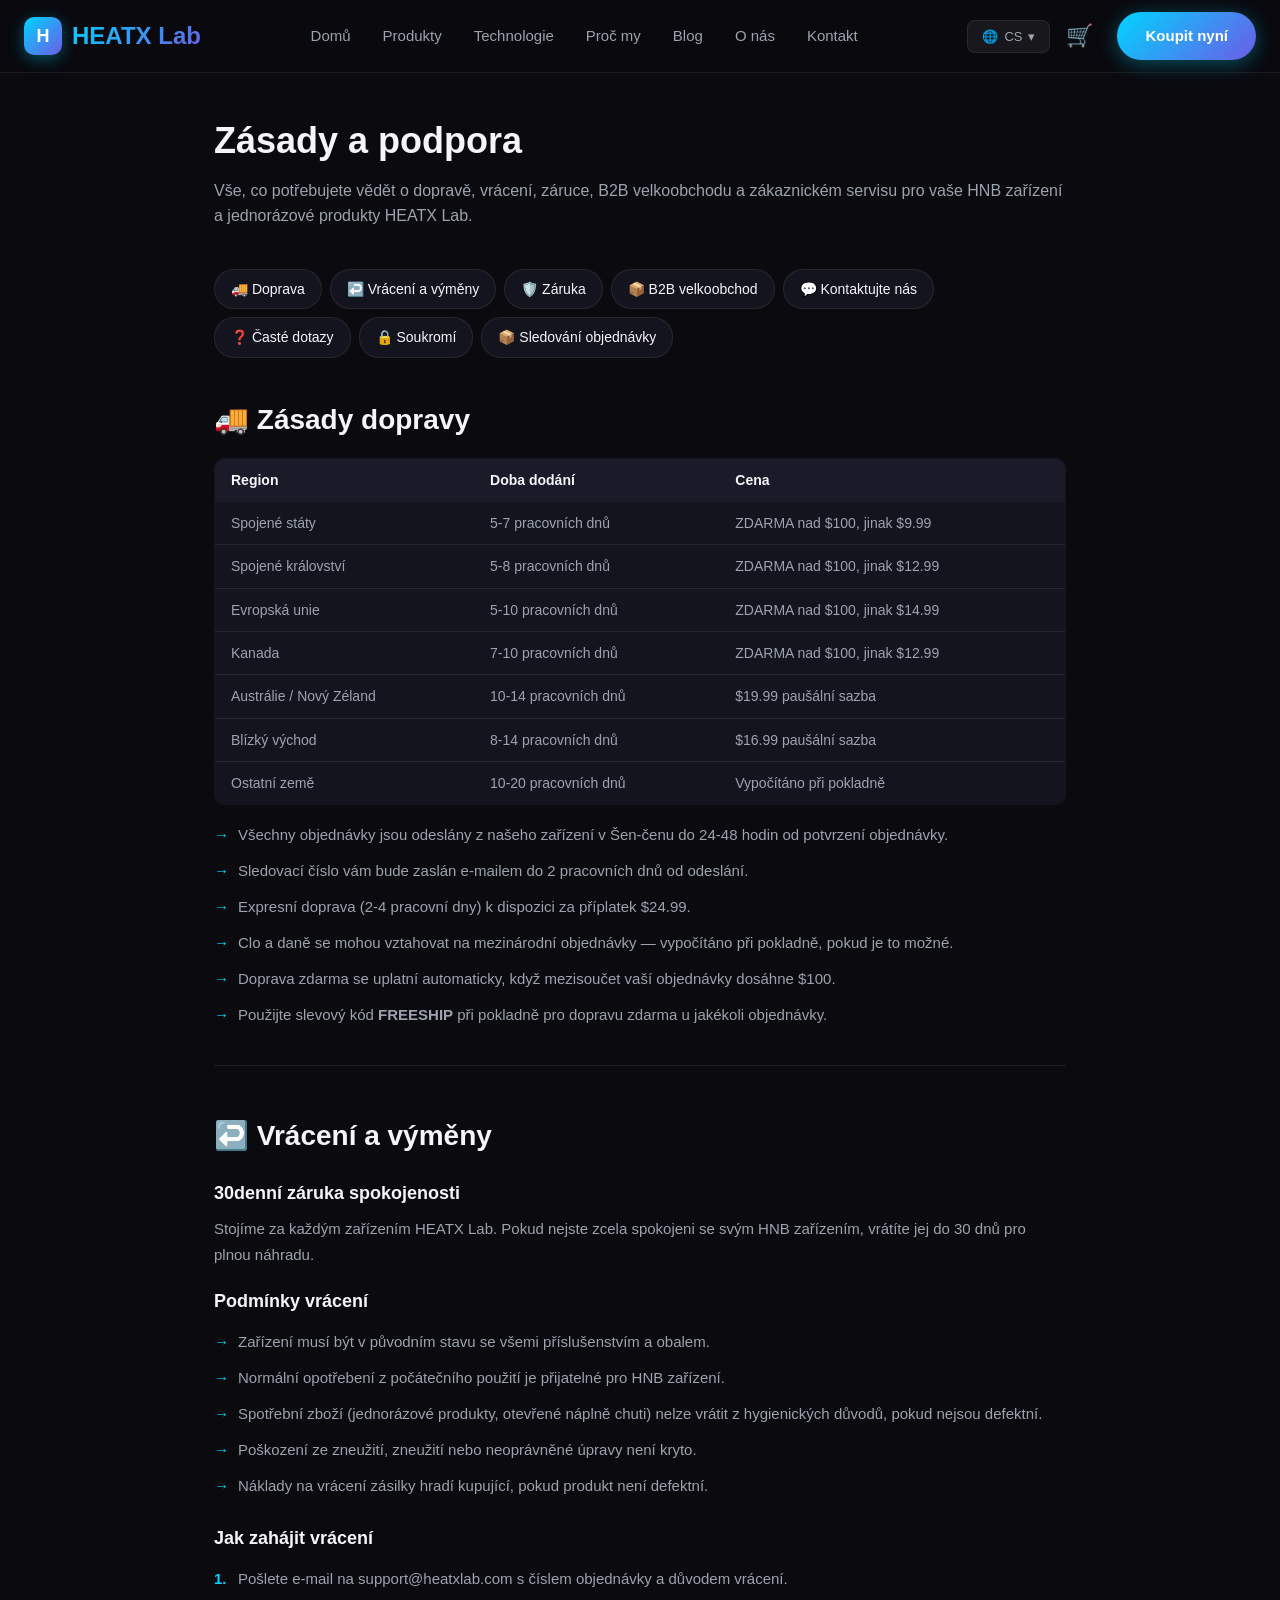
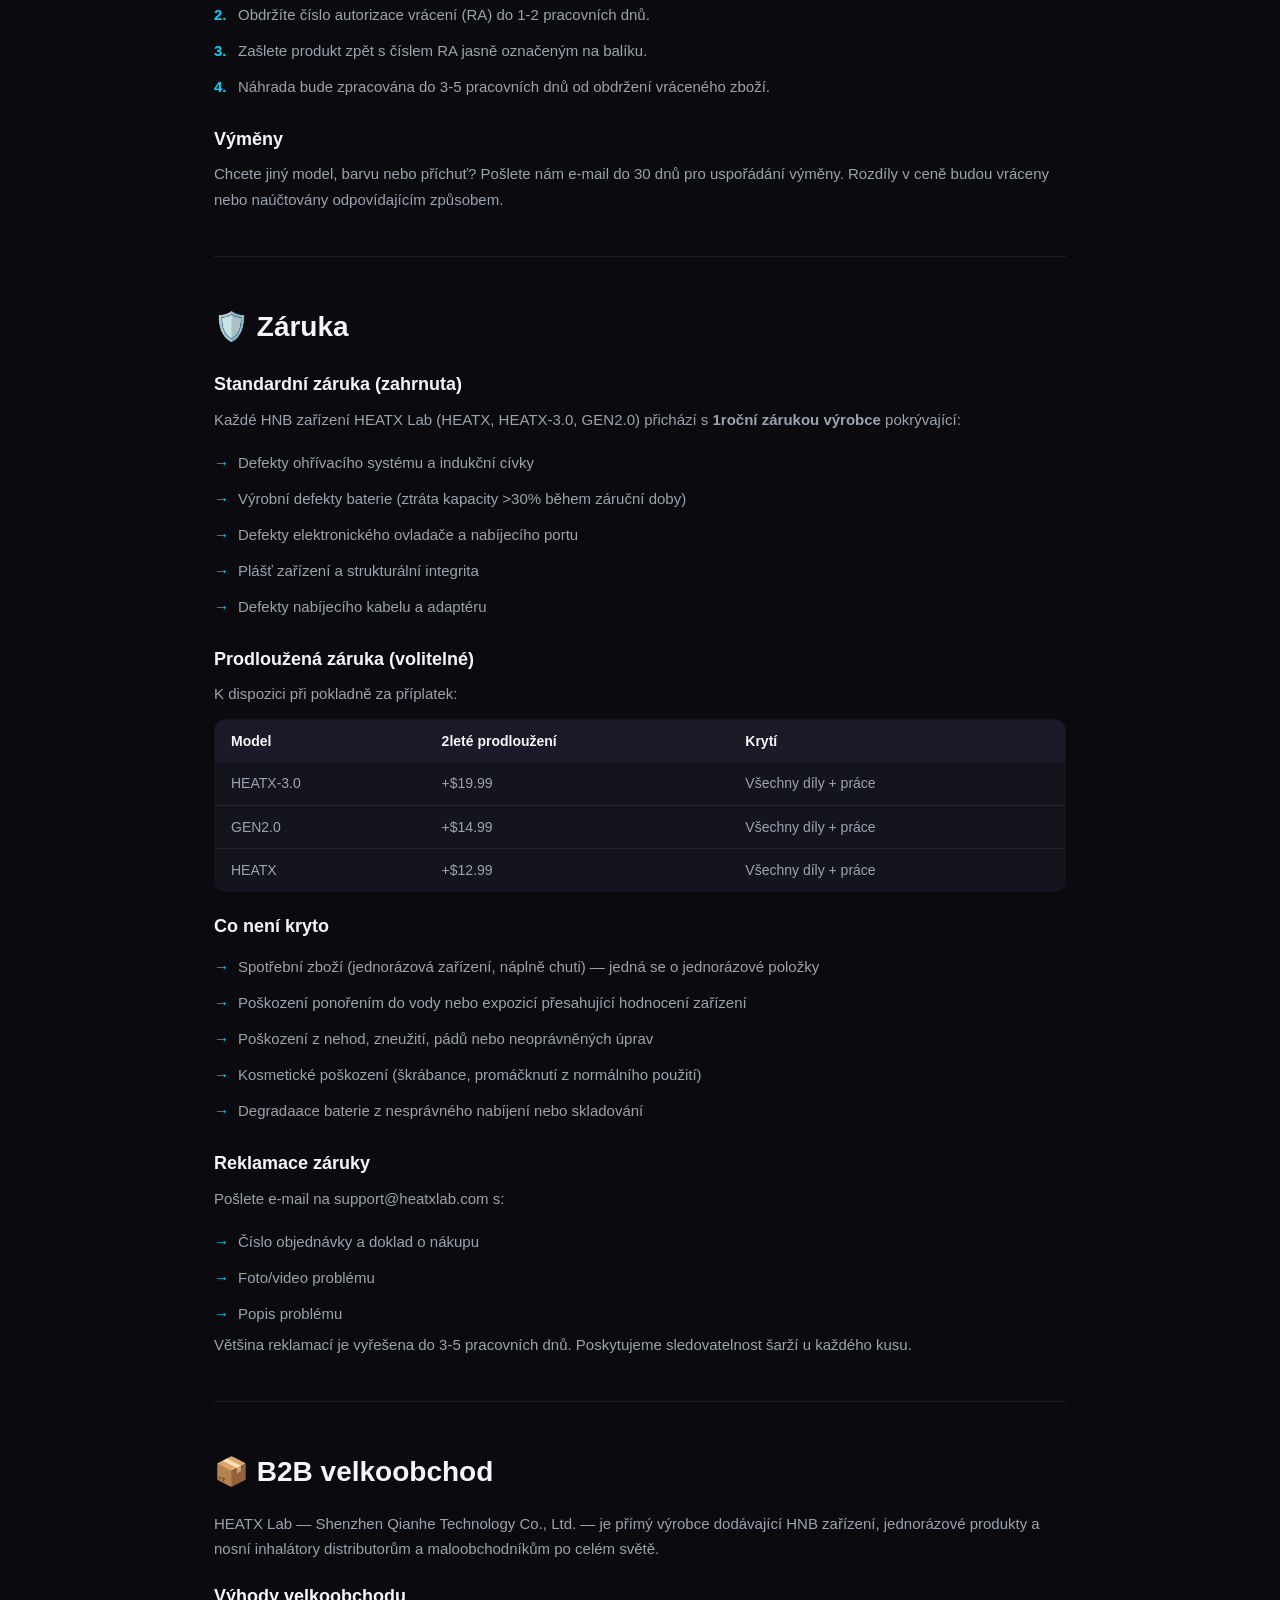
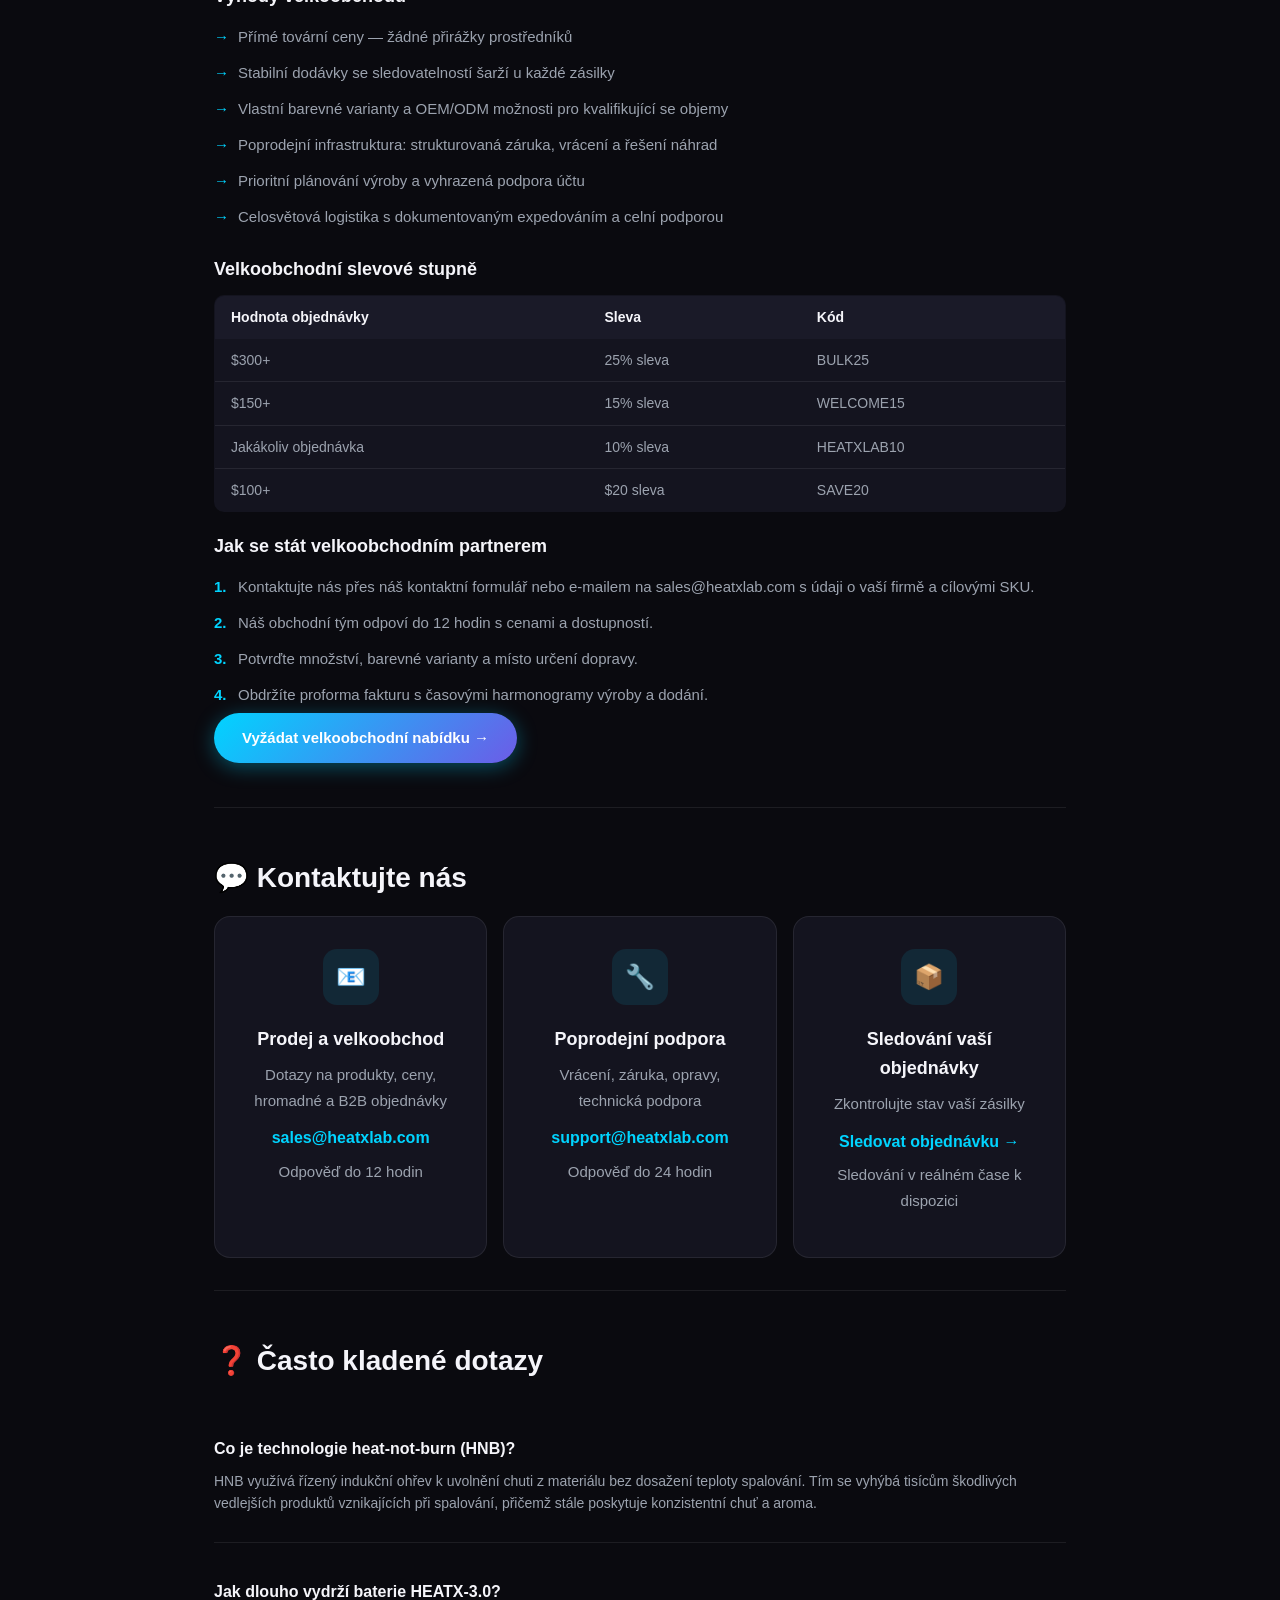
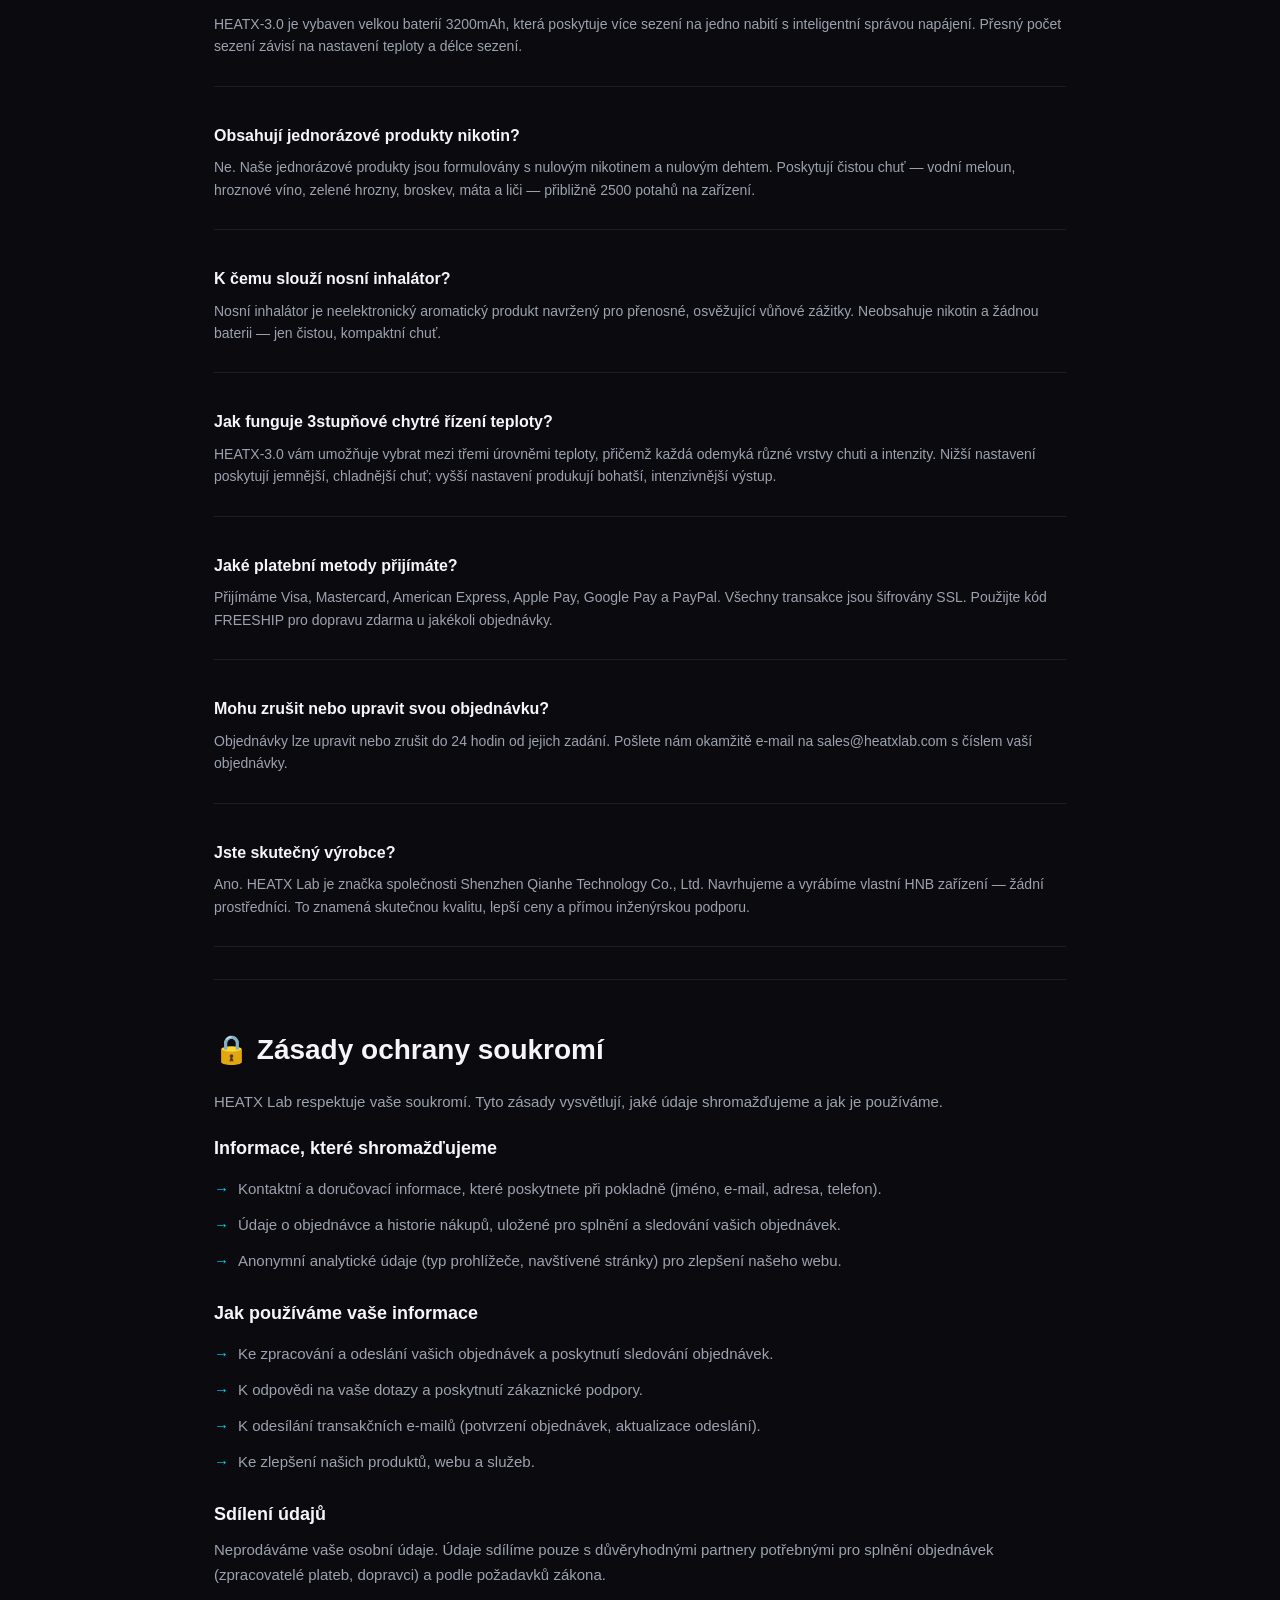
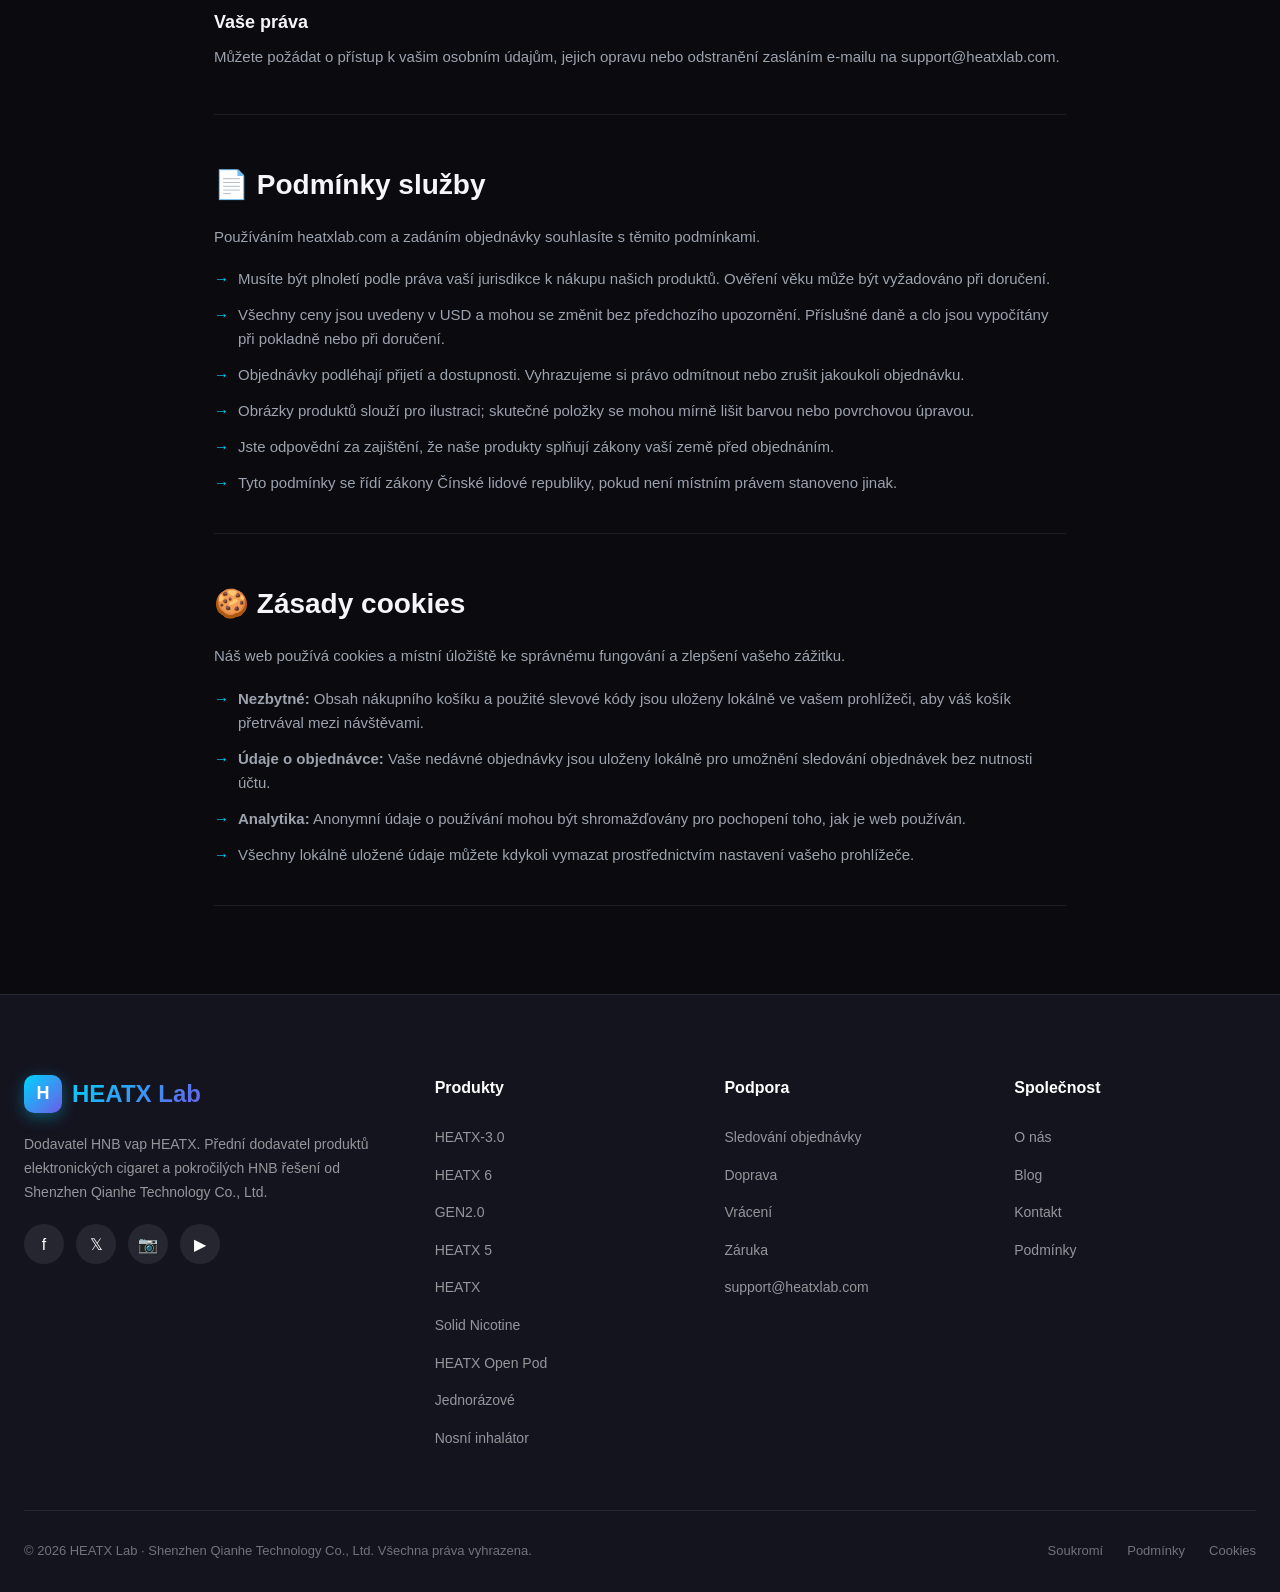
<file: site/policies.html>
<!DOCTYPE html>
<html lang="cs">
<head>
  <meta charset="UTF-8">
  <meta name="viewport" content="width=device-width, initial-scale=1.0">
  <meta name="description" content="Zásady a podpora HEATX Lab — doprava, vrácení, záruka, B2B velkoobchod, soukromí, podmínky a časté dotazy. Vše, co potřebujete vědět o objednávání HNB zařízení a jednorázových produktů.">
  <meta property="og:title" content="Zásady a podpora - HEATX Lab | Doprava, vrácení a záruka">
  <meta property="og:image" content="https://heatxlab.com/assets/hero-banner.jpg">
  <meta name="keywords" content="zásady dopravy HEATX Lab, vrácení, záruka, HNB velkoobchod, vape časté dotazy, zásady ochrany soukromí">
  <title>Zásady a podpora - HEATX Lab | Doprava, vrácení a záruka</title>
  <link rel="stylesheet" href="css/style.css">
  <link rel="stylesheet" href="css/ecommerce.css">
  <link rel="icon" type="image/svg+xml" href="data:image/svg+xml,%3Csvg xmlns='http://www.w3.org/2000/svg' viewBox='0 0 100 100'%3E%3Cdefs%3E%3ClinearGradient id='g' x1='0' y1='0' x2='1' y2='1'%3E%3Cstop offset='0' stop-color='%2300d4ff'/%3E%3Cstop offset='1' stop-color='%236c5ce7'/%3E%3C/linearGradient%3E%3C/defs%3E%3Crect width='100' height='100' rx='22' fill='url(%23g)'/%3E%3Ctext x='50' y='68' font-family='Arial' font-size='58' font-weight='bold' text-anchor='middle' fill='white'%3EH%3C/text%3E%3C/svg%3E">
</head>
<body>

  <!-- ========== Header ========== -->
  <header class="header" id="header">
    <div class="container">
      <nav class="nav">
        <a href="/" class="logo"><div class="logo-icon">H</div><span>HEATX Lab</span></a>
        <div class="nav-links">
          <a href="/index.html">Domů</a>
          <a href="/products.html">Produkty</a>
          <a href="/index.html#features">Technologie</a>
          <a href="/index.html#why">Proč my</a>
          <a href="/blog.html">Blog</a>
          <a href="/about.html">O nás</a>
          <a href="/contact.html">Kontakt</a>
        </div>
        <div class="nav-cta">
          <div class="lang-switch">
            <button class="lang-btn" id="langBtn">
              <span>🌐</span>
              <span class="lang-current">CS</span>
              <span>▾</span>
            </button>
            <div class="lang-dropdown" id="langDropdown">
              <div class="lang-option" data-code="EN">English</div>
              <div class="lang-option" data-code="AR">العربية (Arabic)</div>
              <div class="lang-option" data-code="ID">Bahasa Indonesia</div>
              <div class="lang-option" data-code="IT">Italiano</div>
              <div class="lang-option" data-code="JA">日本語 (Japanese)</div>
              <div class="lang-option" data-code="KO">한국어 (Korean)</div>
              <div class="lang-option" data-code="PL">Polski</div>
              <div class="lang-option" data-code="RU">Русский (Russian)</div>
              <div class="lang-option" data-code="DE">Deutsch</div>
              <div class="lang-option active" data-code="CS">Čeština</div>
            </div>
          </div>
          <a href="/cart.html" class="cart-icon-link">
            <span class="cart-icon">🛒</span>
            <span class="cart-badge" id="cartBadge" style="display:none;">0</span>
          </a>
          <a href="/products.html" class="btn btn-primary">Koupit nyní</a>
          <div class="mobile-menu-btn" id="mobileMenuBtn"><span></span><span></span><span></span></div>
        </div>
      </nav>
    </div>
  </header>

  <div style="margin-top:72px;padding:40px 0;min-height:60vh;">
    <div class="container" style="max-width:900px;">

      <h1 style="font-size:36px;margin-bottom:8px;color:var(--text-dark);">Zásady a podpora</h1>
      <p style="color:var(--text-gray);margin-bottom:40px;">Vše, co potřebujete vědět o dopravě, vrácení, záruce, B2B velkoobchodu a zákaznickém servisu pro vaše HNB zařízení a jednorázové produkty HEATX Lab.</p>

      <!-- Quick Links -->
      <div class="policy-nav">
        <a href="#shipping" class="policy-nav-item">🚚 Doprava</a>
        <a href="#returns" class="policy-nav-item">↩️ Vrácení a výměny</a>
        <a href="#warranty" class="policy-nav-item">🛡️ Záruka</a>
        <a href="#wholesale" class="policy-nav-item">📦 B2B velkoobchod</a>
        <a href="#contact" class="policy-nav-item">💬 Kontaktujte nás</a>
        <a href="#faq" class="policy-nav-item">❓ Časté dotazy</a>
        <a href="#privacy" class="policy-nav-item">🔒 Soukromí</a>
        <a href="/order-tracking.html" class="policy-nav-item">📦 Sledování objednávky</a>
      </div>

      <!-- Shipping -->
      <section id="shipping" class="policy-section">
        <h2>🚚 Zásady dopravy</h2>
        <table class="policy-table">
          <tr><th>Region</th><th>Doba dodání</th><th>Cena</th></tr>
          <tr><td>Spojené státy</td><td>5-7 pracovních dnů</td><td>ZDARMA nad $100, jinak $9.99</td></tr>
          <tr><td>Spojené království</td><td>5-8 pracovních dnů</td><td>ZDARMA nad $100, jinak $12.99</td></tr>
          <tr><td>Evropská unie</td><td>5-10 pracovních dnů</td><td>ZDARMA nad $100, jinak $14.99</td></tr>
          <tr><td>Kanada</td><td>7-10 pracovních dnů</td><td>ZDARMA nad $100, jinak $12.99</td></tr>
          <tr><td>Austrálie / Nový Zéland</td><td>10-14 pracovních dnů</td><td>$19.99 paušální sazba</td></tr>
          <tr><td>Blízký východ</td><td>8-14 pracovních dnů</td><td>$16.99 paušální sazba</td></tr>
          <tr><td>Ostatní země</td><td>10-20 pracovních dnů</td><td>Vypočítáno při pokladně</td></tr>
        </table>
        <ul class="policy-list">
          <li>Všechny objednávky jsou odeslány z našeho zařízení v Šen-čenu do 24-48 hodin od potvrzení objednávky.</li>
          <li>Sledovací číslo vám bude zaslán e-mailem do 2 pracovních dnů od odeslání.</li>
          <li>Expresní doprava (2-4 pracovní dny) k dispozici za příplatek $24.99.</li>
          <li>Clo a daně se mohou vztahovat na mezinárodní objednávky — vypočítáno při pokladně, pokud je to možné.</li>
          <li>Doprava zdarma se uplatní automaticky, když mezisoučet vaší objednávky dosáhne $100.</li>
          <li>Použijte slevový kód <strong>FREESHIP</strong> při pokladně pro dopravu zdarma u jakékoli objednávky.</li>
        </ul>
      </section>

      <!-- Returns -->
      <section id="returns" class="policy-section">
        <h2>↩️ Vrácení a výměny</h2>
        <h3>30denní záruka spokojenosti</h3>
        <p>Stojíme za každým zařízením HEATX Lab. Pokud nejste zcela spokojeni se svým HNB zařízením, vrátíte jej do 30 dnů pro plnou náhradu.</p>

        <h3>Podmínky vrácení</h3>
        <ul class="policy-list">
          <li>Zařízení musí být v původním stavu se všemi příslušenstvím a obalem.</li>
          <li>Normální opotřebení z počátečního použití je přijatelné pro HNB zařízení.</li>
          <li>Spotřební zboží (jednorázové produkty, otevřené náplně chuti) nelze vrátit z hygienických důvodů, pokud nejsou defektní.</li>
          <li>Poškození ze zneužití, zneužití nebo neoprávněné úpravy není kryto.</li>
          <li>Náklady na vrácení zásilky hradí kupující, pokud produkt není defektní.</li>
        </ul>

        <h3>Jak zahájit vrácení</h3>
        <ol class="policy-list">
          <li>Pošlete e-mail na <a href="mailto:support@heatxlab.com?subject=Return Request">support@heatxlab.com</a> s číslem objednávky a důvodem vrácení.</li>
          <li>Obdržíte číslo autorizace vrácení (RA) do 1-2 pracovních dnů.</li>
          <li>Zašlete produkt zpět s číslem RA jasně označeným na balíku.</li>
          <li>Náhrada bude zpracována do 3-5 pracovních dnů od obdržení vráceného zboží.</li>
        </ol>

        <h3>Výměny</h3>
        <p>Chcete jiný model, barvu nebo příchuť? Pošlete nám e-mail do 30 dnů pro uspořádání výměny. Rozdíly v ceně budou vráceny nebo naúčtovány odpovídajícím způsobem.</p>
      </section>

      <!-- Warranty -->
      <section id="warranty" class="policy-section">
        <h2>🛡️ Záruka</h2>

        <h3>Standardní záruka (zahrnuta)</h3>
        <p>Každé HNB zařízení HEATX Lab (HEATX, HEATX-3.0, GEN2.0) přichází s <strong>1roční zárukou výrobce</strong> pokrývající:</p>
        <ul class="policy-list">
          <li>Defekty ohřívacího systému a indukční cívky</li>
          <li>Výrobní defekty baterie (ztráta kapacity >30% během záruční doby)</li>
          <li>Defekty elektronického ovladače a nabíjecího portu</li>
          <li>Plášť zařízení a strukturální integrita</li>
          <li>Defekty nabíjecího kabelu a adaptéru</li>
        </ul>

        <h3>Prodloužená záruka (volitelné)</h3>
        <p>K dispozici při pokladně za příplatek:</p>
        <table class="policy-table">
          <tr><th>Model</th><th>2leté prodloužení</th><th>Krytí</th></tr>
          <tr><td>HEATX-3.0</td><td>+$19.99</td><td>Všechny díly + práce</td></tr>
          <tr><td>GEN2.0</td><td>+$14.99</td><td>Všechny díly + práce</td></tr>
          <tr><td>HEATX</td><td>+$12.99</td><td>Všechny díly + práce</td></tr>
        </table>

        <h3>Co není kryto</h3>
        <ul class="policy-list">
          <li>Spotřební zboží (jednorázová zařízení, náplně chuti) — jedná se o jednorázové položky</li>
          <li>Poškození ponořením do vody nebo expozicí přesahující hodnocení zařízení</li>
          <li>Poškození z nehod, zneužití, pádů nebo neoprávněných úprav</li>
          <li>Kosmetické poškození (škrábance, promáčknutí z normálního použití)</li>
          <li>Degradaace baterie z nesprávného nabíjení nebo skladování</li>
        </ul>

        <h3>Reklamace záruky</h3>
        <p>Pošlete e-mail na <a href="mailto:support@heatxlab.com?subject=Warranty Claim">support@heatxlab.com</a> s:</p>
        <ul class="policy-list">
          <li>Číslo objednávky a doklad o nákupu</li>
          <li>Foto/video problému</li>
          <li>Popis problému</li>
        </ul>
        <p>Většina reklamací je vyřešena do 3-5 pracovních dnů. Poskytujeme sledovatelnost šarží u každého kusu.</p>
      </section>

      <!-- Wholesale -->
      <section id="wholesale" class="policy-section">
        <h2>📦 B2B velkoobchod</h2>
        <p>HEATX Lab — Shenzhen Qianhe Technology Co., Ltd. — je přímý výrobce dodávající HNB zařízení, jednorázové produkty a nosní inhalátory distributorům a maloobchodníkům po celém světě.</p>

        <h3>Výhody velkoobchodu</h3>
        <ul class="policy-list">
          <li>Přímé tovární ceny — žádné přirážky prostředníků</li>
          <li>Stabilní dodávky se sledovatelností šarží u každé zásilky</li>
          <li>Vlastní barevné varianty a OEM/ODM možnosti pro kvalifikující se objemy</li>
          <li>Poprodejní infrastruktura: strukturovaná záruka, vrácení a řešení náhrad</li>
          <li>Prioritní plánování výroby a vyhrazená podpora účtu</li>
          <li>Celosvětová logistika s dokumentovaným expedováním a celní podporou</li>
        </ul>

        <h3>Velkoobchodní slevové stupně</h3>
        <table class="policy-table">
          <tr><th>Hodnota objednávky</th><th>Sleva</th><th>Kód</th></tr>
          <tr><td>$300+</td><td>25% sleva</td><td>BULK25</td></tr>
          <tr><td>$150+</td><td>15% sleva</td><td>WELCOME15</td></tr>
          <tr><td>Jakákoliv objednávka</td><td>10% sleva</td><td>HEATXLAB10</td></tr>
          <tr><td>$100+</td><td>$20 sleva</td><td>SAVE20</td></tr>
        </table>

        <h3>Jak se stát velkoobchodním partnerem</h3>
        <ol class="policy-list">
          <li>Kontaktujte nás přes <a href="/contact.html">náš kontaktní formulář</a> nebo e-mailem na <a href="mailto:sales@heatxlab.com">sales@heatxlab.com</a> s údaji o vaší firmě a cílovými SKU.</li>
          <li>Náš obchodní tým odpoví do 12 hodin s cenami a dostupností.</li>
          <li>Potvrďte množství, barevné varianty a místo určení dopravy.</li>
          <li>Obdržíte proforma fakturu s časovými harmonogramy výroby a dodání.</li>
        </ol>
        <p><a href="/contact.html" class="btn btn-primary">Vyžádat velkoobchodní nabídku →</a></p>
      </section>

      <!-- Contact -->
      <section id="contact" class="policy-section">
        <h2>💬 Kontaktujte nás</h2>
        <div class="contact-grid">
          <div class="contact-card">
            <div class="contact-icon">📧</div>
            <h3>Prodej a velkoobchod</h3>
            <p>Dotazy na produkty, ceny, hromadné a B2B objednávky</p>
            <a href="mailto:sales@heatxlab.com" class="contact-email">sales@heatxlab.com</a>
            <p class="contact-hours">Odpověď do 12 hodin</p>
          </div>
          <div class="contact-card">
            <div class="contact-icon">🔧</div>
            <h3>Poprodejní podpora</h3>
            <p>Vrácení, záruka, opravy, technická podpora</p>
            <a href="mailto:support@heatxlab.com" class="contact-email">support@heatxlab.com</a>
            <p class="contact-hours">Odpověď do 24 hodin</p>
          </div>
          <div class="contact-card">
            <div class="contact-icon">📦</div>
            <h3>Sledování vaší objednávky</h3>
            <p>Zkontrolujte stav vaší zásilky</p>
            <a href="/order-tracking.html" class="contact-email">Sledovat objednávku →</a>
            <p class="contact-hours">Sledování v reálném čase k dispozici</p>
          </div>
        </div>
      </section>

      <!-- FAQ -->
      <section id="faq" class="policy-section">
        <h2>❓ Často kladené dotazy</h2>
        <div class="faq-item">
          <h3>Co je technologie heat-not-burn (HNB)?</h3>
          <p>HNB využívá řízený indukční ohřev k uvolnění chuti z materiálu bez dosažení teploty spalování. Tím se vyhýbá tisícům škodlivých vedlejších produktů vznikajících při spalování, přičemž stále poskytuje konzistentní chuť a aroma.</p>
        </div>
        <div class="faq-item">
          <h3>Jak dlouho vydrží baterie HEATX-3.0?</h3>
          <p>HEATX-3.0 je vybaven velkou baterií 3200mAh, která poskytuje více sezení na jedno nabití s inteligentní správou napájení. Přesný počet sezení závisí na nastavení teploty a délce sezení.</p>
        </div>
        <div class="faq-item">
          <h3>Obsahují jednorázové produkty nikotin?</h3>
          <p>Ne. Naše jednorázové produkty jsou formulovány s nulovým nikotinem a nulovým dehtem. Poskytují čistou chuť — vodní meloun, hroznové víno, zelené hrozny, broskev, máta a liči — přibližně 2500 potahů na zařízení.</p>
        </div>
        <div class="faq-item">
          <h3>K čemu slouží nosní inhalátor?</h3>
          <p>Nosní inhalátor je neelektronický aromatický produkt navržený pro přenosné, osvěžující vůňové zážitky. Neobsahuje nikotin a žádnou baterii — jen čistou, kompaktní chuť.</p>
        </div>
        <div class="faq-item">
          <h3>Jak funguje 3stupňové chytré řízení teploty?</h3>
          <p>HEATX-3.0 vám umožňuje vybrat mezi třemi úrovněmi teploty, přičemž každá odemyká různé vrstvy chuti a intenzity. Nižší nastavení poskytují jemnější, chladnější chuť; vyšší nastavení produkují bohatší, intenzivnější výstup.</p>
        </div>
        <div class="faq-item">
          <h3>Jaké platební metody přijímáte?</h3>
          <p>Přijímáme Visa, Mastercard, American Express, Apple Pay, Google Pay a PayPal. Všechny transakce jsou šifrovány SSL. Použijte kód FREESHIP pro dopravu zdarma u jakékoli objednávky.</p>
        </div>
        <div class="faq-item">
          <h3>Mohu zrušit nebo upravit svou objednávku?</h3>
          <p>Objednávky lze upravit nebo zrušit do 24 hodin od jejich zadání. Pošlete nám okamžitě e-mail na sales@heatxlab.com s číslem vaší objednávky.</p>
        </div>
        <div class="faq-item">
          <h3>Jste skutečný výrobce?</h3>
          <p>Ano. HEATX Lab je značka společnosti Shenzhen Qianhe Technology Co., Ltd. Navrhujeme a vyrábíme vlastní HNB zařízení — žádní prostředníci. To znamená skutečnou kvalitu, lepší ceny a přímou inženýrskou podporu.</p>
        </div>
      </section>

      <!-- Privacy -->
      <section id="privacy" class="policy-section">
        <h2>🔒 Zásady ochrany soukromí</h2>
        <p>HEATX Lab respektuje vaše soukromí. Tyto zásady vysvětlují, jaké údaje shromažďujeme a jak je používáme.</p>
        <h3>Informace, které shromažďujeme</h3>
        <ul class="policy-list">
          <li>Kontaktní a doručovací informace, které poskytnete při pokladně (jméno, e-mail, adresa, telefon).</li>
          <li>Údaje o objednávce a historie nákupů, uložené pro splnění a sledování vašich objednávek.</li>
          <li>Anonymní analytické údaje (typ prohlížeče, navštívené stránky) pro zlepšení našeho webu.</li>
        </ul>
        <h3>Jak používáme vaše informace</h3>
        <ul class="policy-list">
          <li>Ke zpracování a odeslání vašich objednávek a poskytnutí sledování objednávek.</li>
          <li>K odpovědi na vaše dotazy a poskytnutí zákaznické podpory.</li>
          <li>K odesílání transakčních e-mailů (potvrzení objednávek, aktualizace odeslání).</li>
          <li>Ke zlepšení našich produktů, webu a služeb.</li>
        </ul>
        <h3>Sdílení údajů</h3>
        <p>Neprodáváme vaše osobní údaje. Údaje sdílíme pouze s důvěryhodnými partnery potřebnými pro splnění objednávek (zpracovatelé plateb, dopravci) a podle požadavků zákona.</p>
        <h3>Vaše práva</h3>
        <p>Můžete požádat o přístup k vašim osobním údajům, jejich opravu nebo odstranění zasláním e-mailu na support@heatxlab.com.</p>
      </section>

      <!-- Terms -->
      <section id="terms" class="policy-section">
        <h2>📄 Podmínky služby</h2>
        <p>Používáním heatxlab.com a zadáním objednávky souhlasíte s těmito podmínkami.</p>
        <ul class="policy-list">
          <li>Musíte být plnoletí podle práva vaší jurisdikce k nákupu našich produktů. Ověření věku může být vyžadováno při doručení.</li>
          <li>Všechny ceny jsou uvedeny v USD a mohou se změnit bez předchozího upozornění. Příslušné daně a clo jsou vypočítány při pokladně nebo při doručení.</li>
          <li>Objednávky podléhají přijetí a dostupnosti. Vyhrazujeme si právo odmítnout nebo zrušit jakoukoli objednávku.</li>
          <li>Obrázky produktů slouží pro ilustraci; skutečné položky se mohou mírně lišit barvou nebo povrchovou úpravou.</li>
          <li>Jste odpovědní za zajištění, že naše produkty splňují zákony vaší země před objednáním.</li>
          <li>Tyto podmínky se řídí zákony Čínské lidové republiky, pokud není místním právem stanoveno jinak.</li>
        </ul>
      </section>

      <!-- Cookies -->
      <section id="cookies" class="policy-section">
        <h2>🍪 Zásady cookies</h2>
        <p>Náš web používá cookies a místní úložiště ke správnému fungování a zlepšení vašeho zážitku.</p>
        <ul class="policy-list">
          <li><strong>Nezbytné:</strong> Obsah nákupního košíku a použité slevové kódy jsou uloženy lokálně ve vašem prohlížeči, aby váš košík přetrvával mezi návštěvami.</li>
          <li><strong>Údaje o objednávce:</strong> Vaše nedávné objednávky jsou uloženy lokálně pro umožnění sledování objednávek bez nutnosti účtu.</li>
          <li><strong>Analytika:</strong> Anonymní údaje o používání mohou být shromažďovány pro pochopení toho, jak je web používán.</li>
          <li>Všechny lokálně uložené údaje můžete kdykoli vymazat prostřednictvím nastavení vašeho prohlížeče.</li>
        </ul>
      </section>

    </div>
  </div>

  <!-- ========== Footer ========== -->
  <footer class="footer">
    <div class="container">
      <div class="footer-grid">
        <div class="footer-brand">
          <div class="logo"><div class="logo-icon">H</div><span>HEATX Lab</span></div>
          <p>Dodavatel HNB vap HEATX. Přední dodavatel produktů elektronických cigaret a pokročilých HNB řešení od Shenzhen Qianhe Technology Co., Ltd.</p>
          <div class="footer-social">
            <a href="https://www.facebook.com/heatxlab" class="social-icon" target="_blank" rel="noopener noreferrer">f</a>
            <a href="https://x.com/heatxlab" class="social-icon" target="_blank" rel="noopener noreferrer">𝕏</a>
            <a href="https://www.instagram.com/heatxlab" class="social-icon" target="_blank" rel="noopener noreferrer">📷</a>
            <a href="https://www.youtube.com/@heatxlab" class="social-icon" target="_blank" rel="noopener noreferrer">▶</a>
          </div>
        </div>
        <div class="footer-col">
          <h4>Produkty</h4>
          <ul>
            <li><a href="/product.html?id=heatx-3">HEATX-3.0</a></li>
            <li><a href="/product.html?id=heatx-6">HEATX 6</a></li>
            <li><a href="/product.html?id=gen2">GEN2.0</a></li>
            <li><a href="/product.html?id=heatx-5">HEATX 5</a></li>
            <li><a href="/product.html?id=heatx">HEATX</a></li>
            <li><a href="/product.html?id=pioneering-solid-nicotine">Solid Nicotine</a></li>
            <li><a href="/product.html?id=heatx-open-pod">HEATX Open Pod</a></li>
            <li><a href="/products.html">Jednorázové</a></li>
            <li><a href="/product.html?id=nasal-inhaler">Nosní inhalátor</a></li>
          </ul>
        </div>
        <div class="footer-col">
          <h4>Podpora</h4>
          <ul>
            <li><a href="/order-tracking.html">Sledování objednávky</a></li>
            <li><a href="/policies.html#shipping">Doprava</a></li>
            <li><a href="/policies.html#returns">Vrácení</a></li>
            <li><a href="/policies.html#warranty">Záruka</a></li>
            <li><a href="mailto:support@heatxlab.com">support@heatxlab.com</a></li>
          </ul>
        </div>
        <div class="footer-col">
          <h4>Společnost</h4>
          <ul>
            <li><a href="/about.html">O nás</a></li>
            <li><a href="/blog.html">Blog</a></li>
            <li><a href="/contact.html">Kontakt</a></li>
            <li><a href="/policies.html">Podmínky</a></li>
          </ul>
        </div>
      </div>
      <div class="footer-bottom">
        <p>© 2026 HEATX Lab · Shenzhen Qianhe Technology Co., Ltd. Všechna práva vyhrazena.</p>
        <div class="footer-links">
          <a href="/policies.html#privacy">Soukromí</a>
          <a href="/policies.html#terms">Podmínky</a>
          <a href="/policies.html#cookies">Cookies</a>
        </div>
      </div>
    </div>
  </footer>

  <script src="js/store.js?v=20260927"></script>
  <script src="js/main.js"></script>
</body>
</html>
</file>
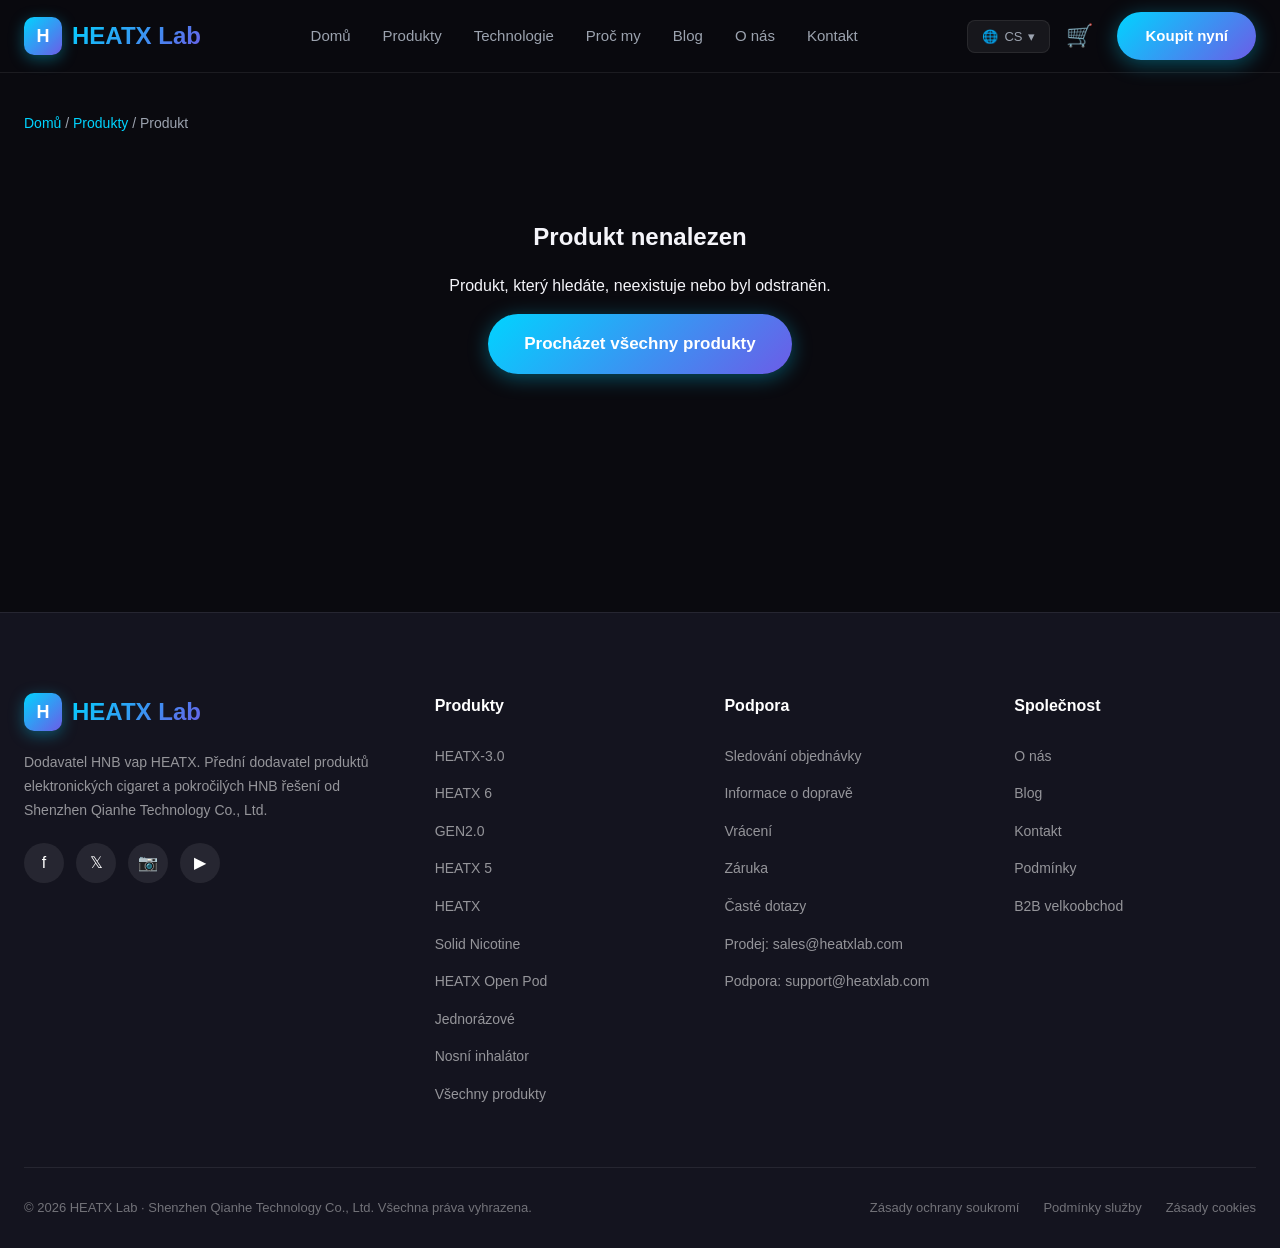
<file: site/product.html>
<!DOCTYPE html>
<html lang="cs">
<head>
  <meta charset="UTF-8">
  <meta name="viewport" content="width=device-width, initial-scale=1.0">
  <meta name="description" content="Detaily produktu HEATX Lab. Prémiová heat-not-burn zařízení a vape produkty vyráběné v Šen-čenu.">
  <meta property="og:title" content="Produkt - HEATX Lab">
  <meta property="og:image" content="https://heatxlab.com/assets/hero-banner.jpg">
  <title>Produkt - HEATX Lab</title>
  <link rel="stylesheet" href="css/style.css">
  <link rel="stylesheet" href="css/ecommerce.css">
  <link rel="icon" type="image/svg+xml" href="data:image/svg+xml,%3Csvg xmlns='http://www.w3.org/2000/svg' viewBox='0 0 100 100'%3E%3Cdefs%3E%3ClinearGradient id='g' x1='0' y1='0' x2='1' y2='1'%3E%3Cstop offset='0' stop-color='%2300d4ff'/%3E%3Cstop offset='1' stop-color='%236c5ce7'/%3E%3C/linearGradient%3E%3C/defs%3E%3Crect width='100' height='100' rx='22' fill='url(%23g)'/%3E%3Ctext x='50' y='68' font-family='Arial' font-size='58' font-weight='bold' text-anchor='middle' fill='white'%3EH%3C/text%3E%3C/svg%3E">
</head>
<body>

  <header class="header" id="header">
    <div class="container">
      <nav class="nav">
        <a href="/" class="logo"><div class="logo-icon">H</div><span>HEATX Lab</span></a>
        <div class="nav-links">
          <a href="/index.html">Domů</a>
          <a href="/products.html">Produkty</a>
          <a href="/index.html#features">Technologie</a>
          <a href="/index.html#why">Proč my</a>
          <a href="/blog.html">Blog</a>
          <a href="/about.html">O nás</a>
          <a href="/contact.html">Kontakt</a>
        </div>
        <div class="nav-cta">
          <div class="lang-switch">
            <button class="lang-btn" id="langBtn">
              <span>🌐</span>
              <span class="lang-current">CS</span>
              <span>▾</span>
            </button>
            <div class="lang-dropdown" id="langDropdown">
              <div class="lang-option" data-code="EN">English</div>
              <div class="lang-option" data-code="AR">العربية (Arabic)</div>
              <div class="lang-option" data-code="ID">Bahasa Indonesia</div>
              <div class="lang-option" data-code="IT">Italiano</div>
              <div class="lang-option" data-code="JA">日本語 (Japanese)</div>
              <div class="lang-option" data-code="KO">한국어 (Korean)</div>
              <div class="lang-option" data-code="PL">Polski</div>
              <div class="lang-option" data-code="RU">Русский (Russian)</div>
              <div class="lang-option" data-code="DE">Deutsch</div>
              <div class="lang-option active" data-code="CS">Čeština</div>
            </div>
          </div>
          <a href="/cart.html" class="cart-icon-link">
            <span class="cart-icon">🛒</span>
            <span class="cart-badge" id="cartBadge" style="display:none;">0</span>
          </a>
          <a href="/products.html" class="btn btn-primary">Koupit nyní</a>
          <div class="mobile-menu-btn" id="mobileMenuBtn"><span></span><span></span><span></span></div>
        </div>
      </nav>
    </div>
  </header>

  <div style="margin-top:72px;padding:40px 0;min-height:60vh;">
    <div class="container">
      <div class="breadcrumb" style="margin-bottom:24px;"><a href="/">Domů</a> / <a href="/products.html">Produkty</a> / <span id="productBreadcrumb">Produkt</span></div>
      <div id="productDetail"></div>
    </div>
  </div>

  <footer class="footer">
    <div class="container">
      <div class="footer-grid">
        <div class="footer-brand">
          <div class="logo"><div class="logo-icon">H</div><span>HEATX Lab</span></div>
          <p>Dodavatel HNB vap HEATX. Přední dodavatel produktů elektronických cigaret a pokročilých HNB řešení od Shenzhen Qianhe Technology Co., Ltd.</p>
          <div class="footer-social">
            <a href="https://www.facebook.com/heatxlab" class="social-icon" aria-label="Facebook" target="_blank" rel="noopener noreferrer">f</a>
            <a href="https://x.com/heatxlab" class="social-icon" aria-label="X" target="_blank" rel="noopener noreferrer">𝕏</a>
            <a href="https://www.instagram.com/heatxlab" class="social-icon" aria-label="Instagram" target="_blank" rel="noopener noreferrer">📷</a>
            <a href="https://www.youtube.com/@heatxlab" class="social-icon" aria-label="YouTube" target="_blank" rel="noopener noreferrer">▶</a>
          </div>
        </div>
        <div class="footer-col">
          <h4>Produkty</h4>
          <ul>
            <li><a href="/product.html?id=heatx-3">HEATX-3.0</a></li>
            <li><a href="/product.html?id=heatx-6">HEATX 6</a></li>
            <li><a href="/product.html?id=gen2">GEN2.0</a></li>
            <li><a href="/product.html?id=heatx-5">HEATX 5</a></li>
            <li><a href="/product.html?id=heatx">HEATX</a></li>
            <li><a href="/product.html?id=pioneering-solid-nicotine">Solid Nicotine</a></li>
            <li><a href="/product.html?id=heatx-open-pod">HEATX Open Pod</a></li>
            <li><a href="/products.html">Jednorázové</a></li>
            <li><a href="/product.html?id=nasal-inhaler">Nosní inhalátor</a></li>
            <li><a href="/products.html">Všechny produkty</a></li>
          </ul>
        </div>
        <div class="footer-col">
          <h4>Podpora</h4>
          <ul>
            <li><a href="/order-tracking.html">Sledování objednávky</a></li>
            <li><a href="/policies.html#shipping">Informace o dopravě</a></li>
            <li><a href="/policies.html#returns">Vrácení</a></li>
            <li><a href="/policies.html#warranty">Záruka</a></li>
            <li><a href="/policies.html#faq">Časté dotazy</a></li>
            <li><a href="mailto:sales@heatxlab.com">Prodej: sales@heatxlab.com</a></li>
            <li><a href="mailto:support@heatxlab.com">Podpora: support@heatxlab.com</a></li>
          </ul>
        </div>
        <div class="footer-col">
          <h4>Společnost</h4>
          <ul>
            <li><a href="/about.html">O nás</a></li>
            <li><a href="/blog.html">Blog</a></li>
            <li><a href="/contact.html">Kontakt</a></li>
            <li><a href="/policies.html">Podmínky</a></li>
            <li><a href="/policies.html#wholesale">B2B velkoobchod</a></li>
          </ul>
        </div>
      </div>
      <div class="footer-bottom">
        <p>© 2026 HEATX Lab · Shenzhen Qianhe Technology Co., Ltd. Všechna práva vyhrazena.</p>
        <div class="footer-links">
          <a href="/policies.html#privacy">Zásady ochrany soukromí</a>
          <a href="/policies.html#terms">Podmínky služby</a>
          <a href="/policies.html#cookies">Zásady cookies</a>
        </div>
      </div>
    </div>
  </footer>

  <script src="js/store.js?v=20260927"></script>
  <script>
    function renderProduct() {
      const params = new URLSearchParams(window.location.search);
      const id = params.get('id');
      const product = getProductById(id);
      const container = document.getElementById('productDetail');
      const breadcrumb = document.getElementById('productBreadcrumb');

      if (!product) {
        container.innerHTML = `
          <div style="text-align:center;padding:60px 20px;">
            <h2>Produkt nenalezen</h2>
            <p style="margin:16px 0;color:var(--text-muted);">Produkt, který hledáte, neexistuje nebo byl odstraněn.</p>
            <a href="/products.html" class="btn btn-primary btn-large">Procházet všechny produkty</a>
          </div>
        `;
        return;
      }

      breadcrumb.textContent = product.name;

      const colorOptions = product.options.color && product.options.color.length > 0
        ? product.options.color.map((c, i) =>
            `<button class="color-option ${i === 0 ? 'active' : ''}" data-color="${c.value}" data-name="${c.name}" onclick="selectColor(this)" style="padding:8px 16px;border:2px solid ${i === 0 ? 'var(--primary)' : '#ddd'};border-radius:6px;cursor:pointer;background:${i === 0 ? 'var(--primary)' : 'transparent'};color:${i === 0 ? '#fff' : 'var(--text-dark)'};font-size:14px;">${c.name}</button>`
          ).join('')
        : '';

      const specLabels = {
        type: 'Typ', heatingSystem: 'Topný systém', battery: 'Baterie', chargeTime: 'Doba nabíjení',
        warmUpTime: 'Doba nahřívání', sessionLength: 'Délka relace', material: 'Materiál',
        dimensions: 'Rozměry', weight: 'Váha', temperature: 'Teplota', color: 'Barva',
        display: 'Displej', deliveryMethod: 'Způsob dodání', nicotineForm: 'Forma nikotinu',
        podType: 'Typ podu', podCapacity: 'Kapacita podu', coilResistance: 'Odpor spirály',
        airflow: 'Průtok vzduchu', output: 'Výstup', flavor: 'Příchuť', puffs: 'Počet potáhnutí',
        nicotine: 'Nikotin', tar: 'Dehet', activation: 'Aktivace'
      };
      const specsList = Object.entries(product.specs).map(([key, val]) =>
        `<div class="spec-row" style="display:flex;justify-content:space-between;padding:12px 0;border-bottom:1px solid var(--border);"><span style="font-weight:500;">${specLabels[key] || key}</span><span style="color:var(--text-muted);text-align:right;">${val}</span></div>`
      ).join('');

      const inStock = product.stock > 0;

      container.innerHTML = `
        <div style="display:grid;grid-template-columns:1fr 1fr;gap:48px;align-items:start;" class="product-detail-grid">
          <div class="product-detail-image" style="position:relative;height:420px;border-radius:12px;border:1px solid var(--border);background:#f9f9f9;overflow:hidden;">
            <span class="product-tag ${product.tag === 'NEW' ? 'new' : ''}" style="position:absolute;top:16px;left:16px;z-index:2;">${product.tag}</span>
            <img src="${product.image}" alt="${product.name}" style="width:100%;height:100%;object-fit:cover;border-radius:12px;">
          </div>
          <div class="product-detail-info">
            <div class="product-category" style="font-size:13px;color:var(--primary);font-weight:600;text-transform:uppercase;letter-spacing:1px;margin-bottom:8px;">${product.category}</div>
            <h1 style="font-size:32px;margin-bottom:12px;color:var(--text-dark);">${product.name}</h1>
            <div style="display:flex;align-items:center;gap:16px;margin-bottom:20px;">
              <span style="color:#fbbf24;">★ ${product.rating}</span>
              <span style="color:var(--text-muted);font-size:14px;">${product.reviews} recenzí</span>
            </div>
            <p style="font-size:16px;line-height:1.7;color:var(--text-muted);margin-bottom:24px;">${product.description}</p>
            <div style="display:flex;align-items:baseline;gap:12px;margin-bottom:24px;">
              <span style="font-size:32px;font-weight:700;color:var(--primary);">${formatPrice(product.price)}</span>
              <span style="font-size:18px;color:var(--text-muted);text-decoration:line-through;">${formatPrice(product.originalPrice)}</span>
              <span style="font-size:14px;color:#10b981;font-weight:600;background:#10b9811a;padding:4px 8px;border-radius:4px;">SLEVA ${Math.round((1 - product.price / product.originalPrice) * 100)}%</span>
            </div>
            ${colorOptions ? `<div style="margin-bottom:24px;"><label style="display:block;font-weight:600;margin-bottom:8px;">Vybrat barvu</label><div style="display:flex;gap:8px;flex-wrap:wrap;">${colorOptions}</div></div>` : ''}
            <div style="margin-bottom:24px;">
              ${inStock
                ? `<span style="color:#10b981;font-weight:600;">✓ Skladem</span> <span style="color:var(--text-muted);">(${product.stock} k dispozici)</span>`
                : `<span style="color:#ef4444;font-weight:600;">Vyprodáno</span>`
              }
            </div>
            <div style="display:flex;gap:12px;margin-bottom:32px;">
              ${inStock
                ? `<button class="btn btn-primary btn-large" style="flex:1;font-size:18px;padding:16px;" onclick="addToCartFromDetail('${product.id}')">Do košíku — ${formatPrice(product.price)}</button>`
                : `<button class="btn btn-large" disabled style="flex:1;font-size:18px;padding:16px;background:#999;cursor:not-allowed;color:#fff;border:none;border-radius:8px;">Vyprodáno</button>`
              }
            </div>
            <div style="display:flex;gap:24px;flex-wrap:wrap;font-size:14px;color:var(--text-muted);">
              <span>🔒 Bezpečná pokladna</span>
              <span>↩️ 30denní vrácení</span>
              <span>🛡️ Ochrana kupujícího</span>
              <span>🚚 Doprava zdarma nad $100</span>
            </div>
          </div>
        </div>
        <div style="margin-top:48px;">
          <h2 style="font-size:24px;margin-bottom:20px;color:var(--text-dark);">Specifikace</h2>
          <div class="specs-table" style="max-width:800px;">
            ${specsList}
          </div>
        </div>
        <div style="margin-top:48px;text-align:center;">
          <a href="/products.html" class="btn btn-outline btn-large">← Zpět na všechny produkty</a>
        </div>
        <div id="recommendedProducts" style="margin-top:64px;border-top:1px solid var(--border);padding-top:48px;">
          <h2 style="font-size:24px;margin-bottom:24px;color:var(--text-dark);">Doporučené produkty</h2>
          <div id="recommendedGrid" style="display:grid;grid-template-columns:repeat(auto-fill,minmax(220px,1fr));gap:24px;"></div>
        </div>
      `;
      renderRecommended(id);
    }

    function renderRecommended(currentId) {
      const grid = document.getElementById('recommendedGrid');
      if (!grid) return;
      const all = (typeof PRODUCTS !== 'undefined') ? PRODUCTS : [];
      const others = all.filter(p => p.id !== currentId && p.stock > 0).slice(0, 4);
      if (others.length === 0) { grid.parentElement.style.display = 'none'; return; }
      grid.innerHTML = others.map(p => {
        const outOfStock = p.stock <= 0;
        return `
          <a href="/product.html?id=${p.id}" style="text-decoration:none;display:block;border:1px solid var(--border);border-radius:12px;overflow:hidden;transition:box-shadow 0.2s,transform 0.2s;" onmouseover="this.style.transform='translateY(-4px)';this.style.boxShadow='0 8px 24px rgba(0,0,0,0.12)';" onmouseout="this.style.transform='';this.style.boxShadow='';">
            <div style="position:relative;height:180px;background:#f9f9f9;overflow:hidden;">
              <img src="${p.image}" alt="${p.name}" style="width:100%;height:100%;object-fit:cover;" loading="lazy">
              <span style="position:absolute;top:8px;left:8px;background:var(--primary);color:#fff;font-size:11px;padding:2px 8px;border-radius:4px;">${p.tag}</span>
            </div>
            <div style="padding:16px;">
              <h3 style="font-size:16px;margin:0 0 8px;color:var(--text-dark);">${p.name}</h3>
              <div style="display:flex;align-items:baseline;gap:8px;">
                <span style="font-size:18px;font-weight:700;color:var(--primary);">${formatPrice(p.price)}</span>
                <span style="font-size:13px;color:var(--text-muted);text-decoration:line-through;">${formatPrice(p.originalPrice)}</span>
              </div>
              <div style="margin-top:8px;display:flex;align-items:center;gap:8px;">
                <span style="color:#fbbf24;font-size:13px;">★ ${p.rating}</span>
                <span style="color:var(--text-muted);font-size:13px;">${outOfStock ? 'Vyprodáno' : 'Skladem'}</span>
              </div>
            </div>
          </a>
        `;
      }).join('');
    }

    function selectColor(btn) {
      const siblings = btn.parentElement.querySelectorAll('.color-option');
      siblings.forEach(s => {
        s.classList.remove('active');
        s.style.border = '2px solid #ddd';
        s.style.background = 'transparent';
        s.style.color = 'var(--text-dark)';
      });
      btn.classList.add('active');
      btn.style.border = '2px solid var(--primary)';
      btn.style.background = 'var(--primary)';
      btn.style.color = '#fff';
    }

    function addToCartFromDetail(productId) {
      const colorBtn = document.querySelector('.color-option.active');
      const options = {};
      if (colorBtn) {
        options.color = colorBtn.dataset.name;
      }
      addToCart(productId, options);
      const toast = document.createElement("div");
      toast.style.cssText = 'position:fixed;top:90px;right:24px;background:linear-gradient(135deg,#00d4ff,#6c5ce7);color:#fff;padding:16px 24px;border-radius:8px;font-size:16px;z-index:9999;box-shadow:0 4px 20px rgba(0,0,0,0.4);';
      toast.innerHTML = "✓ Přidáno do košíku! <a href='/cart.html' style='color:#fff;text-decoration:underline;margin-left:8px;'>Zobrazit košík</a>";
      document.body.appendChild(toast);
      setTimeout(() => toast.remove(), 3000);
    }

    renderProduct();
  </script>
  <script src="js/main.js"></script>
</body>
</html>
</file>
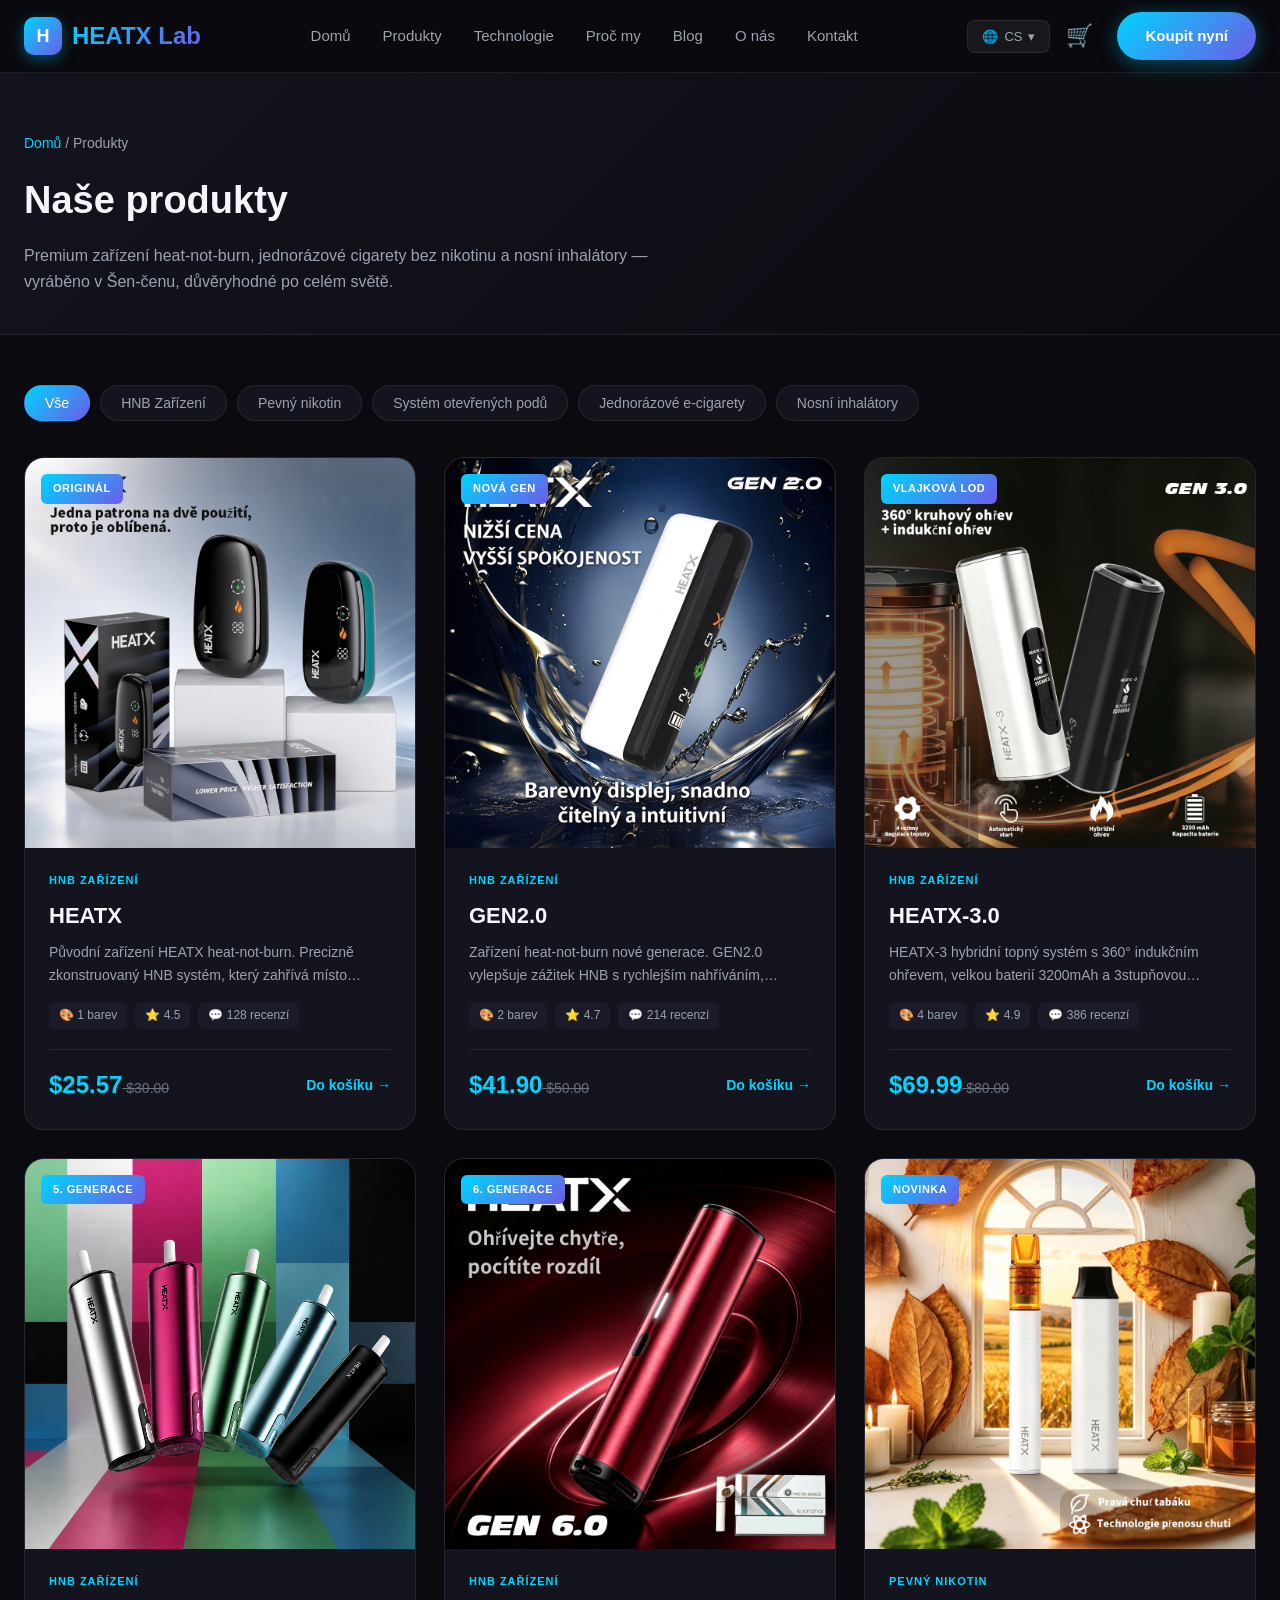
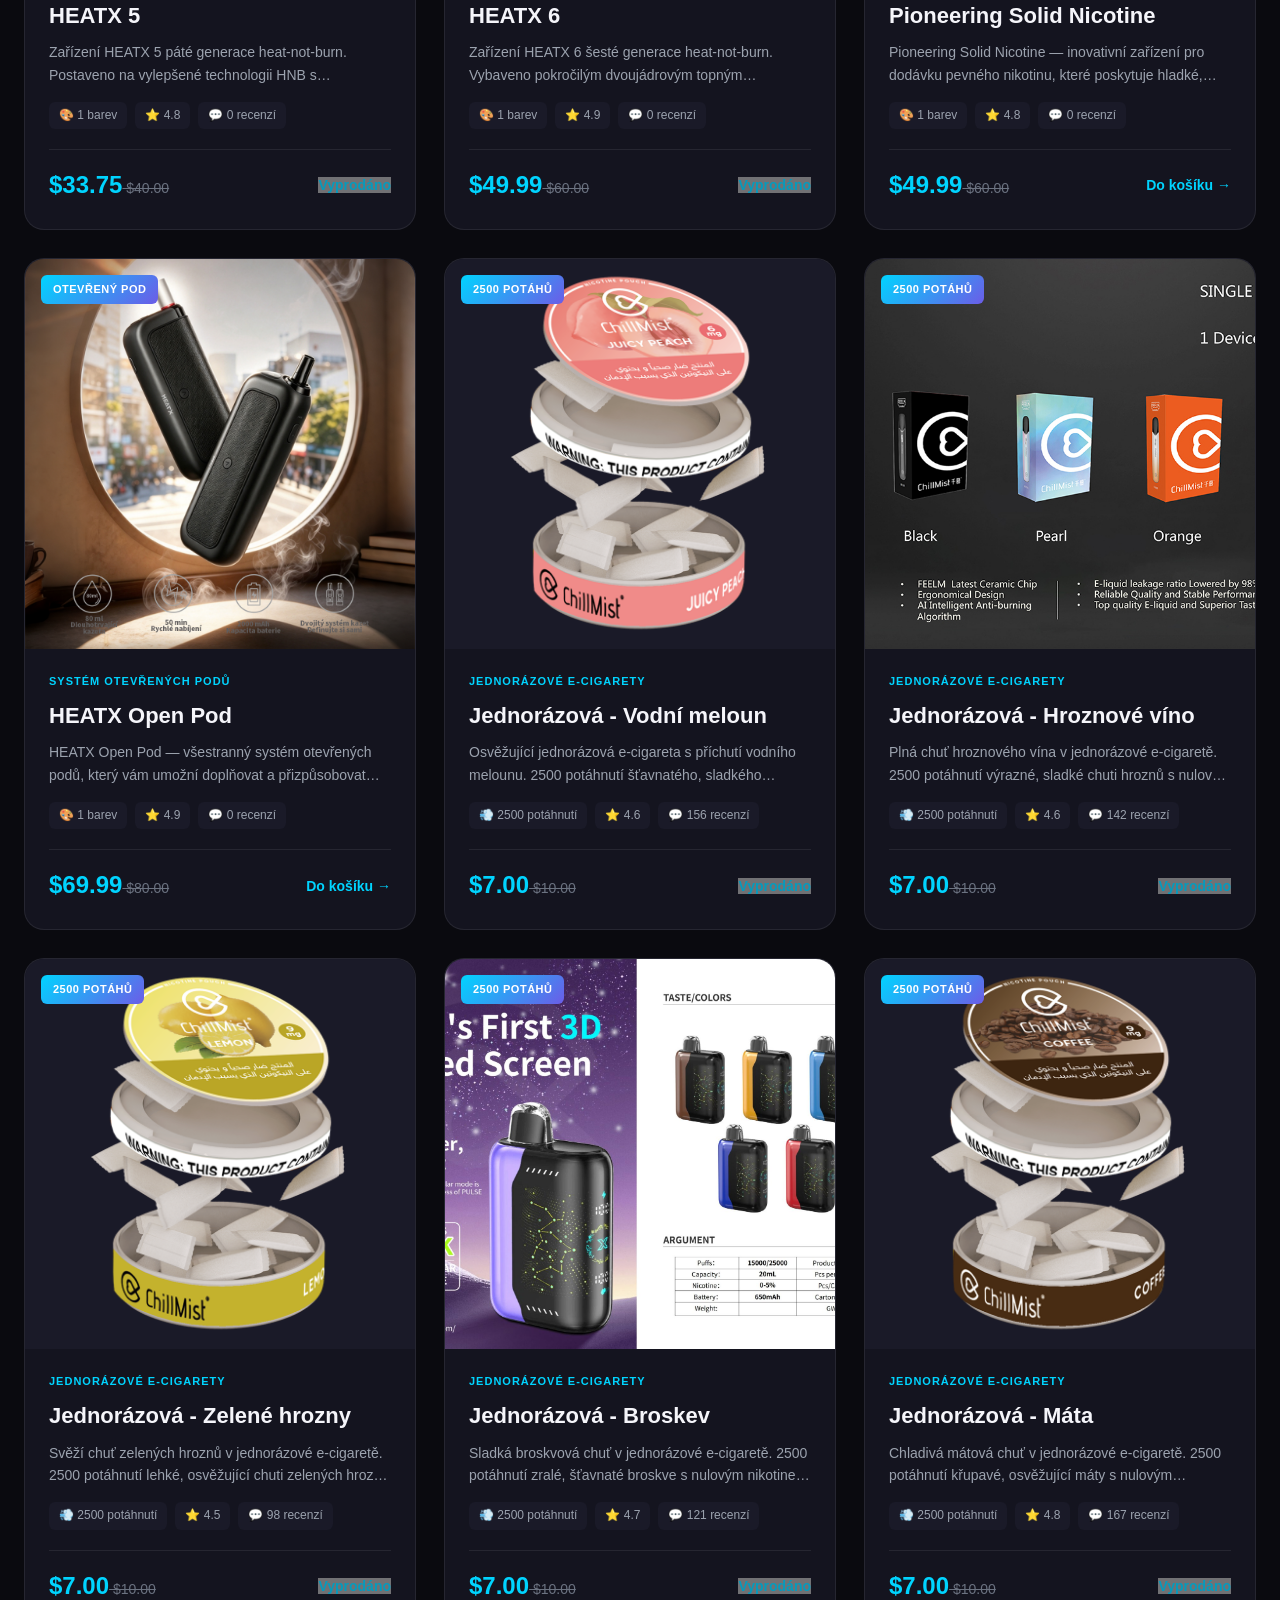
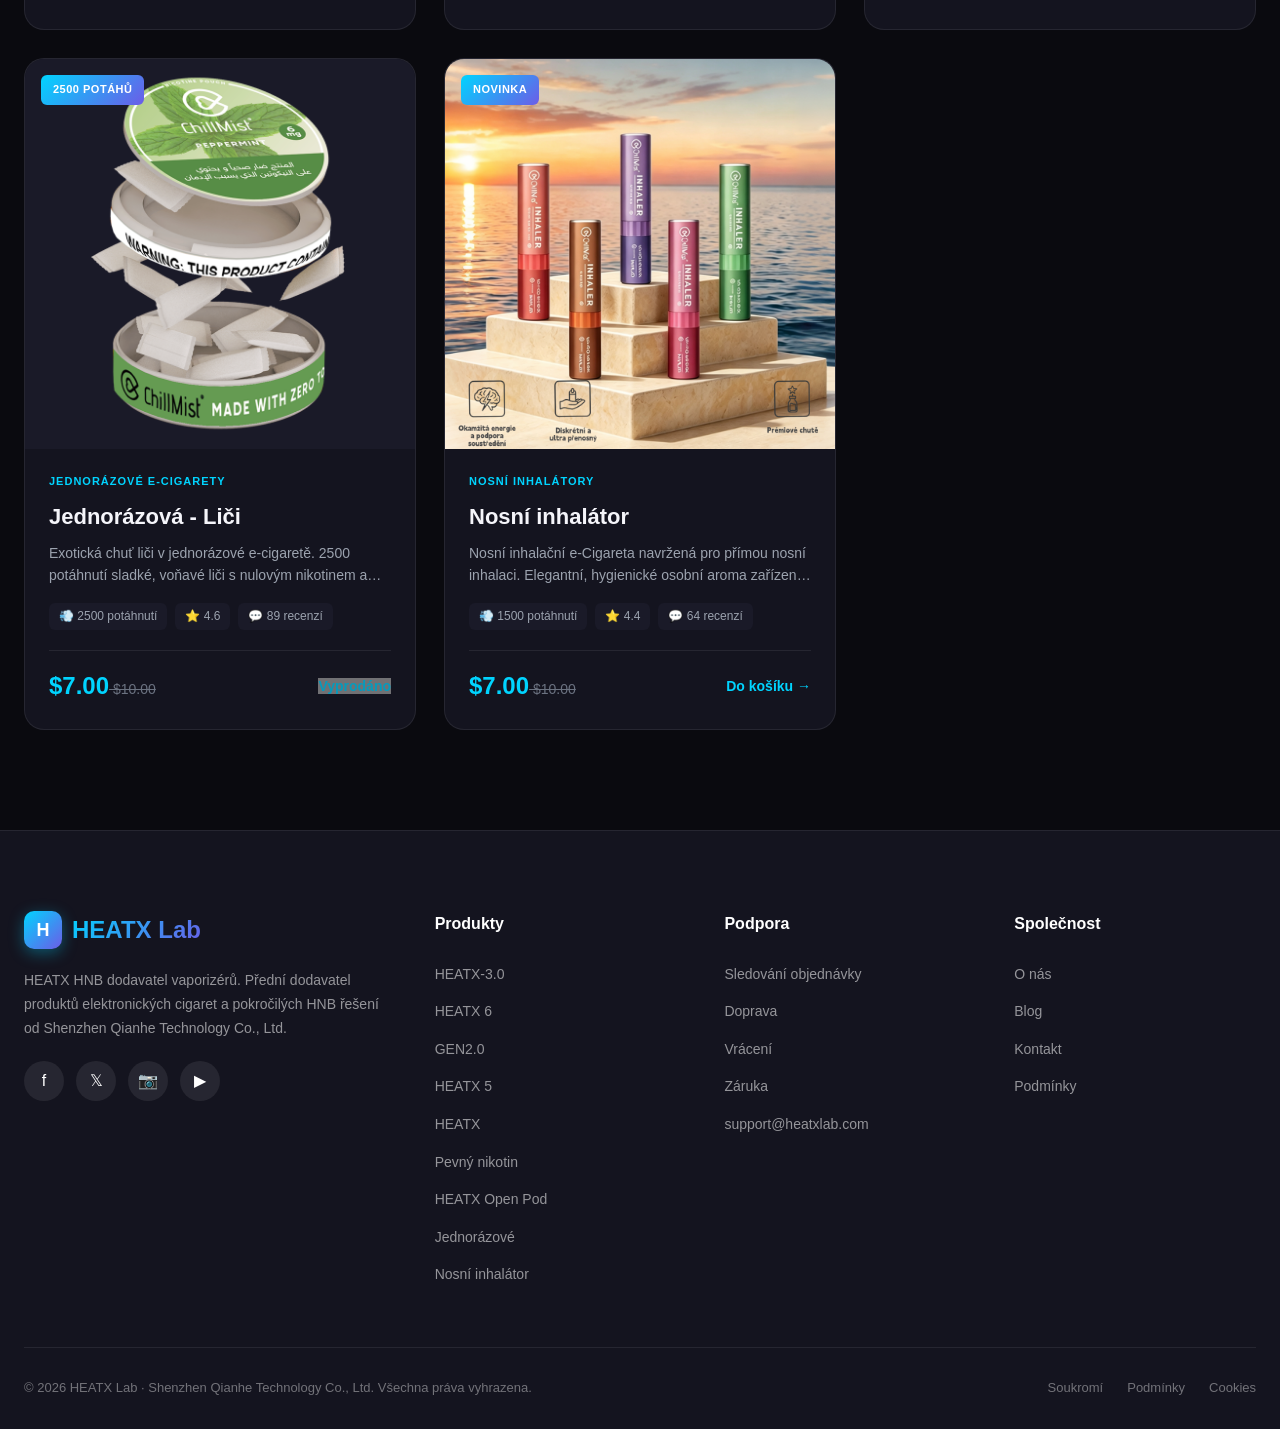
<file: site/products.html>
<!DOCTYPE html>
<html lang="cs">
<head>
  <meta charset="UTF-8">
  <meta name="viewport" content="width=device-width, initial-scale=1.0">
  <meta name="description" content="Procházejte všechna zařízení HEATX Lab HNB, jednorázové elektronické cigarety bez nikotinu a nosní inhalátory. HEATX, GEN2.0, HEATX-3.0 a šest příchutí k dispozici.">
  <meta property="og:title" content="Produkty - HEATX Lab | HNB zařízení a jednorázové cigarety">
  <meta property="og:image" content="https://heatxlab.com/assets/hero-banner.jpg">
  <meta name="keywords" content="HNB zařízení, heat-not-burn, jednorázové elektronické cigarety, nosní inhalátor, HEATX, produkty HEATX Lab">
  <title>Produkty - HEATX Lab | HNB zařízení a jednorázové cigarety</title>
  <link rel="stylesheet" href="css/style.css">
  <link rel="stylesheet" href="css/ecommerce.css">
  <link rel="icon" type="image/svg+xml" href="data:image/svg+xml,%3Csvg xmlns='http://www.w3.org/2000/svg' viewBox='0 0 100 100'%3E%3Cdefs%3E%3ClinearGradient id='g' x1='0' y1='0' x2='1' y2='1'%3E%3Cstop offset='0' stop-color='%2300d4ff'/%3E%3Cstop offset='1' stop-color='%236c5ce7'/%3E%3C/linearGradient%3E%3C/defs%3E%3Crect width='100' height='100' rx='22' fill='url(%23g)'/%3E%3Ctext x='50' y='68' font-family='Arial' font-size='58' font-weight='bold' text-anchor='middle' fill='white'%3EH%3C/text%3E%3C/svg%3E">
</head>
<body>

  <!-- ========== Header ========== -->
  <header class="header" id="header">
    <div class="container">
      <nav class="nav">
        <a href="/" class="logo"><div class="logo-icon">H</div><span>HEATX Lab</span></a>
        <div class="nav-links">
          <a href="/index.html">Domů</a>
          <a href="/products.html">Produkty</a>
          <a href="/index.html#features">Technologie</a>
          <a href="/index.html#why">Proč my</a>
          <a href="/blog.html">Blog</a>
          <a href="/about.html">O nás</a>
          <a href="/contact.html">Kontakt</a>
        </div>
        <div class="nav-cta">
          <div class="lang-switch">
            <button class="lang-btn" id="langBtn">
              <span>🌐</span>
              <span class="lang-current">CS</span>
              <span>▾</span>
            </button>
            <div class="lang-dropdown" id="langDropdown">
              <div class="lang-option" data-code="EN">English</div>
              <div class="lang-option" data-code="AR">العربية (Arabic)</div>
              <div class="lang-option" data-code="ID">Bahasa Indonesia</div>
              <div class="lang-option" data-code="IT">Italiano</div>
              <div class="lang-option" data-code="JA">日本語 (Japanese)</div>
              <div class="lang-option" data-code="KO">한국어 (Korean)</div>
              <div class="lang-option" data-code="PL">Polski</div>
              <div class="lang-option" data-code="RU">Русский (Russian)</div>
              <div class="lang-option" data-code="DE">Deutsch</div>
              <div class="lang-option active" data-code="CS">Čeština</div>
            </div>
          </div>
          <a href="/cart.html" class="cart-icon-link">
            <span class="cart-icon">🛒</span>
            <span class="cart-badge" id="cartBadge" style="display:none;">0</span>
          </a>
          <a href="/products.html" class="btn btn-primary">Koupit nyní</a>
          <div class="mobile-menu-btn" id="mobileMenuBtn"><span></span><span></span><span></span></div>
        </div>
      </nav>
    </div>
  </header>

  <!-- ========== Page Hero ========== -->
  <section class="page-hero">
    <div class="container">
      <div class="breadcrumb"><a href="/">Domů</a> / <span>Produkty</span></div>
      <h1>Naše produkty</h1>
      <p>Premium zařízení heat-not-burn, jednorázové cigarety bez nikotinu a nosní inhalátory — vyráběno v Šen-čenu, důvěryhodné po celém světě.</p>
    </div>
  </section>

  <!-- ========== Products Grid ========== -->
  <section class="section" style="padding-top:50px;">
    <div class="container">
      <div class="filters-bar" id="categoryFilters"></div>
      <div class="products-grid" id="productsGrid"></div>
    </div>
  </section>

  <!-- ========== Footer ========== -->
  <footer class="footer">
    <div class="container">
      <div class="footer-grid">
        <div class="footer-brand">
          <div class="logo"><div class="logo-icon">H</div><span>HEATX Lab</span></div>
          <p>HEATX HNB dodavatel vaporizérů. Přední dodavatel produktů elektronických cigaret a pokročilých HNB řešení od Shenzhen Qianhe Technology Co., Ltd.</p>
          <div class="footer-social">
            <a href="https://www.facebook.com/heatxlab" class="social-icon" target="_blank" rel="noopener noreferrer">f</a>
            <a href="https://x.com/heatxlab" class="social-icon" target="_blank" rel="noopener noreferrer">𝕏</a>
            <a href="https://www.instagram.com/heatxlab" class="social-icon" target="_blank" rel="noopener noreferrer">📷</a>
            <a href="https://www.youtube.com/@heatxlab" class="social-icon" target="_blank" rel="noopener noreferrer">▶</a>
          </div>
        </div>
        <div class="footer-col">
          <h4>Produkty</h4>
          <ul>
            <li><a href="/product.html?id=heatx-3">HEATX-3.0</a></li>
            <li><a href="/product.html?id=heatx-6">HEATX 6</a></li>
            <li><a href="/product.html?id=gen2">GEN2.0</a></li>
            <li><a href="/product.html?id=heatx-5">HEATX 5</a></li>
            <li><a href="/product.html?id=heatx">HEATX</a></li>
            <li><a href="/product.html?id=pioneering-solid-nicotine">Pevný nikotin</a></li>
            <li><a href="/product.html?id=heatx-open-pod">HEATX Open Pod</a></li>
            <li><a href="/products.html">Jednorázové</a></li>
            <li><a href="/product.html?id=nasal-inhaler">Nosní inhalátor</a></li>
          </ul>
        </div>
        <div class="footer-col">
          <h4>Podpora</h4>
          <ul>
            <li><a href="/order-tracking.html">Sledování objednávky</a></li>
            <li><a href="/policies.html#shipping">Doprava</a></li>
            <li><a href="/policies.html#returns">Vrácení</a></li>
            <li><a href="/policies.html#warranty">Záruka</a></li>
            <li><a href="mailto:support@heatxlab.com">support@heatxlab.com</a></li>
          </ul>
        </div>
        <div class="footer-col">
          <h4>Společnost</h4>
          <ul>
            <li><a href="/about.html">O nás</a></li>
            <li><a href="/blog.html">Blog</a></li>
            <li><a href="/contact.html">Kontakt</a></li>
            <li><a href="/policies.html">Podmínky</a></li>
          </ul>
        </div>
      </div>
      <div class="footer-bottom">
        <p>© 2026 HEATX Lab · Shenzhen Qianhe Technology Co., Ltd. Všechna práva vyhrazena.</p>
        <div class="footer-links">
          <a href="/policies.html#privacy">Soukromí</a>
          <a href="/policies.html#terms">Podmínky</a>
          <a href="/policies.html#cookies">Cookies</a>
        </div>
      </div>
    </div>
  </footer>

  <script src="js/store.js?v=20260928"></script>
  <script>
    const CS_CATEGORIES = {
      "All": "Vše",
      "HNB Devices": "HNB zařízení",
      "Solid Nicotine": "Pevný nikotin",
      "Open Pod System": "Systém otevřených podů",
      "Disposable Electronic Cigarettes": "Jednorázové e-cigarety",
      "Nasal Inhalers": "Nosní inhalátory"
    };

    function renderCategoryFilters() {
      const categories = ["All", ...new Set(PRODUCTS.map(p => p.category))];
      const container = document.getElementById("categoryFilters");
      container.innerHTML = categories.map(cat =>
        `<button class="filter-btn ${cat === 'All' ? 'active' : ''}" data-cat="${cat}">${CS_CATEGORIES[cat] || cat}</button>`
      ).join("");
      container.querySelectorAll('.filter-btn').forEach(btn => {
        btn.addEventListener('click', () => {
          container.querySelectorAll('.filter-btn').forEach(b => b.classList.remove('active'));
          btn.classList.add('active');
          renderProducts(btn.dataset.cat);
        });
      });
    }

    function renderProducts(filter) {
      const container = document.getElementById("productsGrid");
      let products = PRODUCTS;
      if (filter && filter !== "All") {
        products = PRODUCTS.filter(p => p.category === filter);
      }

      container.innerHTML = products.map(product => {
        const colorInfo = product.options.color && product.options.color.length
          ? `🎨 ${product.options.color.length} barev`
          : `💨 ${product.specs.puffs || 'Premium'}`;
        return `
          <div class="product-card" onclick="window.location.href='/product.html?id=${product.id}'">
            <div class="product-image">
              <span class="product-tag ${product.tag === 'NEW' ? 'new' : ''}">${product.tag}</span>
              <img src="${product.image}" alt="${product.name}">
            </div>
            <div class="product-info">
              <div class="product-category">${CS_CATEGORIES[product.category] || product.category}</div>
              <h3 class="product-name">${product.name}</h3>
              <p class="product-desc">${product.description}</p>
              <div class="product-specs">
                <span class="product-spec">${colorInfo}</span>
                <span class="product-spec">⭐ ${product.rating}</span>
                <span class="product-spec">💬 ${product.reviews} recenzí</span>
              </div>
              <div class="product-footer">
                <div class="product-price">${formatPrice(product.price)}<span> ${formatPrice(product.originalPrice)}</span></div>
                ${product.stock > 0
                  ? `<button class="product-link" onclick="event.stopPropagation(); quickAddToCart('${product.id}')">Do košíku →</button>`
                  : `<button class="product-link" disabled style="background:#999;cursor:not-allowed;opacity:0.7;">Vyprodáno</button>`
                }
              </div>
            </div>
          </div>
        `;
      }).join("");
    }

    function quickAddToCart(productId) {
      addToCart(productId, {});
      const toast = document.createElement("div");
      toast.style.cssText = "position:fixed;top:90px;right:24px;background:linear-gradient(135deg,#00d4ff,#6c5ce7);color:#fff;padding:16px 24px;border-radius:8px;font-size:16px;z-index:9999;box-shadow:0 4px 20px rgba(0,0,0,0.4);";
      toast.innerHTML = "✓ Přidáno do košíku! <a href='/cart.html' style='color:#fff;text-decoration:underline;margin-left:8px;'>Zobrazit košík</a>";
      document.body.appendChild(toast);
      setTimeout(() => toast.remove(), 3000);
    }

    renderCategoryFilters();
    renderProducts("All");
  </script>
  <script src="js/main.js"></script>
</body>
</html>
</file>
<file: site/css/style.css>
/* ========================================
   HEATX Lab - DTC Brand Website (Dark Theme)
   ======================================== */

:root {
  --primary: #00d4ff;
  --primary-dark: #00a8cc;
  --accent: #6c5ce7;
  --accent-dark: #5a4bd1;
  --bg-dark: #0a0a0f;
  --bg-card: #14141f;
  --bg-elevated: #1a1a28;
  --bg-light: #14141f;
  --bg-white: #1a1a28;
  --text-dark: #f5f5fa;
  --text-gray: #9ca3af;
  --text-light: #6b7280;
  --border: rgba(255, 255, 255, 0.08);
  --border-strong: rgba(255, 255, 255, 0.15);
  --success: #10b981;
  --warning: #f59e0b;
  --danger: #ef4444;
  --max-width: 1280px;
  --transition: all 0.3s ease;
  --gradient: linear-gradient(135deg, #00d4ff 0%, #6c5ce7 100%);
  --gradient-dark: linear-gradient(135deg, #00a8cc 0%, #5a4bd1 100%);
}

* {
  margin: 0;
  padding: 0;
  box-sizing: border-box;
}

img {
  max-width: 100%;
  height: auto;
}

html {
  scroll-behavior: smooth;
  -webkit-text-size-adjust: 100%;
}

body {
  font-family: -apple-system, BlinkMacSystemFont, 'Segoe UI', 'PingFang SC', 'Hiragino Sans GB', 'Microsoft YaHei', sans-serif;
  color: var(--text-dark);
  line-height: 1.6;
  background: var(--bg-dark);
  overflow-x: hidden;
}

a {
  text-decoration: none;
  color: inherit;
  transition: var(--transition);
}

ul {
  list-style: none;
}

img {
  max-width: 100%;
  display: block;
}

.container {
  max-width: var(--max-width);
  margin: 0 auto;
  padding: 0 24px;
}

/* ========================================
   Header / Navigation
   ======================================== */
.header {
  position: fixed;
  top: 0;
  left: 0;
  right: 0;
  z-index: 1000;
  background: rgba(10, 10, 15, 0.85);
  backdrop-filter: blur(16px);
  -webkit-backdrop-filter: blur(16px);
  border-bottom: 1px solid var(--border);
  transition: var(--transition);
}

.header.scrolled {
  background: rgba(10, 10, 15, 0.95);
  box-shadow: 0 4px 30px rgba(0, 0, 0, 0.4);
}

.nav {
  display: flex;
  align-items: center;
  justify-content: space-between;
  height: 72px;
}

.logo {
  display: flex;
  align-items: center;
  gap: 10px;
  font-size: 24px;
  font-weight: 800;
  color: var(--text-dark);
}

.logo-icon {
  width: 38px;
  height: 38px;
  background: var(--gradient);
  border-radius: 10px;
  display: flex;
  align-items: center;
  justify-content: center;
  color: white;
  font-weight: bold;
  font-size: 18px;
  box-shadow: 0 4px 15px rgba(0, 212, 255, 0.35);
}

.logo span {
  background: var(--gradient);
  -webkit-background-clip: text;
  -webkit-text-fill-color: transparent;
  background-clip: text;
}

.nav-links {
  display: flex;
  align-items: center;
  gap: 32px;
}

.nav-links a {
  font-size: 15px;
  font-weight: 500;
  color: var(--text-gray);
  position: relative;
}

.nav-links a:hover {
  color: var(--primary);
}

.nav-links a::after {
  content: '';
  position: absolute;
  bottom: -6px;
  left: 0;
  width: 0;
  height: 2px;
  background: var(--gradient);
  transition: var(--transition);
}

.nav-links a:hover::after {
  width: 100%;
}

.nav-cta {
  display: flex;
  align-items: center;
  gap: 16px;
}

.btn {
  display: inline-flex;
  align-items: center;
  justify-content: center;
  padding: 12px 28px;
  border-radius: 50px;
  font-size: 15px;
  font-weight: 600;
  cursor: pointer;
  border: none;
  transition: var(--transition);
  text-align: center;
}

.btn-primary {
  background: var(--gradient);
  color: white;
  box-shadow: 0 4px 20px rgba(0, 212, 255, 0.35);
}

.btn-primary:hover {
  transform: translateY(-2px);
  box-shadow: 0 8px 30px rgba(108, 92, 231, 0.5);
}

.btn-outline {
  background: transparent;
  color: var(--primary);
  border: 2px solid var(--primary);
}

.btn-outline:hover {
  background: var(--primary);
  color: var(--bg-dark);
}

.btn-large {
  padding: 16px 36px;
  font-size: 17px;
}

.mobile-menu-btn {
  display: none;
  flex-direction: column;
  gap: 5px;
  cursor: pointer;
  padding: 8px;
}

.mobile-menu-btn span {
  width: 24px;
  height: 2px;
  background: var(--text-dark);
  border-radius: 2px;
  transition: var(--transition);
}

.mobile-menu-btn.active span:nth-child(1) {
  transform: rotate(45deg) translate(5px, 5px);
}

.mobile-menu-btn.active span:nth-child(2) {
  opacity: 0;
}

.mobile-menu-btn.active span:nth-child(3) {
  transform: rotate(-45deg) translate(5px, -5px);
}

.mobile-menu-overlay {
  display: none;
  position: fixed;
  top: 72px;
  left: 0;
  right: 0;
  bottom: 0;
  background: rgba(0, 0, 0, 0.5);
  z-index: 998;
  backdrop-filter: blur(2px);
}

.mobile-menu-overlay.active {
  display: block;
}

/* ========================================
   Carousel Section
   ======================================== */
.carousel-section {
  margin-top: 72px;
  position: relative;
  width: 100%;
  height: 620px;
  overflow: hidden;
  background: var(--bg-dark);
}

.carousel {
  position: relative;
  width: 100%;
  height: 100%;
}

.carousel-slide {
  position: absolute;
  top: 0;
  left: 0;
  width: 100%;
  height: 100%;
  background-size: cover;
  background-position: center;
  background-repeat: no-repeat;
  opacity: 0;
  visibility: hidden;
  transition: opacity 1s ease-in-out, visibility 0s linear 1s;
  display: flex;
  align-items: center;
  justify-content: center;
  pointer-events: none;
}

.carousel-slide.active {
  opacity: 1;
  visibility: visible;
  transition: opacity 1s ease-in-out, visibility 0s linear 0s;
  pointer-events: auto;
  z-index: 1;
}

.carousel-overlay {
  position: absolute;
  inset: 0;
  background: linear-gradient(90deg, rgba(10, 10, 15, 0.92) 0%, rgba(10, 10, 15, 0.7) 40%, rgba(10, 10, 15, 0.25) 100%);
  display: flex;
  align-items: center;
  justify-content: flex-start;
  z-index: 2;
}

.carousel-content {
  max-width: 640px;
  padding: 0 8%;
  animation: carouselFadeIn 0.8s ease forwards;
}

.carousel-tag {
  display: inline-block;
  font-size: 13px;
  font-weight: 700;
  letter-spacing: 2px;
  color: var(--primary);
  text-transform: uppercase;
  margin-bottom: 16px;
  padding: 6px 16px;
  border: 1px solid var(--primary);
  border-radius: 20px;
  background: rgba(0, 212, 255, 0.1);
}

.carousel-title,
.carousel-section h1.carousel-title,
.carousel-section h2.carousel-title {
  font-size: 60px;
  font-weight: 800;
  color: #fff;
  line-height: 1.05;
  margin-bottom: 18px;
  text-shadow: 0 2px 30px rgba(0, 0, 0, 0.6);
}

.carousel-title .grad {
  background: var(--gradient);
  -webkit-background-clip: text;
  -webkit-text-fill-color: transparent;
  background-clip: text;
}

.carousel-subtitle {
  font-size: 18px;
  color: rgba(255, 255, 255, 0.82);
  margin-bottom: 32px;
  line-height: 1.7;
}

@keyframes carouselFadeIn {
  from { opacity: 0; transform: translateY(20px); }
  to { opacity: 1; transform: translateY(0); }
}

/* Carousel Arrows */
.carousel-arrow {
  position: absolute;
  top: 50%;
  transform: translateY(-50%);
  width: 48px;
  height: 48px;
  border-radius: 50%;
  background: rgba(10, 12, 18, 0.45);
  border: 2px solid rgba(255, 255, 255, 0.55);
  color: #fff;
  font-size: 20px;
  cursor: pointer;
  z-index: 10;
  display: flex;
  align-items: center;
  justify-content: center;
  transition: all 0.3s ease;
  backdrop-filter: blur(6px);
  box-shadow: 0 2px 12px rgba(0, 0, 0, 0.45);
  text-shadow: 0 1px 3px rgba(0, 0, 0, 0.6);
}

.carousel-arrow:hover {
  background: var(--gradient);
  border-color: transparent;
  transform: translateY(-50%) scale(1.1);
}

.carousel-prev { left: 24px; }
.carousel-next { right: 24px; }

/* Carousel Dots */
.carousel-dots {
  position: absolute;
  bottom: 28px;
  left: 50%;
  transform: translateX(-50%);
  display: flex;
  gap: 10px;
  z-index: 10;
}

.carousel-dot {
  width: 10px;
  height: 10px;
  border-radius: 50%;
  background: rgba(255, 255, 255, 0.3);
  cursor: pointer;
  transition: all 0.3s ease;
  border: none;
  padding: 0;
}

.carousel-dot.active {
  width: 32px;
  border-radius: 5px;
  background: var(--gradient);
}

/* ========================================
   Brands / Trust Section
   ======================================== */
.brands {
  padding: 40px 0;
  background: var(--bg-card);
  border-bottom: 1px solid var(--border);
}

.brands-text {
  text-align: center;
  color: var(--text-light);
  font-size: 13px;
  margin-bottom: 20px;
  letter-spacing: 2px;
  text-transform: uppercase;
}

.brands-logos {
  display: flex;
  justify-content: center;
  align-items: center;
  flex-wrap: wrap;
  gap: 56px;
  opacity: 0.6;
}

.brand-logo {
  font-size: 18px;
  font-weight: 700;
  color: var(--text-gray);
}

/* ========================================
   Section Common
   ======================================== */
.section {
  padding: 100px 0;
}

.section-dark {
  background: var(--bg-card);
}

.section-header {
  text-align: center;
  margin-bottom: 60px;
}

.section-tag {
  display: inline-block;
  padding: 6px 16px;
  background: rgba(0, 212, 255, 0.1);
  color: var(--primary);
  border-radius: 50px;
  font-size: 13px;
  font-weight: 600;
  margin-bottom: 16px;
  letter-spacing: 1px;
}

.section-title {
  font-size: 42px;
  font-weight: 800;
  color: var(--text-dark);
  margin-bottom: 16px;
  line-height: 1.2;
}

.section-desc {
  font-size: 18px;
  color: var(--text-gray);
  max-width: 620px;
  margin: 0 auto;
}

/* ========================================
   Products Section
   ======================================== */
.products-grid {
  display: grid;
  grid-template-columns: repeat(3, 1fr);
  gap: 28px;
}

.product-card {
  background: var(--bg-card);
  border-radius: 20px;
  overflow: hidden;
  border: 1px solid var(--border);
  transition: var(--transition);
  cursor: pointer;
}

.product-card:hover {
  transform: translateY(-8px);
  border-color: rgba(0, 212, 255, 0.4);
  box-shadow: 0 20px 50px rgba(0, 0, 0, 0.5), 0 0 30px rgba(0, 212, 255, 0.1);
}

.product-image {
  position: relative;
  aspect-ratio: 1;
  overflow: hidden;
  background: var(--bg-elevated);
}

.product-image img {
  width: 100%;
  height: 100%;
  object-fit: cover;
  transition: transform 0.5s ease;
}

.product-card:hover .product-image img {
  transform: scale(1.05);
}

.product-tag {
  position: absolute;
  top: 16px;
  left: 16px;
  padding: 6px 12px;
  background: var(--gradient);
  color: white;
  border-radius: 6px;
  font-size: 11px;
  font-weight: 700;
  letter-spacing: 0.5px;
}

.product-tag.new {
  background: var(--success);
}

.product-info {
  padding: 24px;
}

.product-category {
  font-size: 11px;
  color: var(--primary);
  font-weight: 600;
  text-transform: uppercase;
  letter-spacing: 1px;
  margin-bottom: 8px;
}

.product-name {
  font-size: 22px;
  font-weight: 700;
  color: var(--text-dark);
  margin-bottom: 8px;
}

.product-desc {
  font-size: 14px;
  color: var(--text-gray);
  margin-bottom: 16px;
  line-height: 1.6;
  display: -webkit-box;
  -webkit-line-clamp: 2;
  -webkit-box-orient: vertical;
  overflow: hidden;
}

.product-specs {
  display: flex;
  flex-wrap: wrap;
  gap: 8px;
  margin-bottom: 20px;
}

.product-spec {
  display: flex;
  align-items: center;
  gap: 6px;
  font-size: 12px;
  color: var(--text-gray);
  padding: 4px 10px;
  background: var(--bg-elevated);
  border-radius: 6px;
}

.product-footer {
  display: flex;
  align-items: center;
  justify-content: space-between;
  padding-top: 16px;
  border-top: 1px solid var(--border);
}

.product-price {
  font-size: 24px;
  font-weight: 800;
  color: var(--primary);
}

.product-price span {
  font-size: 14px;
  font-weight: 400;
  color: var(--text-light);
  text-decoration: line-through;
}

.product-link {
  display: flex;
  align-items: center;
  gap: 6px;
  color: var(--primary);
  font-size: 14px;
  font-weight: 600;
  background: none;
  border: none;
  cursor: pointer;
}

.product-link:hover {
  gap: 10px;
  color: var(--accent);
}

/* ========================================
   Features Section
   ======================================== */
.features-grid {
  display: grid;
  grid-template-columns: repeat(4, 1fr);
  gap: 24px;
}

.feature-card {
  background: var(--bg-elevated);
  padding: 36px 28px;
  border-radius: 16px;
  text-align: center;
  transition: var(--transition);
  border: 1px solid var(--border);
}

.feature-card:hover {
  transform: translateY(-4px);
  border-color: rgba(0, 212, 255, 0.3);
  box-shadow: 0 10px 40px rgba(0, 0, 0, 0.4);
}

.feature-icon {
  width: 64px;
  height: 64px;
  margin: 0 auto 20px;
  background: rgba(0, 212, 255, 0.1);
  border-radius: 16px;
  display: flex;
  align-items: center;
  justify-content: center;
  font-size: 28px;
}

.feature-card h3 {
  font-size: 18px;
  font-weight: 700;
  color: var(--text-dark);
  margin-bottom: 10px;
}

.feature-card p {
  font-size: 14px;
  color: var(--text-gray);
  line-height: 1.6;
}

/* ========================================
   Flagship Product Section
   ======================================== */
.flagship {
  background: linear-gradient(135deg, #0a0a0f 0%, #14141f 100%);
  color: white;
  padding: 100px 0;
  position: relative;
  overflow: hidden;
}

.flagship::before {
  content: '';
  position: absolute;
  top: -100px;
  right: -100px;
  width: 500px;
  height: 500px;
  background: radial-gradient(circle, rgba(108, 92, 231, 0.15) 0%, transparent 70%);
  border-radius: 50%;
}

.flagship-content {
  display: grid;
  grid-template-columns: 1fr 1fr;
  gap: 80px;
  align-items: center;
  position: relative;
  z-index: 1;
}

.flagship-text .section-tag {
  background: rgba(0, 212, 255, 0.15);
  color: var(--primary);
}

.flagship-text .section-title {
  color: white;
  text-align: left;
}

.flagship-desc {
  font-size: 17px;
  color: rgba(255, 255, 255, 0.7);
  margin-bottom: 32px;
  line-height: 1.8;
}

.flagship-specs {
  display: grid;
  grid-template-columns: 1fr 1fr;
  gap: 20px;
  margin-bottom: 40px;
}

.flagship-spec {
  padding: 20px;
  background: rgba(255, 255, 255, 0.04);
  border-radius: 12px;
  border: 1px solid rgba(255, 255, 255, 0.08);
}

.flagship-spec-value {
  font-size: 28px;
  font-weight: 800;
  background: var(--gradient);
  -webkit-background-clip: text;
  -webkit-text-fill-color: transparent;
  background-clip: text;
  margin-bottom: 4px;
}

.flagship-spec-label {
  font-size: 13px;
  color: rgba(255, 255, 255, 0.6);
}

.flagship-image {
  position: relative;
}

.flagship-image img {
  width: 100%;
  border-radius: 20px;
  box-shadow: 0 30px 80px rgba(0, 0, 0, 0.6);
}

.flagship-float {
  position: absolute;
  bottom: -20px;
  left: -20px;
  background: var(--bg-elevated);
  color: var(--text-dark);
  padding: 16px 24px;
  border-radius: 12px;
  box-shadow: 0 10px 40px rgba(0, 0, 0, 0.5);
  border: 1px solid var(--border-strong);
  display: flex;
  align-items: center;
  gap: 12px;
}

.flagship-float-icon {
  width: 40px;
  height: 40px;
  background: rgba(0, 212, 255, 0.15);
  border-radius: 10px;
  display: flex;
  align-items: center;
  justify-content: center;
  font-size: 20px;
}

.flagship-float-text {
  font-size: 13px;
  color: var(--text-gray);
}

.flagship-float-value {
  font-size: 18px;
  font-weight: 700;
  color: var(--text-dark);
}

/* ========================================
   Why Choose Us
   ======================================== */
.why-grid {
  display: grid;
  grid-template-columns: repeat(3, 1fr);
  gap: 28px;
}

.why-card {
  padding: 40px 32px;
  background: var(--bg-card);
  border-radius: 16px;
  border: 1px solid var(--border);
  transition: var(--transition);
}

.why-card:hover {
  border-color: var(--primary);
  box-shadow: 0 10px 40px rgba(0, 212, 255, 0.1);
}

.why-number {
  font-size: 48px;
  font-weight: 800;
  background: var(--gradient);
  -webkit-background-clip: text;
  -webkit-text-fill-color: transparent;
  background-clip: text;
  opacity: 0.3;
  margin-bottom: 16px;
}

.why-card h3 {
  font-size: 22px;
  font-weight: 700;
  color: var(--text-dark);
  margin-bottom: 12px;
}

.why-card p {
  font-size: 15px;
  color: var(--text-gray);
  line-height: 1.7;
}

/* ========================================
   Testimonials
   ======================================== */
.testimonials {
  background: var(--bg-card);
}

.testimonials-grid {
  display: grid;
  grid-template-columns: repeat(3, 1fr);
  gap: 24px;
}

.testimonial-card {
  background: var(--bg-elevated);
  padding: 32px;
  border-radius: 16px;
  border: 1px solid var(--border);
}

.testimonial-stars {
  color: #fbbf24;
  font-size: 16px;
  margin-bottom: 16px;
}

.testimonial-text {
  font-size: 15px;
  color: var(--text-dark);
  line-height: 1.7;
  margin-bottom: 24px;
  font-style: italic;
}

.testimonial-author {
  display: flex;
  align-items: center;
  gap: 12px;
}

.testimonial-avatar {
  width: 48px;
  height: 48px;
  border-radius: 50%;
  background: var(--gradient);
  display: flex;
  align-items: center;
  justify-content: center;
  color: white;
  font-weight: 700;
  font-size: 16px;
}

.testimonial-name {
  font-weight: 600;
  color: var(--text-dark);
  font-size: 14px;
}

.testimonial-role {
  font-size: 12px;
  color: var(--text-light);
}

/* ========================================
   CTA Section
   ======================================== */
.cta {
  padding: 80px 0;
  background: var(--gradient);
  color: white;
  position: relative;
  overflow: hidden;
}

.cta::before {
  content: '';
  position: absolute;
  inset: 0;
  background: radial-gradient(circle at 30% 50%, rgba(255,255,255,0.12) 0%, transparent 60%);
}

.cta-content {
  text-align: center;
  max-width: 700px;
  margin: 0 auto;
  position: relative;
  z-index: 1;
}

.cta h2 {
  font-size: 38px;
  font-weight: 800;
  margin-bottom: 16px;
}

.cta p {
  font-size: 18px;
  opacity: 0.95;
  margin-bottom: 32px;
}

.cta .btn-primary {
  background: white;
  color: var(--accent);
  box-shadow: 0 8px 30px rgba(0, 0, 0, 0.25);
}

.cta .btn-primary:hover {
  transform: translateY(-2px);
  box-shadow: 0 12px 40px rgba(0, 0, 0, 0.35);
}

/* ========================================
   Footer
   ======================================== */
.footer {
  background: var(--bg-card);
  color: white;
  padding: 80px 0 30px;
  border-top: 1px solid var(--border);
}

.footer-grid {
  display: grid;
  grid-template-columns: 1.5fr 1fr 1fr 1fr;
  gap: 48px;
  margin-bottom: 60px;
}

.footer-brand .logo {
  color: white;
  margin-bottom: 20px;
}

.footer-brand .logo-icon {
  background: var(--gradient);
}

.footer-brand .logo span {
  background: var(--gradient);
  -webkit-background-clip: text;
  -webkit-text-fill-color: transparent;
  background-clip: text;
}

.footer-brand p {
  font-size: 14px;
  color: rgba(255, 255, 255, 0.55);
  line-height: 1.7;
  margin-bottom: 20px;
}

.footer-social {
  display: flex;
  gap: 12px;
}

.social-icon {
  width: 40px;
  height: 40px;
  border-radius: 50%;
  background: rgba(255, 255, 255, 0.08);
  display: flex;
  align-items: center;
  justify-content: center;
  color: white;
  font-size: 16px;
  transition: var(--transition);
}

.social-icon:hover {
  background: var(--gradient);
  transform: translateY(-2px);
}

.footer-col h4 {
  font-size: 16px;
  font-weight: 600;
  margin-bottom: 24px;
}

.footer-col ul {
  display: flex;
  flex-direction: column;
  gap: 12px;
}

.footer-col a {
  font-size: 14px;
  color: rgba(255, 255, 255, 0.55);
}

.footer-col a:hover {
  color: var(--primary);
}

.footer-bottom {
  padding-top: 30px;
  border-top: 1px solid var(--border);
  display: flex;
  justify-content: space-between;
  align-items: center;
  flex-wrap: wrap;
  gap: 16px;
}

.footer-bottom p {
  font-size: 13px;
  color: rgba(255, 255, 255, 0.4);
}

.footer-links {
  display: flex;
  gap: 24px;
}

.footer-links a {
  font-size: 13px;
  color: rgba(255, 255, 255, 0.4);
}

.footer-links a:hover {
  color: var(--primary);
}

/* ========================================
   Language Switcher
   ======================================== */
.lang-switch {
  position: relative;
}

.lang-btn {
  display: flex;
  align-items: center;
  gap: 6px;
  padding: 8px 14px;
  background: rgba(255, 255, 255, 0.06);
  border: 1px solid var(--border);
  border-radius: 8px;
  color: var(--text-gray);
  font-size: 13px;
  cursor: pointer;
  transition: var(--transition);
}

.lang-btn:hover {
  color: var(--primary);
  border-color: var(--primary);
}

.lang-dropdown {
  position: absolute;
  top: calc(100% + 8px);
  right: 0;
  min-width: 160px;
  background: var(--bg-elevated);
  border: 1px solid var(--border-strong);
  border-radius: 10px;
  padding: 8px;
  display: none;
  flex-direction: column;
  gap: 2px;
  box-shadow: 0 10px 40px rgba(0, 0, 0, 0.5);
  z-index: 100;
}

.lang-dropdown.open {
  display: flex;
}

.lang-option {
  padding: 8px 12px;
  border-radius: 6px;
  font-size: 14px;
  color: var(--text-gray);
  cursor: pointer;
  transition: var(--transition);
}

.lang-option:hover {
  background: rgba(0, 212, 255, 0.1);
  color: var(--primary);
}

.lang-option.active {
  color: var(--primary);
  font-weight: 600;
}

/* ========================================
   Page Hero (inner pages)
   ======================================== */
.page-hero {
  margin-top: 72px;
  padding: 60px 0 40px;
  background: linear-gradient(135deg, var(--bg-card) 0%, var(--bg-dark) 100%);
  border-bottom: 1px solid var(--border);
}

.page-hero h1 {
  font-size: 38px;
  font-weight: 800;
  color: var(--text-dark);
  margin-bottom: 12px;
}

.page-hero p {
  font-size: 16px;
  color: var(--text-gray);
  max-width: 640px;
}

.breadcrumb {
  font-size: 14px;
  color: var(--text-gray);
  margin-bottom: 16px;
}

.breadcrumb a {
  color: var(--primary);
}

/* ========================================
   Filters Bar (products page)
   ======================================== */
.filters-bar {
  display: flex;
  flex-wrap: wrap;
  gap: 10px;
  margin-bottom: 36px;
}

.filter-btn {
  padding: 9px 20px;
  background: var(--bg-card);
  border: 1px solid var(--border);
  border-radius: 50px;
  color: var(--text-gray);
  font-size: 14px;
  cursor: pointer;
  transition: var(--transition);
}

.filter-btn:hover {
  color: var(--primary);
  border-color: var(--primary);
}

.filter-btn.active {
  background: var(--gradient);
  color: white;
  border-color: transparent;
}

/* ========================================
   Blog Section
   ======================================== */
.blog-grid {
  display: grid;
  grid-template-columns: repeat(3, 1fr);
  gap: 28px;
}

.blog-card {
  background: var(--bg-card);
  border-radius: 16px;
  overflow: hidden;
  border: 1px solid var(--border);
  transition: var(--transition);
  display: flex;
  flex-direction: column;
}

.blog-card:hover {
  transform: translateY(-6px);
  border-color: rgba(0, 212, 255, 0.35);
  box-shadow: 0 16px 40px rgba(0, 0, 0, 0.4);
}

.blog-card-image {
  aspect-ratio: 16/9;
  background: var(--gradient);
  position: relative;
  overflow: hidden;
}

.blog-card-image::before {
  content: '';
  position: absolute;
  inset: 0;
  background: linear-gradient(135deg, rgba(0, 212, 255, 0.6) 0%, rgba(108, 92, 231, 0.6) 100%);
}

.blog-card-image .blog-card-label {
  position: absolute;
  inset: 0;
  display: flex;
  align-items: center;
  justify-content: center;
  color: rgba(255, 255, 255, 0.95);
  font-size: 42px;
  font-weight: 800;
  z-index: 1;
}

.blog-card-category {
  position: absolute;
  top: 14px;
  left: 14px;
  padding: 5px 12px;
  background: rgba(0, 0, 0, 0.5);
  backdrop-filter: blur(8px);
  border-radius: 6px;
  font-size: 11px;
  font-weight: 600;
  color: white;
  z-index: 2;
  text-transform: uppercase;
  letter-spacing: 0.5px;
}

.blog-card-body {
  padding: 22px;
  flex: 1;
  display: flex;
  flex-direction: column;
}

.blog-card-title {
  font-size: 18px;
  font-weight: 700;
  color: var(--text-dark);
  margin-bottom: 10px;
  line-height: 1.4;
  display: -webkit-box;
  -webkit-line-clamp: 2;
  -webkit-box-orient: vertical;
  overflow: hidden;
}

.blog-card-excerpt {
  font-size: 14px;
  color: var(--text-gray);
  line-height: 1.6;
  margin-bottom: 16px;
  display: -webkit-box;
  -webkit-line-clamp: 3;
  -webkit-box-orient: vertical;
  overflow: hidden;
  flex: 1;
}

.blog-card-meta {
  display: flex;
  justify-content: space-between;
  align-items: center;
  font-size: 12px;
  color: var(--text-light);
  padding-top: 14px;
  border-top: 1px solid var(--border);
}

.blog-card-meta .read-more {
  color: var(--primary);
  font-weight: 600;
}

/* Blog Article */
.article-hero {
  margin-top: 72px;
  padding: 60px 0 40px;
  background: var(--bg-card);
  border-bottom: 1px solid var(--border);
}

.article-hero .article-category {
  display: inline-block;
  padding: 5px 14px;
  background: rgba(0, 212, 255, 0.12);
  color: var(--primary);
  border-radius: 50px;
  font-size: 12px;
  font-weight: 600;
  margin-bottom: 16px;
  letter-spacing: 1px;
  text-transform: uppercase;
}

.article-hero h1 {
  font-size: 40px;
  font-weight: 800;
  color: var(--text-dark);
  line-height: 1.2;
  margin-bottom: 16px;
  max-width: 860px;
}

.article-hero .article-meta {
  display: flex;
  align-items: center;
  gap: 20px;
  font-size: 14px;
  color: var(--text-gray);
}

.article-body {
  padding: 50px 0;
  max-width: 820px;
  margin: 0 auto;
}

.article-body p {
  font-size: 17px;
  line-height: 1.85;
  color: #d1d5db;
  margin-bottom: 22px;
}

.article-body h2 {
  font-size: 28px;
  font-weight: 800;
  color: var(--text-dark);
  margin: 40px 0 16px;
}

.article-body h3 {
  font-size: 22px;
  font-weight: 700;
  color: var(--text-dark);
  margin: 30px 0 12px;
}

.article-body ul,
.article-body ol {
  margin: 0 0 22px 22px;
  color: #d1d5db;
}

.article-body li {
  margin-bottom: 8px;
  line-height: 1.7;
}

.article-body blockquote {
  border-left: 4px solid var(--primary);
  padding: 12px 24px;
  margin: 24px 0;
  background: var(--bg-card);
  border-radius: 0 12px 12px 0;
  color: var(--text-dark);
  font-style: italic;
}

.article-nav {
  display: flex;
  justify-content: space-between;
  gap: 16px;
  margin-top: 60px;
  padding-top: 30px;
  border-top: 1px solid var(--border);
}

.article-nav a {
  padding: 12px 20px;
  background: var(--bg-card);
  border: 1px solid var(--border);
  border-radius: 10px;
  color: var(--text-gray);
  font-size: 14px;
}

.article-nav a:hover {
  color: var(--primary);
  border-color: var(--primary);
}

/* ========================================
   Contact Section
   ======================================== */
.contact-grid-3 {
  display: grid;
  grid-template-columns: repeat(3, 1fr);
  gap: 20px;
  margin-bottom: 40px;
}

.contact-card {
  background: var(--bg-card);
  border: 1px solid var(--border);
  border-radius: 16px;
  padding: 32px;
  text-align: center;
  transition: var(--transition);
}

.contact-card:hover {
  border-color: rgba(0, 212, 255, 0.3);
  transform: translateY(-4px);
}

.contact-icon {
  width: 56px;
  height: 56px;
  margin: 0 auto 16px;
  background: rgba(0, 212, 255, 0.1);
  border-radius: 14px;
  display: flex;
  align-items: center;
  justify-content: center;
  font-size: 24px;
}

.contact-card h3 {
  font-size: 18px;
  font-weight: 700;
  color: var(--text-dark);
  margin-bottom: 8px;
}

.contact-card p {
  font-size: 14px;
  color: var(--text-gray);
  margin-bottom: 12px;
}

.contact-email {
  display: inline-block;
  color: var(--primary);
  font-weight: 600;
  margin-bottom: 8px;
}

.contact-hours {
  font-size: 12px;
  color: var(--text-light);
}

/* Contact Form */
.contact-form {
  background: var(--bg-card);
  border: 1px solid var(--border);
  border-radius: 16px;
  padding: 36px;
}

.contact-form .form-group {
  margin-bottom: 16px;
}

.form-success {
  padding: 14px 18px;
  background: rgba(16, 185, 129, 0.12);
  border: 1px solid rgba(16, 185, 129, 0.3);
  border-radius: 10px;
  color: var(--success);
  font-size: 14px;
  margin-bottom: 16px;
}

/* ========================================
   Responsive
   ======================================== */
@media (max-width: 1024px) {
  .products-grid {
    grid-template-columns: repeat(2, 1fr);
  }

  .features-grid {
    grid-template-columns: repeat(2, 1fr);
  }

  .flagship-content {
    grid-template-columns: 1fr;
    gap: 48px;
  }

  .flagship-text .section-title {
    text-align: center;
  }

  .carousel-title,
  .carousel-section h1.carousel-title,
  .carousel-section h2.carousel-title {
    font-size: 42px;
  }

  .carousel-subtitle {
    font-size: 16px;
  }

  .brands-logos {
    gap: 32px;
  }

  .why-grid {
    grid-template-columns: 1fr;
  }

  .testimonials-grid {
    grid-template-columns: 1fr;
  }

  .blog-grid {
    grid-template-columns: repeat(2, 1fr);
  }

  .contact-grid-3 {
    grid-template-columns: 1fr;
  }

  .footer-grid {
    grid-template-columns: 1fr 1fr;
  }
}

@media (max-width: 768px) {
  .nav-links {
    display: none;
    position: absolute;
    top: 72px;
    left: 0;
    right: 0;
    background: var(--bg-elevated);
    flex-direction: column;
    padding: 20px 24px;
    gap: 16px;
    border-bottom: 1px solid var(--border);
    z-index: 999;
  }

  .nav-links.mobile-open {
    display: flex;
  }

  .nav-cta .btn-primary {
    display: none;
  }

  .nav-cta .lang-switch {
    display: block;
  }

  .nav-cta .cart-icon-link {
    display: flex;
  }

  .mobile-menu-btn {
    display: flex;
  }

  .carousel-section { height: 380px; }
  .carousel-title { font-size: 28px; line-height: 1.2; }
  .carousel-subtitle { font-size: 14px; }
  .carousel-content { padding: 0 5%; }
  .carousel-arrow { width: 36px; height: 36px; font-size: 16px; }
  .carousel-prev { left: 8px; }
  .carousel-next { right: 8px; }
  .carousel-tag { font-size: 11px; padding: 4px 12px; }
  .carousel-dots { bottom: 12px; gap: 6px; }
  .carousel-dot { width: 8px; height: 8px; }

  .brands-logos {
    gap: 20px;
  }

  .brand-logo {
    font-size: 15px;
  }

  .section-title {
    font-size: 26px;
    line-height: 1.2;
  }

  .nav-cta {
    gap: 10px;
  }

  .lang-btn {
    font-size: 12px;
    padding: 6px 10px;
  }

  .page-hero h1,
  .article-hero h1 {
    font-size: 24px;
  }

  .products-grid {
    grid-template-columns: 1fr;
    gap: 16px;
  }

  .features-grid {
    grid-template-columns: 1fr;
  }

  .flagship-specs {
    grid-template-columns: 1fr;
  }

  .blog-grid {
    grid-template-columns: 1fr;
  }

  .footer-grid {
    grid-template-columns: 1fr;
    gap: 32px;
  }

  .footer-bottom {
    flex-direction: column;
    text-align: center;
    gap: 12px;
  }

  .section {
    padding: 48px 0;
  }

  .container {
    padding: 0 16px;
  }

  /* Product cards */
  .product-card {
    padding: 16px;
  }
  .product-card .product-image {
    height: 200px;
  }
  .product-card .product-name {
    font-size: 16px;
  }
  .product-card .product-price {
    font-size: 20px;
  }

  /* Buttons - larger touch targets */
  .btn {
    padding: 12px 20px;
    font-size: 14px;
    min-height: 44px;
  }
  .btn-large {
    padding: 14px 28px;
    font-size: 15px;
    min-height: 48px;
  }

  /* Hero section */
  .hero-content h1 {
    font-size: 32px !important;
    line-height: 1.15;
  }
  .hero-content p {
    font-size: 15px;
  }

  /* Ensure images never overflow */
  img {
    max-width: 100%;
    height: auto;
  }

  /* Stats / numbers */
  .stats-grid {
    grid-template-columns: repeat(2, 1fr);
    gap: 20px;
  }
}

@media (max-width: 480px) {
  .carousel-section { height: 340px; }
  .carousel-title { font-size: 24px; }
  .carousel-subtitle { font-size: 13px; }
  .section-title { font-size: 22px; }
  .page-hero h1 { font-size: 22px; }
  .stats-grid { grid-template-columns: 1fr; }
  .product-card .product-image { height: 180px; }
}


/* ========================================
   Animations
   ======================================== */
@keyframes fadeInUp {
  from {
    opacity: 0;
    transform: translateY(30px);
  }
  to {
    opacity: 1;
    transform: translateY(0);
  }
}

.animate-up {
  animation: fadeInUp 0.8s ease forwards;
}

.delay-1 { animation-delay: 0.1s; }
.delay-2 { animation-delay: 0.2s; }
.delay-3 { animation-delay: 0.3s; }
</file>
<file: site/css/ecommerce.css>
/* ========================================
   E-commerce Styles - HEATX Lab (Dark Theme)
   ======================================== */

/* ========== Cart Badge ========== */
.cart-icon-link {
  position: relative;
  display: flex;
  align-items: center;
  margin-right: 8px;
  cursor: pointer;
}

.cart-icon {
  font-size: 22px;
}

.cart-badge {
  position: absolute;
  top: -8px;
  right: -8px;
  background: var(--gradient);
  color: #fff;
  font-size: 12px;
  font-weight: 700;
  min-width: 20px;
  height: 20px;
  border-radius: 10px;
  display: flex;
  align-items: center;
  justify-content: center;
  padding: 0 6px;
}

/* ========== Product Detail Page ========== */
.product-detail-grid {
  display: grid;
  grid-template-columns: 1fr 1fr;
  gap: 48px;
}

.product-detail-image {
  position: relative;
  border-radius: 16px;
  overflow: hidden;
  background: var(--bg-elevated);
  aspect-ratio: 1;
  border: 1px solid var(--border);
}

.product-detail-image img {
  width: 100%;
  height: 100%;
  object-fit: cover;
}

.gallery-thumbs {
  display: flex;
  gap: 10px;
  margin-top: 12px;
}

.gallery-thumb {
  width: 72px;
  height: 72px;
  border-radius: 8px;
  overflow: hidden;
  border: 2px solid var(--border);
  cursor: pointer;
  transition: var(--transition);
}

.gallery-thumb.active,
.gallery-thumb:hover {
  border-color: var(--primary);
}

.gallery-thumb img {
  width: 100%;
  height: 100%;
  object-fit: cover;
}

.product-detail-category {
  font-size: 13px;
  font-weight: 600;
  color: var(--primary);
  text-transform: uppercase;
  letter-spacing: 1px;
  margin-bottom: 8px;
}

.product-detail-name {
  font-size: 36px;
  font-weight: 800;
  color: var(--text-dark);
  margin-bottom: 12px;
}

.product-detail-rating {
  display: flex;
  align-items: center;
  gap: 8px;
  margin-bottom: 16px;
}

.product-detail-rating .stars {
  color: #fbbf24;
  font-size: 18px;
}

.product-detail-rating .rating-text {
  font-size: 14px;
  color: var(--text-gray);
}

.product-detail-price {
  display: flex;
  align-items: baseline;
  gap: 12px;
  margin-bottom: 20px;
  flex-wrap: wrap;
}

.price-current {
  font-size: 36px;
  font-weight: 800;
  color: var(--primary);
}

.price-original {
  font-size: 20px;
  color: var(--text-light);
  text-decoration: line-through;
}

.price-save {
  font-size: 14px;
  font-weight: 700;
  color: var(--success);
  background: rgba(16, 185, 129, 0.12);
  padding: 4px 10px;
  border-radius: 4px;
}

.product-detail-desc {
  font-size: 16px;
  line-height: 1.7;
  color: var(--text-gray);
  margin-bottom: 20px;
}

/* Stock Status */
.stock {
  display: inline-block;
  font-size: 14px;
  font-weight: 600;
  padding: 6px 12px;
  border-radius: 6px;
  margin-bottom: 24px;
}
.stock.in-stock { color: var(--success); background: rgba(16, 185, 129, 0.12); }
.stock.low-stock { color: var(--warning); background: rgba(245, 158, 11, 0.12); }
.stock.out-stock { color: var(--danger); background: rgba(239, 68, 68, 0.12); }

/* Product Options */
.product-options {
  margin-bottom: 24px;
}

.option-group {
  margin-bottom: 16px;
}

.option-title {
  display: block;
  font-size: 14px;
  font-weight: 600;
  margin-bottom: 8px;
  color: var(--text-dark);
}

.option-list {
  display: flex;
  flex-wrap: wrap;
  gap: 8px;
}

.option-label {
  display: inline-block;
  padding: 8px 16px;
  border: 2px solid var(--border-strong);
  border-radius: 8px;
  cursor: pointer;
  font-size: 14px;
  transition: all 0.2s;
  color: var(--text-gray);
}

.option-label:hover {
  border-color: var(--primary);
  color: var(--primary);
}

.option-label input[type="radio"] {
  display: none;
}

.option-label:has(input:checked) {
  border-color: var(--primary);
  background: rgba(0, 212, 255, 0.08);
  color: var(--primary);
  font-weight: 600;
}

/* Qty + Add to Cart */
.product-qty-row {
  display: flex;
  gap: 12px;
  align-items: center;
  margin-bottom: 24px;
}

.qty-selector {
  display: flex;
  align-items: center;
  border: 2px solid var(--border-strong);
  border-radius: 8px;
  overflow: hidden;
  background: var(--bg-elevated);
}

.qty-selector button {
  width: 44px;
  height: 48px;
  border: none;
  background: transparent;
  color: var(--text-dark);
  font-size: 20px;
  cursor: pointer;
  transition: background 0.2s;
}

.qty-selector button:hover {
  background: var(--gradient);
  color: #fff;
}

.qty-selector input {
  width: 50px;
  height: 48px;
  text-align: center;
  border: none;
  background: transparent;
  color: var(--text-dark);
  font-size: 16px;
  font-weight: 600;
}

.btn-add-cart {
  flex: 1;
}

/* Features Box */
.product-features-box {
  display: grid;
  grid-template-columns: 1fr 1fr;
  gap: 8px;
  padding: 16px;
  background: var(--bg-card);
  border-radius: 12px;
  margin-bottom: 16px;
  border: 1px solid var(--border);
}

.pf-item {
  font-size: 13px;
  color: var(--text-gray);
}

.pf-item strong {
  color: var(--text-dark);
}

/* Payment Icons */
.payment-icons {
  display: flex;
  flex-wrap: wrap;
  gap: 6px;
  margin-top: 8px;
}

.pay-icon {
  font-size: 12px;
  padding: 4px 8px;
  background: var(--bg-elevated);
  border-radius: 4px;
  color: var(--text-gray);
  border: 1px solid var(--border);
}

/* Specs Table */
.product-specs-table {
  grid-column: 1 / -1;
  margin-top: 24px;
}

.product-specs-table h3 {
  font-size: 24px;
  margin-bottom: 16px;
  color: var(--text-dark);
}

.specs-table {
  width: 100%;
  border-collapse: collapse;
  background: var(--bg-card);
  border-radius: 12px;
  overflow: hidden;
  border: 1px solid var(--border);
}

.specs-table tr {
  border-bottom: 1px solid var(--border);
}

.specs-table tr:last-child {
  border-bottom: none;
}

.specs-table td {
  padding: 14px 18px;
}

.spec-key {
  width: 40%;
  font-weight: 600;
  color: var(--text-dark);
  text-transform: capitalize;
}

.spec-val {
  color: var(--text-gray);
}

/* ========== Cart Page ========== */
.cart-layout {
  display: grid;
  grid-template-columns: 1fr 380px;
  gap: 32px;
  align-items: start;
}

.cart-items-list {
  background: var(--bg-card);
  border: 1px solid var(--border);
  border-radius: 16px;
  padding: 8px 24px;
}

.cart-item {
  display: grid;
  grid-template-columns: 80px 1fr auto auto auto;
  gap: 16px;
  align-items: center;
  padding: 18px 0;
  border-bottom: 1px solid var(--border);
}

.cart-item:last-child {
  border-bottom: none;
}

.cart-item-image {
  width: 80px;
  height: 80px;
  border-radius: 8px;
  overflow: hidden;
  background: var(--bg-elevated);
}

.cart-item-image img {
  width: 100%;
  height: 100%;
  object-fit: cover;
}

.cart-item-name {
  font-size: 16px;
  font-weight: 600;
  color: var(--text-dark);
  margin-bottom: 4px;
}

.cart-item-options {
  font-size: 13px;
  color: var(--text-gray);
  display: flex;
  gap: 12px;
}

.cart-item-price {
  font-size: 14px;
  color: var(--text-gray);
}

.cart-item-qty {
  display: flex;
  align-items: center;
  gap: 8px;
}

.cart-item-qty button {
  width: 32px;
  height: 32px;
  border: 1px solid var(--border-strong);
  border-radius: 6px;
  background: var(--bg-elevated);
  color: var(--text-dark);
  font-size: 16px;
  cursor: pointer;
  transition: all 0.2s;
}

.cart-item-qty button:hover {
  background: var(--gradient);
  color: #fff;
  border-color: transparent;
}

.cart-item-total {
  font-size: 16px;
  font-weight: 700;
  min-width: 80px;
  text-align: right;
  color: var(--primary);
}

.cart-item-remove {
  width: 32px;
  height: 32px;
  border: none;
  background: transparent;
  color: var(--danger);
  font-size: 16px;
  cursor: pointer;
  border-radius: 6px;
  transition: background 0.2s;
}

.cart-item-remove:hover {
  background: rgba(239, 68, 68, 0.12);
}

/* Cart Summary */
.cart-summary {
  background: var(--bg-card);
  border: 1px solid var(--border);
  border-radius: 16px;
  padding: 24px;
  position: sticky;
  top: 88px;
}

.cart-summary-title {
  font-size: 20px;
  font-weight: 700;
  margin-bottom: 20px;
  color: var(--text-dark);
}

.discount-box {
  margin-bottom: 20px;
  padding-bottom: 20px;
  border-bottom: 1px solid var(--border);
}

.discount-label {
  display: block;
  font-size: 14px;
  font-weight: 600;
  margin-bottom: 8px;
  color: var(--text-dark);
}

.discount-input-row {
  display: flex;
  gap: 8px;
}

.discount-input-row input {
  flex: 1;
  padding: 10px 12px;
  border: 2px solid var(--border-strong);
  border-radius: 8px;
  font-size: 14px;
  text-transform: uppercase;
  background: var(--bg-elevated);
  color: var(--text-dark);
}

.discount-input-row input::placeholder {
  color: var(--text-light);
}

.discount-input-row input:focus {
  border-color: var(--primary);
  outline: none;
}

.discount-msg {
  margin-top: 8px;
  font-size: 13px;
  min-height: 18px;
}

.discount-hint {
  margin-top: 6px;
  font-size: 12px;
  color: var(--text-light);
}

.summary-row {
  display: flex;
  justify-content: space-between;
  margin-bottom: 8px;
  font-size: 15px;
  color: var(--text-gray);
}

.summary-row.discount {
  color: var(--success);
}

.summary-divider {
  height: 1px;
  background: var(--border);
  margin: 12px 0;
}

.summary-row.total {
  font-size: 22px;
  font-weight: 800;
  color: var(--text-dark);
}

.btn-block {
  display: block;
  width: 100%;
  text-align: center;
}

.cart-trust {
  margin-top: 16px;
  display: flex;
  justify-content: space-between;
  font-size: 12px;
  color: var(--text-gray);
}

/* Empty Cart */
.empty-cart {
  text-align: center;
  padding: 60px 20px;
  background: var(--bg-card);
  border: 1px solid var(--border);
  border-radius: 16px;
}

.empty-cart-icon {
  font-size: 64px;
  margin-bottom: 16px;
}

.empty-cart h2 {
  font-size: 24px;
  margin-bottom: 8px;
  color: var(--text-dark);
}

.empty-cart p {
  color: var(--text-gray);
  margin-bottom: 24px;
}

/* ========== Checkout Page ========== */
.checkout-layout {
  display: grid;
  grid-template-columns: 1fr 380px;
  gap: 32px;
  align-items: start;
}

.checkout-forms {
  display: flex;
  flex-direction: column;
  gap: 24px;
}

.checkout-section {
  background: var(--bg-card);
  border: 1px solid var(--border);
  border-radius: 12px;
  padding: 24px;
}

.checkout-section-title {
  font-size: 18px;
  font-weight: 700;
  margin-bottom: 16px;
  color: var(--text-dark);
}

.form-row {
  display: grid;
  grid-template-columns: 1fr 1fr;
  gap: 12px;
  margin-bottom: 12px;
}

.form-group {
  margin-bottom: 12px;
}

.form-group label {
  display: block;
  font-size: 14px;
  font-weight: 600;
  margin-bottom: 4px;
  color: var(--text-dark);
}

.form-group input,
.form-group select,
.form-group textarea {
  width: 100%;
  padding: 11px 14px;
  border: 2px solid var(--border-strong);
  border-radius: 8px;
  font-size: 15px;
  background: var(--bg-elevated);
  color: var(--text-dark);
  transition: border-color 0.2s;
}

.form-group input::placeholder,
.form-group textarea::placeholder {
  color: var(--text-light);
}

.form-group input:focus,
.form-group select:focus,
.form-group textarea:focus {
  border-color: var(--primary);
  outline: none;
}

.checkbox-label {
  display: flex;
  align-items: center;
  gap: 8px;
  font-size: 14px;
  cursor: pointer;
  color: var(--text-gray);
  margin-top: 8px;
}

.checkbox-label input {
  width: 18px;
  height: 18px;
  accent-color: var(--primary);
}

/* Shipping Option */
.shipping-option {
  display: flex;
  align-items: center;
  gap: 12px;
  padding: 12px;
  border: 2px solid var(--border-strong);
  border-radius: 8px;
  margin-bottom: 8px;
  cursor: pointer;
  transition: all 0.2s;
  background: var(--bg-elevated);
}

.shipping-option:hover {
  border-color: var(--primary);
}

.shipping-option:has(input:checked) {
  border-color: var(--primary);
  background: rgba(0, 212, 255, 0.06);
}

.shipping-option input {
  accent-color: var(--primary);
}

.shipping-option-info {
  flex: 1;
}

.shipping-option-name {
  font-weight: 600;
  font-size: 15px;
  color: var(--text-dark);
}

.shipping-option-desc {
  font-size: 13px;
  color: var(--text-gray);
}

.shipping-option-price {
  font-weight: 700;
  font-size: 16px;
  color: var(--primary);
}

/* Payment Methods */
.payment-methods {
  display: flex;
  flex-direction: column;
  gap: 8px;
}

.payment-method {
  display: flex;
  align-items: center;
  gap: 8px;
  padding: 12px 16px;
  border: 2px solid var(--border-strong);
  border-radius: 8px;
  cursor: pointer;
  transition: all 0.2s;
  background: var(--bg-elevated);
  color: var(--text-dark);
}

.payment-method:hover {
  border-color: var(--primary);
}

.payment-method.active {
  border-color: var(--primary);
  background: rgba(0, 212, 255, 0.06);
}

.payment-method input {
  accent-color: var(--primary);
}

.pm-icon {
  font-size: 18px;
}

.pm-badges {
  font-size: 12px;
  color: var(--text-gray);
  margin-left: auto;
}

/* Card Details */
.card-details-box {
  margin-top: 16px;
  padding: 16px;
  background: var(--bg-elevated);
  border-radius: 8px;
}

.secure-note {
  font-size: 13px;
  color: var(--text-gray);
  margin-top: 8px;
}

/* Checkout Summary */
.checkout-summary {
  background: var(--bg-card);
  border: 1px solid var(--border);
  border-radius: 16px;
  padding: 24px;
  position: sticky;
  top: 88px;
}

.checkout-items-list {
  max-height: 300px;
  overflow-y: auto;
  margin-bottom: 12px;
}

.checkout-item {
  display: flex;
  align-items: center;
  gap: 12px;
  padding: 8px 0;
  border-bottom: 1px solid var(--border);
}

.checkout-item img {
  width: 50px;
  height: 50px;
  border-radius: 6px;
  object-fit: cover;
}

.checkout-item-info {
  flex: 1;
}

.checkout-item-name {
  font-size: 14px;
  font-weight: 600;
  color: var(--text-dark);
}

.checkout-item-qty {
  font-size: 13px;
  color: var(--text-gray);
}

.checkout-item-price {
  font-weight: 700;
  font-size: 14px;
  color: var(--primary);
}

/* ========== Order Tracking ========== */
.tracking-search-box {
  background: var(--bg-card);
  border: 1px solid var(--border);
  border-radius: 16px;
  padding: 32px;
  margin-bottom: 24px;
}

.order-detail {
  background: var(--bg-card);
  border: 1px solid var(--border);
  border-radius: 16px;
  padding: 32px;
}

.order-header {
  display: flex;
  justify-content: space-between;
  align-items: center;
  margin-bottom: 24px;
  padding-bottom: 16px;
  border-bottom: 2px solid var(--border);
}

.order-id {
  font-size: 20px;
  font-weight: 800;
  color: var(--text-dark);
}

.order-date {
  font-size: 14px;
  color: var(--text-gray);
}

.order-status-badge {
  padding: 6px 16px;
  background: var(--gradient);
  color: #fff;
  border-radius: 20px;
  font-size: 14px;
  font-weight: 700;
}

.tracking-progress {
  margin-bottom: 32px;
}

.tracking-step {
  display: flex;
  align-items: center;
  gap: 16px;
  padding: 12px 0;
  opacity: 0.35;
  transition: opacity 0.3s;
}

.tracking-step.active {
  opacity: 1;
}

.tracking-step.current .tracking-step-icon {
  background: var(--gradient);
  color: #fff;
  transform: scale(1.1);
}

.tracking-step-icon {
  width: 40px;
  height: 40px;
  border-radius: 50%;
  display: flex;
  align-items: center;
  justify-content: center;
  font-size: 18px;
  background: var(--bg-elevated);
  border: 1px solid var(--border);
  transition: all 0.3s;
  flex-shrink: 0;
}

.tracking-step.active .tracking-step-icon {
  background: var(--success);
  color: #fff;
}

.tracking-step-label {
  font-weight: 700;
  font-size: 16px;
  color: var(--text-dark);
}

.tracking-step-desc {
  font-size: 13px;
  color: var(--text-gray);
}

.tracking-eta {
  margin-top: 16px;
  padding: 12px 16px;
  background: rgba(0, 212, 255, 0.08);
  border-radius: 8px;
  font-size: 15px;
  color: var(--text-dark);
}

.order-section {
  margin-bottom: 24px;
}

.order-section h3 {
  font-size: 16px;
  font-weight: 700;
  margin-bottom: 8px;
  color: var(--text-dark);
}

.order-section p {
  font-size: 14px;
  color: var(--text-gray);
  line-height: 1.6;
}

.order-actions {
  display: flex;
  flex-wrap: wrap;
  gap: 8px;
  margin-top: 16px;
}

.order-not-found {
  text-align: center;
  padding: 40px;
  background: var(--bg-card);
  border: 1px solid var(--border);
  border-radius: 12px;
  margin-top: 16px;
}

.order-not-found h2 {
  font-size: 22px;
  color: var(--text-dark);
  margin-bottom: 8px;
}

.order-not-found p {
  color: var(--text-gray);
  margin-bottom: 12px;
}

/* ========== Policies Page ========== */
.policy-nav {
  display: flex;
  flex-wrap: wrap;
  gap: 8px;
  margin-bottom: 40px;
}

.policy-nav-item {
  padding: 8px 16px;
  background: var(--bg-card);
  border: 1px solid var(--border);
  border-radius: 20px;
  font-size: 14px;
  color: var(--text-dark);
  text-decoration: none;
  transition: all 0.2s;
}

.policy-nav-item:hover {
  background: var(--gradient);
  color: #fff;
  border-color: transparent;
}

.policy-section {
  margin-bottom: 48px;
  padding-bottom: 32px;
  border-bottom: 1px solid var(--border);
}

.policy-section h2 {
  font-size: 28px;
  margin-bottom: 16px;
  color: var(--text-dark);
}

.policy-section h3 {
  font-size: 18px;
  margin: 20px 0 8px;
  color: var(--text-dark);
}

.policy-section p {
  font-size: 15px;
  line-height: 1.7;
  color: var(--text-gray);
  margin-bottom: 12px;
}

.policy-list {
  list-style: none;
  padding: 0;
}

.policy-list li {
  padding: 6px 0 6px 24px;
  position: relative;
  font-size: 15px;
  line-height: 1.6;
  color: var(--text-gray);
}

.policy-list li::before {
  content: "→";
  position: absolute;
  left: 0;
  color: var(--primary);
  font-weight: 700;
}

ol.policy-list {
  counter-reset: item;
}

ol.policy-list li {
  counter-increment: item;
}

ol.policy-list li::before {
  content: counter(item) ".";
}

.policy-table {
  width: 100%;
  border-collapse: collapse;
  margin: 12px 0;
  background: var(--bg-card);
  border-radius: 10px;
  overflow: hidden;
  border: 1px solid var(--border);
}

.policy-table th {
  text-align: left;
  padding: 10px 16px;
  background: var(--bg-elevated);
  font-weight: 700;
  font-size: 14px;
  color: var(--text-dark);
}

.policy-table td {
  padding: 10px 16px;
  border-bottom: 1px solid var(--border);
  font-size: 14px;
  color: var(--text-gray);
}

/* Contact Cards (legacy support) */
.contact-grid {
  display: grid;
  grid-template-columns: repeat(3, 1fr);
  gap: 16px;
  margin-top: 16px;
}

/* FAQ */
.faq-item {
  padding: 16px 0;
  border-bottom: 1px solid var(--border);
}

.faq-item h3 {
  font-size: 16px;
  font-weight: 600;
  margin-bottom: 8px;
  color: var(--text-dark);
}

.faq-item p {
  font-size: 14px;
  color: var(--text-gray);
  line-height: 1.6;
}

/* ========== Responsive ========== */
@media (max-width: 768px) {
  .product-detail-grid {
    grid-template-columns: 1fr;
    gap: 24px;
  }

  .cart-layout,
  .checkout-layout {
    grid-template-columns: 1fr;
  }

  .cart-summary,
  .checkout-summary {
    position: static;
  }

  .product-features-box {
    grid-template-columns: 1fr;
  }

  .contact-grid {
    grid-template-columns: 1fr;
  }

  .contact-layout {
    grid-template-columns: 1fr !important;
    gap: 24px;
  }

  .cart-item {
    grid-template-columns: 60px 1fr auto;
    gap: 12px;
    row-gap: 8px;
  }

  .cart-item-info {
    grid-column: 2;
  }

  .cart-item-qty {
    grid-column: 2;
    grid-row: 2;
  }

  .cart-item-total {
    grid-column: 3;
    grid-row: 1 / 3;
    align-self: center;
  }

  .cart-item-remove {
    grid-column: 3;
    grid-row: 2;
    justify-self: end;
  }

  .form-row {
    grid-template-columns: 1fr;
  }

  /* Product detail page mobile */
  .product-detail-name {
    font-size: 24px;
  }

  .product-detail-price {
    font-size: 28px;
  }

  .gallery-main {
    max-height: 320px;
  }

  .gallery-thumbs {
    flex-wrap: wrap;
    gap: 8px;
  }

  .gallery-thumb {
    width: 56px;
    height: 56px;
  }

  /* Specs table - make scrollable on mobile */
  .product-specs-table {
    overflow-x: auto;
    -webkit-overflow-scrolling: touch;
  }

  .specs-table {
    min-width: 280px;
  }

  .specs-table td {
    padding: 10px 12px;
    font-size: 13px;
  }

  /* Quantity selector */
  .qty-selector {
    display: flex;
    align-items: center;
  }

  .qty-btn {
    width: 40px;
    height: 40px;
    font-size: 18px;
  }

  .qty-input {
    width: 50px;
    height: 40px;
    font-size: 16px;
  }

  /* Cart page */
  .cart-item-image {
    width: 60px;
    height: 60px;
  }

  .cart-item-name {
    font-size: 14px;
  }

  /* Checkout */
  .checkout-item img {
    width: 48px;
    height: 48px;
  }

  /* Order tracking timeline */
  .tracking-step {
    flex-direction: column;
    text-align: left;
  }

  /* Breadcrumb */
  .breadcrumb {
    font-size: 13px;
    flex-wrap: wrap;
  }
}

@media (max-width: 480px) {
  .product-detail-name {
    font-size: 20px;
  }

  .gallery-main {
    max-height: 280px;
  }

  .gallery-thumb {
    width: 48px;
    height: 48px;
  }

  .specs-table td {
    padding: 8px 10px;
    font-size: 12px;
  }
}
</file>
